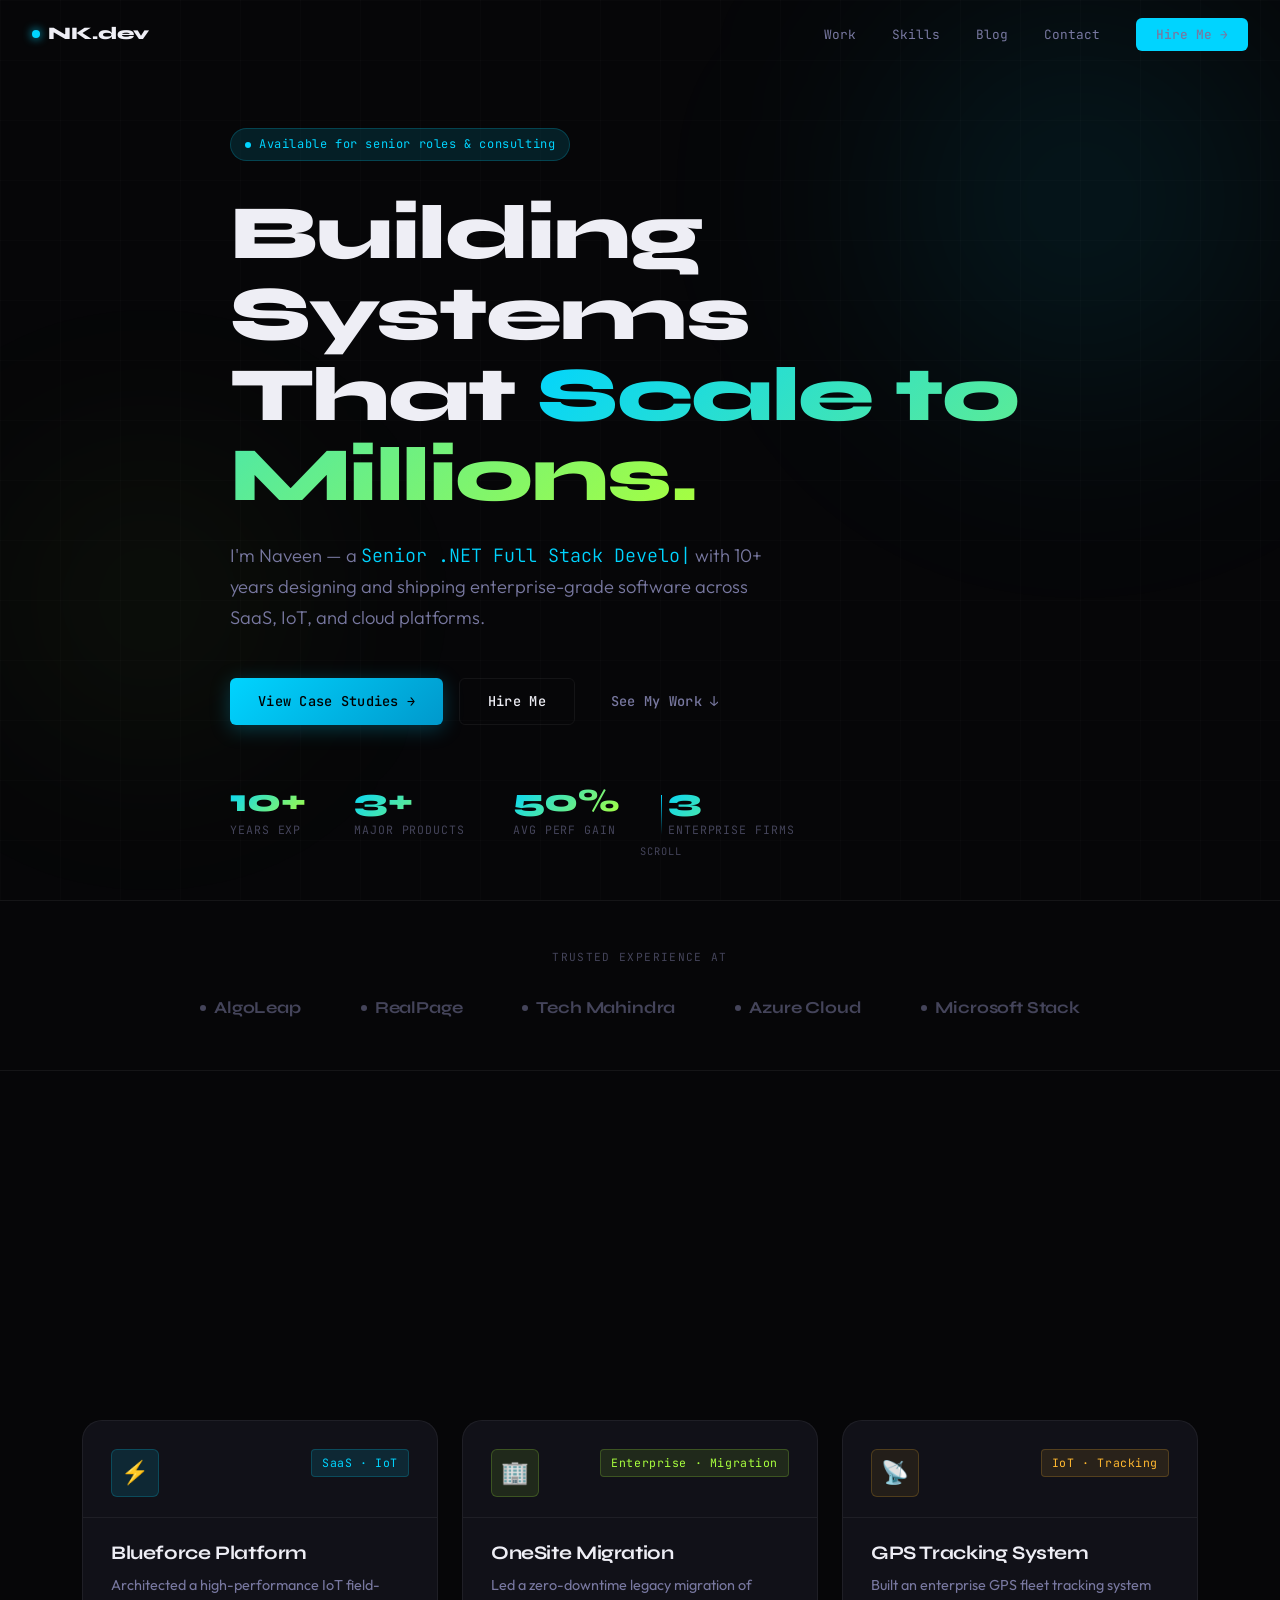
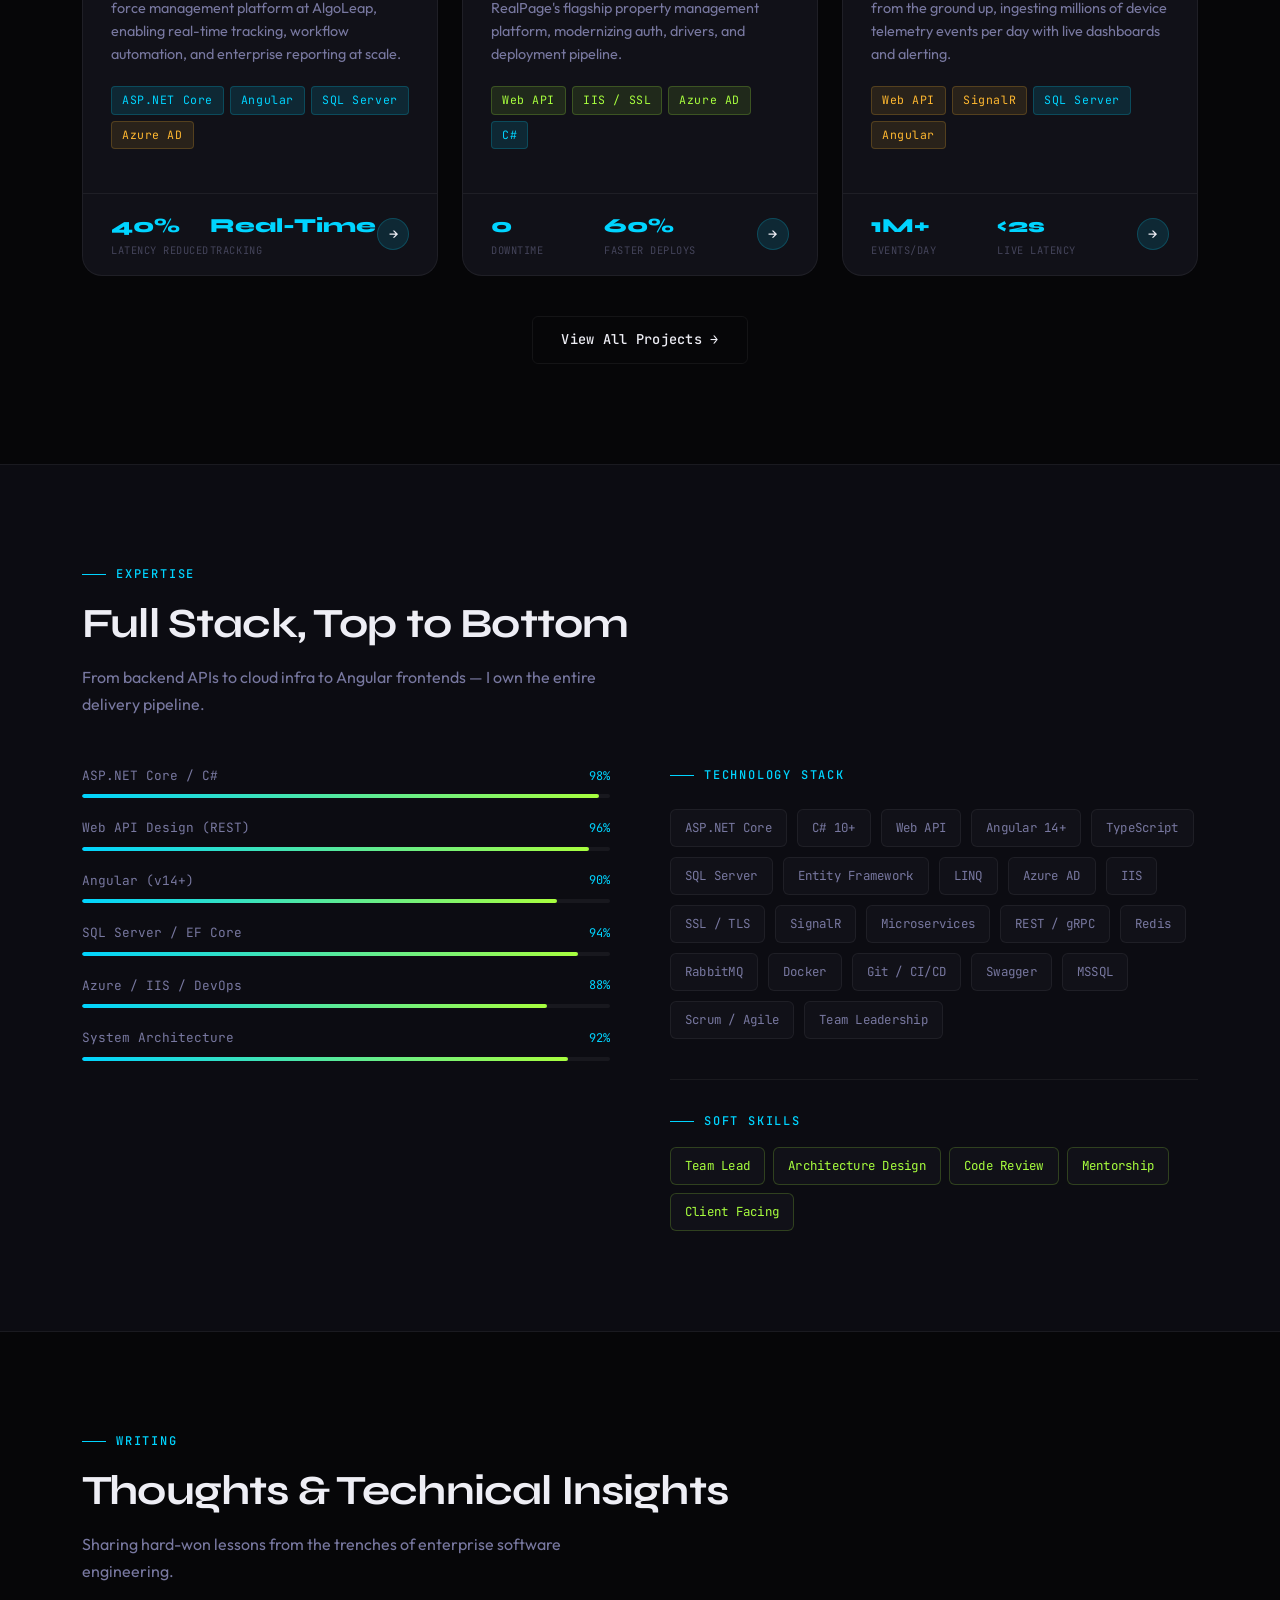
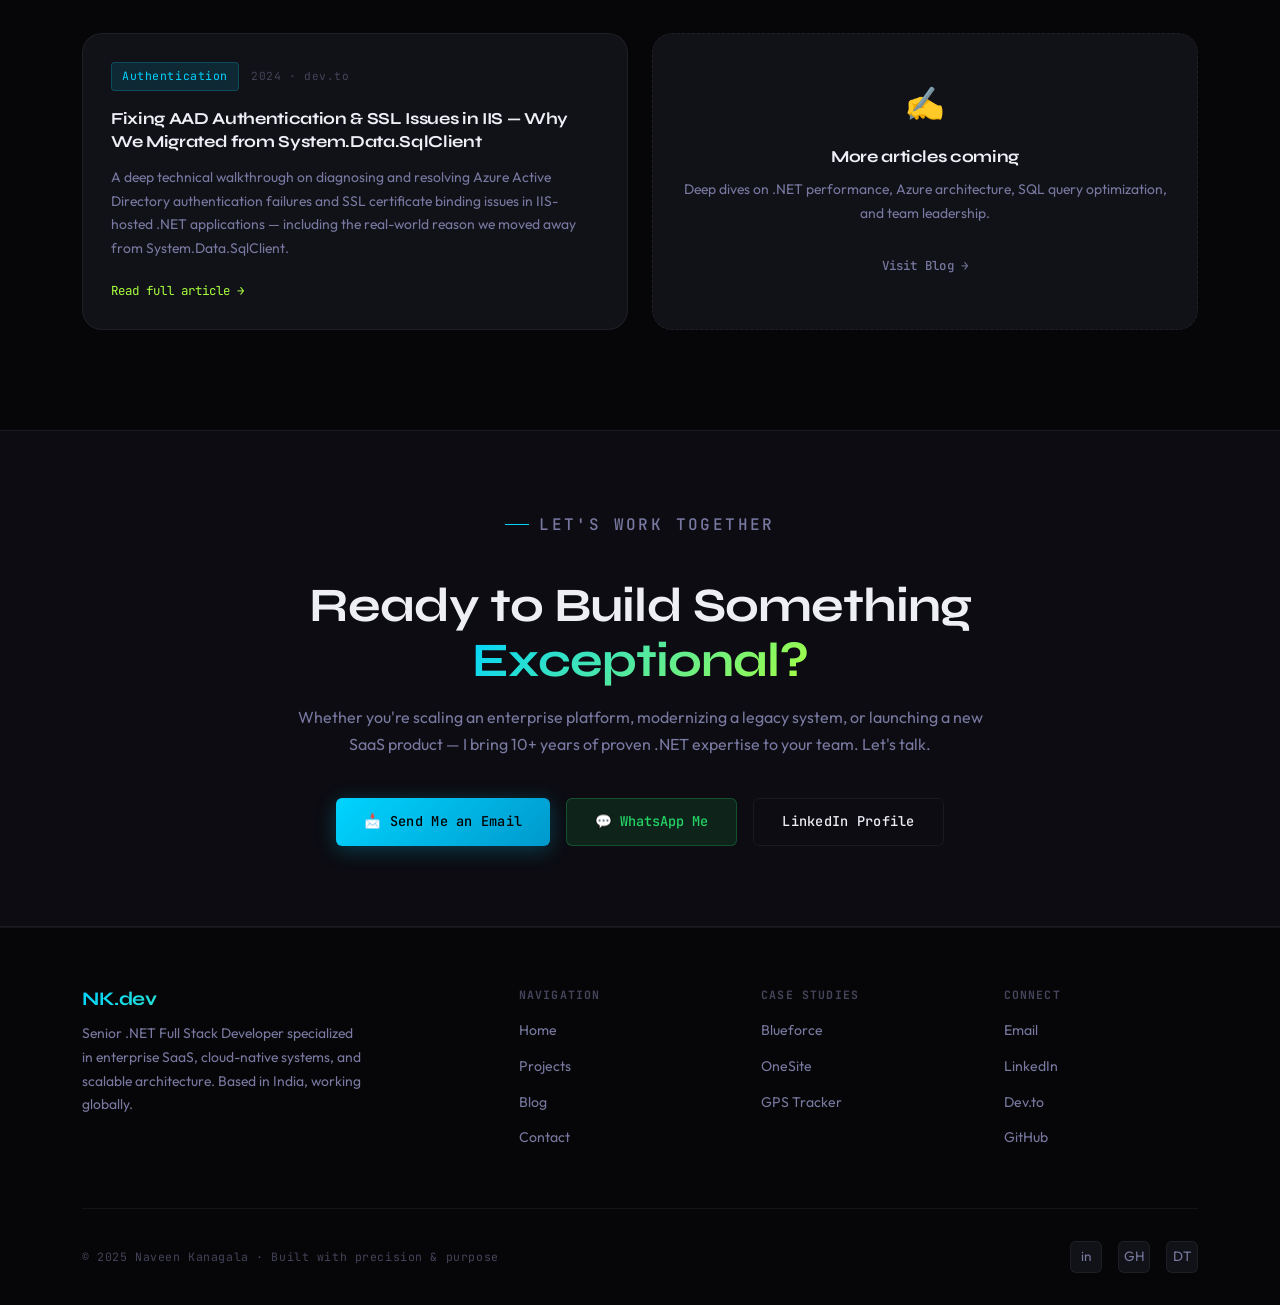
<file: index.html>
<!DOCTYPE html>
<html lang="en">
<head>
  <meta charset="UTF-8" />
  <meta name="viewport" content="width=device-width, initial-scale=1.0" />
  <title>Naveen Kanagala — Senior .NET Full Stack Developer</title>
  <meta name="description" content="Senior .NET Full Stack Developer with 10+ years building enterprise SaaS, IoT platforms, and cloud-native systems. Available for hire." />
  <meta name="keywords" content=".NET developer, ASP.NET Core, C#, Angular, Azure, full stack, enterprise software" />
  <meta property="og:title" content="Naveen Kanagala — Senior .NET Full Stack Developer" />
  <meta property="og:description" content="10+ years building scalable enterprise systems. Hire me for your next project." />
  <link rel="stylesheet" href="styles.css" />
  <link rel="icon" type="image/svg+xml" href="data:image/svg+xml,<svg xmlns='http://www.w3.org/2000/svg' viewBox='0 0 32 32'><rect width='32' height='32' rx='6' fill='%2300D4FF'/><text y='23' x='6' font-size='18' font-weight='800' font-family='sans-serif' fill='%23000'>N</text></svg>" />
</head>
<body>

<!-- ══════════════════════════════════════════
     NAVBAR
══════════════════════════════════════════ -->
<nav class="navbar" role="navigation" aria-label="Main navigation">
  <a href="index.html" class="nav-logo">
    <span class="dot"></span>
    NK.dev
  </a>
  <ul class="nav-links">
    <li><a href="#work" class="active">Work</a></li>
    <li><a href="#skills">Skills</a></li>
    <li><a href="blog.html">Blog</a></li>
    <li><a href="#contact">Contact</a></li>
    <li><a href="mailto:naveenkanagala@email.com" class="nav-cta">Hire Me →</a></li>
  </ul>
  <button class="hamburger" aria-label="Toggle navigation">
    <span></span><span></span><span></span>
  </button>
</nav>

<!-- ══════════════════════════════════════════
     HERO
══════════════════════════════════════════ -->
<section class="hero" id="home">
  <div class="hero-bg">
    <div class="hero-orb hero-orb-1"></div>
    <div class="hero-orb hero-orb-2"></div>
  </div>

  <div class="container">
    <div class="hero-content">

      <div class="hero-badge">
        <span class="blink"></span>
        Available for senior roles &amp; consulting
      </div>

      <h1>
        Building Systems<br>
        That <span class="gradient-text">Scale to Millions.</span>
      </h1>

      <p class="hero-sub">
        I'm Naveen — a <span class="mono" style="color:var(--cyan)"><span class="typing-text">Senior .NET Full Stack Developer</span><span class="typing-cursor"></span></span>
        with 10+ years designing and shipping enterprise-grade software across
        SaaS, IoT, and cloud platforms.
      </p>

      <div class="hero-actions">
        <a href="projects.html" class="btn btn-primary">
          <span>View Case Studies</span>
          <span>→</span>
        </a>
        <a href="mailto:naveenkanagala@email.com" class="btn btn-secondary">
          Hire Me
        </a>
        <a href="#work" class="btn btn-ghost">See My Work ↓</a>
      </div>

      <div class="hero-stats">
        <div class="stat-item">
          <span class="stat-number">
            <span class="counter" data-target="10" data-suffix="+">10+</span>
          </span>
          <span class="stat-label">YEARS EXP</span>
        </div>
        <div class="stat-item">
          <span class="stat-number">
            <span class="counter" data-target="3" data-suffix="+">3+</span>
          </span>
          <span class="stat-label">MAJOR PRODUCTS</span>
        </div>
        <div class="stat-item">
          <span class="stat-number">
            <span class="counter" data-target="50" data-suffix="%">50%</span>
          </span>
          <span class="stat-label">AVG PERF GAIN</span>
        </div>
        <div class="stat-item">
          <span class="stat-number">
            <span class="counter" data-target="3">3</span>
          </span>
          <span class="stat-label">ENTERPRISE FIRMS</span>
        </div>
      </div>

    </div>
  </div>

  <div class="scroll-indicator">
    <div class="scroll-line"></div>
    <span>SCROLL</span>
  </div>
</section>

<!-- ══════════════════════════════════════════
     TRUST LOGOS
══════════════════════════════════════════ -->
<div class="trust-section">
  <div class="container">
    <p class="trust-label">Trusted experience at</p>
    <div class="trust-logos">
      <div class="trust-logo">
        <span class="logo-dot"></span>
        AlgoLeap
      </div>
      <div class="trust-logo">
        <span class="logo-dot"></span>
        RealPage
      </div>
      <div class="trust-logo">
        <span class="logo-dot"></span>
        Tech Mahindra
      </div>
      <div class="trust-logo">
        <span class="logo-dot"></span>
        Azure Cloud
      </div>
      <div class="trust-logo">
        <span class="logo-dot"></span>
        Microsoft Stack
      </div>
    </div>
  </div>
</div>

<!-- ══════════════════════════════════════════
     FEATURED CASE STUDIES
══════════════════════════════════════════ -->
<section class="section" id="work">
  <div class="container">

    <div class="fade-in-up">
      <p class="section-label">Featured Work</p>
      <h2 class="section-title">Case Studies That<br>Drove Real Impact</h2>
      <p class="section-desc">
        Not just code — engineered solutions that moved metrics, reduced costs,
        and scaled with business growth.
      </p>
    </div>

    <div class="case-grid">

      <!-- Card 1: Blueforce -->
      <a href="case-study-blueforce.html" class="case-card fade-in-up delay-1">
        <div class="case-card-header">
          <div class="case-card-icon cyan">⚡</div>
          <div class="tag tag-cyan">SaaS · IoT</div>
        </div>
        <div class="case-card-body">
          <h3>Blueforce Platform</h3>
          <p>
            Architected a high-performance IoT field-force management platform at AlgoLeap,
            enabling real-time tracking, workflow automation, and enterprise reporting at scale.
          </p>
          <div class="case-tags">
            <span class="tag tag-cyan">ASP.NET Core</span>
            <span class="tag tag-cyan">Angular</span>
            <span class="tag tag-cyan">SQL Server</span>
            <span class="tag tag-amber">Azure AD</span>
          </div>
        </div>
        <div class="case-card-footer">
          <div class="case-metric">
            <span class="case-metric-val">40%</span>
            <span class="case-metric-label">LATENCY REDUCED</span>
          </div>
          <div class="case-metric">
            <span class="case-metric-val">Real-Time</span>
            <span class="case-metric-label">TRACKING</span>
          </div>
          <div class="case-arrow">→</div>
        </div>
      </a>

      <!-- Card 2: OneSite -->
      <a href="case-study-onesite.html" class="case-card fade-in-up delay-2">
        <div class="case-card-header">
          <div class="case-card-icon green">🏢</div>
          <div class="tag tag-green">Enterprise · Migration</div>
        </div>
        <div class="case-card-body">
          <h3>OneSite Migration</h3>
          <p>
            Led a zero-downtime legacy migration of RealPage's flagship property
            management platform, modernizing auth, drivers, and deployment pipeline.
          </p>
          <div class="case-tags">
            <span class="tag tag-green">Web API</span>
            <span class="tag tag-green">IIS / SSL</span>
            <span class="tag tag-green">Azure AD</span>
            <span class="tag tag-cyan">C#</span>
          </div>
        </div>
        <div class="case-card-footer">
          <div class="case-metric">
            <span class="case-metric-val">0</span>
            <span class="case-metric-label">DOWNTIME</span>
          </div>
          <div class="case-metric">
            <span class="case-metric-val">60%</span>
            <span class="case-metric-label">FASTER DEPLOYS</span>
          </div>
          <div class="case-arrow">→</div>
        </div>
      </a>

      <!-- Card 3: GPS -->
      <a href="case-study-gps.html" class="case-card fade-in-up delay-3">
        <div class="case-card-header">
          <div class="case-card-icon amber">📡</div>
          <div class="tag tag-amber">IoT · Tracking</div>
        </div>
        <div class="case-card-body">
          <h3>GPS Tracking System</h3>
          <p>
            Built an enterprise GPS fleet tracking system from the ground up, ingesting
            millions of device telemetry events per day with live dashboards and alerting.
          </p>
          <div class="case-tags">
            <span class="tag tag-amber">Web API</span>
            <span class="tag tag-amber">SignalR</span>
            <span class="tag tag-cyan">SQL Server</span>
            <span class="tag tag-amber">Angular</span>
          </div>
        </div>
        <div class="case-card-footer">
          <div class="case-metric">
            <span class="case-metric-val">1M+</span>
            <span class="case-metric-label">EVENTS/DAY</span>
          </div>
          <div class="case-metric">
            <span class="case-metric-val">&lt;2s</span>
            <span class="case-metric-label">LIVE LATENCY</span>
          </div>
          <div class="case-arrow">→</div>
        </div>
      </a>

    </div>

    <div style="text-align:center; margin-top:40px;" class="fade-in-up delay-4">
      <a href="projects.html" class="btn btn-secondary">View All Projects →</a>
    </div>

  </div>
</section>

<!-- ══════════════════════════════════════════
     SKILLS
══════════════════════════════════════════ -->
<section class="section" id="skills" style="background:var(--bg-surface); border-top:1px solid var(--border); border-bottom:1px solid var(--border);">
  <div class="container">

    <div class="fade-in-up">
      <p class="section-label">Expertise</p>
      <h2 class="section-title">Full Stack, Top to Bottom</h2>
      <p class="section-desc">
        From backend APIs to cloud infra to Angular frontends —
        I own the entire delivery pipeline.
      </p>
    </div>

    <div class="skills-wrapper">

      <!-- Skill Bars -->
      <div class="skill-bars fade-in-up delay-1">
        <div class="skill-item">
          <div class="skill-header">
            <span class="skill-name">ASP.NET Core / C#</span>
            <span class="skill-pct">98%</span>
          </div>
          <div class="skill-bar-bg">
            <div class="skill-bar-fill" style="width:98%"></div>
          </div>
        </div>
        <div class="skill-item">
          <div class="skill-header">
            <span class="skill-name">Web API Design (REST)</span>
            <span class="skill-pct">96%</span>
          </div>
          <div class="skill-bar-bg">
            <div class="skill-bar-fill" style="width:96%"></div>
          </div>
        </div>
        <div class="skill-item">
          <div class="skill-header">
            <span class="skill-name">Angular (v14+)</span>
            <span class="skill-pct">90%</span>
          </div>
          <div class="skill-bar-bg">
            <div class="skill-bar-fill" style="width:90%"></div>
          </div>
        </div>
        <div class="skill-item">
          <div class="skill-header">
            <span class="skill-name">SQL Server / EF Core</span>
            <span class="skill-pct">94%</span>
          </div>
          <div class="skill-bar-bg">
            <div class="skill-bar-fill" style="width:94%"></div>
          </div>
        </div>
        <div class="skill-item">
          <div class="skill-header">
            <span class="skill-name">Azure / IIS / DevOps</span>
            <span class="skill-pct">88%</span>
          </div>
          <div class="skill-bar-bg">
            <div class="skill-bar-fill" style="width:88%"></div>
          </div>
        </div>
        <div class="skill-item">
          <div class="skill-header">
            <span class="skill-name">System Architecture</span>
            <span class="skill-pct">92%</span>
          </div>
          <div class="skill-bar-bg">
            <div class="skill-bar-fill" style="width:92%"></div>
          </div>
        </div>
      </div>

      <!-- Tech Tag Cloud -->
      <div class="fade-in-up delay-2">
        <div style="margin-bottom:24px;">
          <p class="section-label">Technology Stack</p>
        </div>
        <div class="tech-tags-grid">
          <span class="tech-tag">ASP.NET Core</span>
          <span class="tech-tag">C# 10+</span>
          <span class="tech-tag">Web API</span>
          <span class="tech-tag">Angular 14+</span>
          <span class="tech-tag">TypeScript</span>
          <span class="tech-tag">SQL Server</span>
          <span class="tech-tag">Entity Framework</span>
          <span class="tech-tag">LINQ</span>
          <span class="tech-tag">Azure AD</span>
          <span class="tech-tag">IIS</span>
          <span class="tech-tag">SSL / TLS</span>
          <span class="tech-tag">SignalR</span>
          <span class="tech-tag">Microservices</span>
          <span class="tech-tag">REST / gRPC</span>
          <span class="tech-tag">Redis</span>
          <span class="tech-tag">RabbitMQ</span>
          <span class="tech-tag">Docker</span>
          <span class="tech-tag">Git / CI/CD</span>
          <span class="tech-tag">Swagger</span>
          <span class="tech-tag">MSSQL</span>
          <span class="tech-tag">Scrum / Agile</span>
          <span class="tech-tag">Team Leadership</span>
        </div>

        <div style="margin-top:40px; padding-top:32px; border-top:1px solid var(--border);">
          <p class="section-label">Soft Skills</p>
          <div class="tech-tags-grid" style="gap:8px;">
            <span class="tech-tag" style="border-color:rgba(168,255,62,0.2);color:var(--green);">Team Lead</span>
            <span class="tech-tag" style="border-color:rgba(168,255,62,0.2);color:var(--green);">Architecture Design</span>
            <span class="tech-tag" style="border-color:rgba(168,255,62,0.2);color:var(--green);">Code Review</span>
            <span class="tech-tag" style="border-color:rgba(168,255,62,0.2);color:var(--green);">Mentorship</span>
            <span class="tech-tag" style="border-color:rgba(168,255,62,0.2);color:var(--green);">Client Facing</span>
          </div>
        </div>
      </div>

    </div>
  </div>
</section>

<!-- ══════════════════════════════════════════
     BLOG PREVIEW
══════════════════════════════════════════ -->
<section class="section" id="blog">
  <div class="container">

    <div class="fade-in-up">
      <p class="section-label">Writing</p>
      <h2 class="section-title">Thoughts & Technical Insights</h2>
      <p class="section-desc">
        Sharing hard-won lessons from the trenches of enterprise software engineering.
      </p>
    </div>

    <div class="blog-grid">

      <div class="blog-card fade-in-up delay-1">
        <div class="blog-meta">
          <span class="tag tag-cyan">Authentication</span>
          <span class="blog-date">2024 · dev.to</span>
        </div>
        <h3>Fixing AAD Authentication & SSL Issues in IIS — Why We Migrated from System.Data.SqlClient</h3>
        <p>
          A deep technical walkthrough on diagnosing and resolving Azure Active Directory
          authentication failures and SSL certificate binding issues in IIS-hosted .NET applications —
          including the real-world reason we moved away from System.Data.SqlClient.
        </p>
        <a href="blog.html" class="blog-read-link">
          Read full article →
        </a>
      </div>

      <div class="blog-card fade-in-up delay-2" style="border-style:dashed; display:flex; flex-direction:column; align-items:center; justify-content:center; text-align:center; min-height:240px;">
        <div style="font-size:2rem; margin-bottom:16px;">✍️</div>
        <h3 style="margin-bottom:10px;">More articles coming</h3>
        <p style="margin-bottom:20px;">
          Deep dives on .NET performance, Azure architecture, SQL query optimization, and team leadership.
        </p>
        <a href="blog.html" class="btn btn-ghost" style="font-size:0.78rem;">Visit Blog →</a>
      </div>

    </div>

  </div>
</section>

<!-- ══════════════════════════════════════════
     HIRE ME CTA
══════════════════════════════════════════ -->
<section class="hire-section" id="contact">
  <div class="container">
    <div class="hire-inner fade-in-up">

      <p class="section-label" style="justify-content:center;">Let's Work Together</p>
      <h2>
        Ready to Build Something<br>
        <span class="gradient-text">Exceptional?</span>
      </h2>
      <p>
        Whether you're scaling an enterprise platform, modernizing a legacy system,
        or launching a new SaaS product — I bring 10+ years of proven .NET expertise
        to your team. Let's talk.
      </p>

      <div class="hire-actions">
        <a href="mailto:naveenkanagala@email.com" class="btn btn-primary">
          📩 Send Me an Email
        </a>
        <a href="https://wa.me/91XXXXXXXXXX" class="whatsapp-btn" target="_blank" rel="noopener">
          💬 WhatsApp Me
        </a>
        <a href="https://linkedin.com/in/naveen-kanagala" class="btn btn-secondary" target="_blank" rel="noopener">
          LinkedIn Profile
        </a>
      </div>

    </div>
  </div>
</section>

<!-- ══════════════════════════════════════════
     FOOTER
══════════════════════════════════════════ -->
<footer class="footer">
  <div class="container">
    <div class="footer-inner">

      <div class="footer-brand">
        <h3 class="gradient-text">NK.dev</h3>
        <p>
          Senior .NET Full Stack Developer specialized in enterprise SaaS, 
          cloud-native systems, and scalable architecture. Based in India, 
          working globally.
        </p>
      </div>

      <div class="footer-col">
        <h4>Navigation</h4>
        <ul>
          <li><a href="index.html">Home</a></li>
          <li><a href="projects.html">Projects</a></li>
          <li><a href="blog.html">Blog</a></li>
          <li><a href="#contact">Contact</a></li>
        </ul>
      </div>

      <div class="footer-col">
        <h4>Case Studies</h4>
        <ul>
          <li><a href="case-study-blueforce.html">Blueforce</a></li>
          <li><a href="case-study-onesite.html">OneSite</a></li>
          <li><a href="case-study-gps.html">GPS Tracker</a></li>
        </ul>
      </div>

      <div class="footer-col">
        <h4>Connect</h4>
        <ul>
          <li><a href="mailto:naveenkanagala@email.com">Email</a></li>
          <li><a href="https://linkedin.com/in/naveen-kanagala" target="_blank">LinkedIn</a></li>
          <li><a href="https://dev.to/naveen_kanagala" target="_blank">Dev.to</a></li>
          <li><a href="https://github.com/naveen-kanagala" target="_blank">GitHub</a></li>
        </ul>
      </div>

    </div>

    <div class="footer-bottom">
      <p>© 2025 Naveen Kanagala · Built with precision &amp; purpose</p>
      <div class="footer-socials">
        <a href="https://linkedin.com/in/naveen-kanagala" class="social-link" target="_blank" aria-label="LinkedIn">in</a>
        <a href="https://github.com/naveen-kanagala" class="social-link" target="_blank" aria-label="GitHub">GH</a>
        <a href="https://dev.to/naveen_kanagala" class="social-link" target="_blank" aria-label="Dev.to">DT</a>
      </div>
    </div>

  </div>
</footer>

<!-- Sticky CTA -->
<div class="sticky-cta">
  <a href="mailto:naveenkanagala@email.com" class="btn btn-primary">
    📩 Hire Me
  </a>
</div>

<script src="script.js"></script>
</body>
</html>
</file>
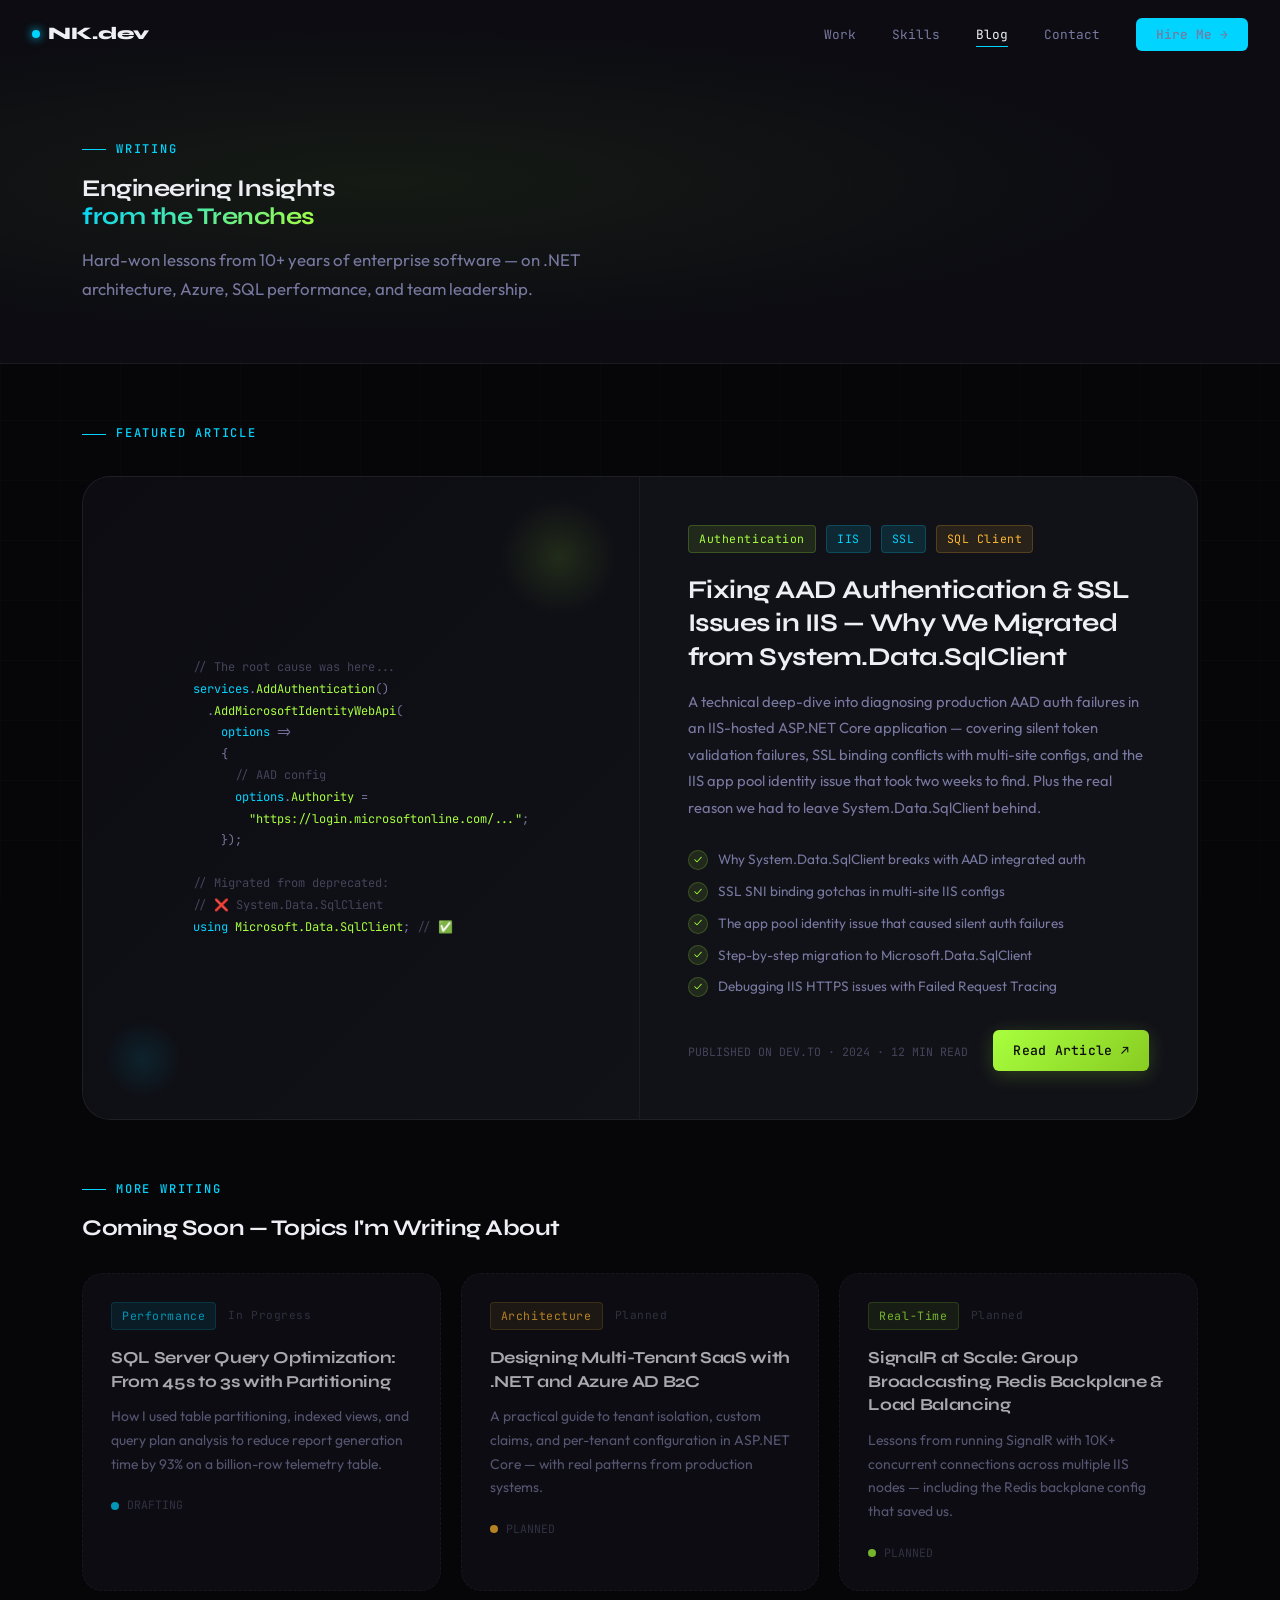
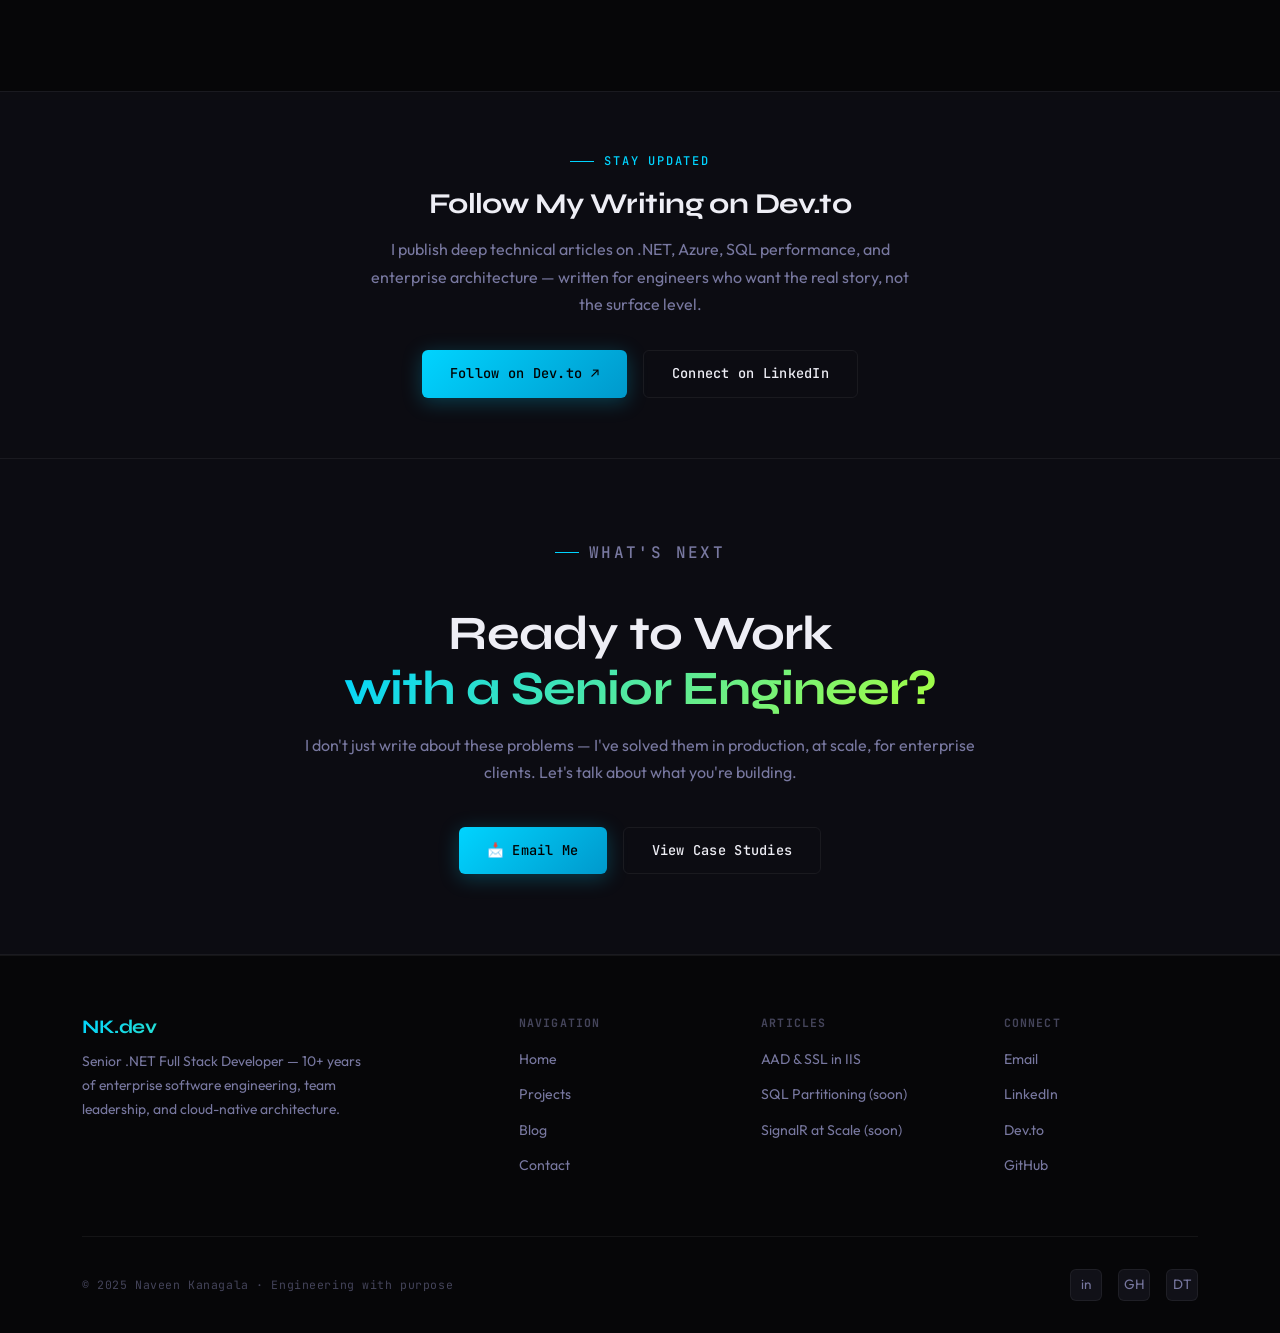
<file: blog.html>
<!DOCTYPE html>
<html lang="en">
<head>
  <meta charset="UTF-8" />
  <meta name="viewport" content="width=device-width, initial-scale=1.0" />
  <title>Blog — Naveen Kanagala | .NET Engineering Insights</title>
  <meta name="description" content="Technical writing by Naveen Kanagala — deep dives on .NET, ASP.NET Core, Azure AD, SQL Server performance, and enterprise software engineering." />
  <link rel="stylesheet" href="styles.css" />
  <link rel="icon" type="image/svg+xml" href="data:image/svg+xml,<svg xmlns='http://www.w3.org/2000/svg' viewBox='0 0 32 32'><rect width='32' height='32' rx='6' fill='%2300D4FF'/><text y='23' x='6' font-size='18' font-weight='800' font-family='sans-serif' fill='%23000'>N</text></svg>" />
</head>
<body>

<nav class="navbar" role="navigation">
  <a href="index.html" class="nav-logo"><span class="dot"></span>NK.dev</a>
  <ul class="nav-links">
    <li><a href="projects.html">Work</a></li>
    <li><a href="index.html#skills">Skills</a></li>
    <li><a href="blog.html" class="active">Blog</a></li>
    <li><a href="index.html#contact">Contact</a></li>
    <li><a href="mailto:naveenkanagala@email.com" class="nav-cta">Hire Me →</a></li>
  </ul>
  <button class="hamburger" aria-label="Toggle navigation"><span></span><span></span><span></span></button>
</nav>

<!-- ══════ HERO ══════ -->
<section class="blog-hero" style="background:var(--bg-surface); border-bottom:1px solid var(--border); overflow:hidden; position:relative;">
  <div style="position:absolute;inset:0;background:radial-gradient(ellipse at 30% 50%,rgba(168,255,62,0.06) 0%,transparent 60%);pointer-events:none;"></div>
  <div class="container" style="position:relative;z-index:1;">
    <div class="fade-in-up">
      <p class="section-label">Writing</p>
      <h1>Engineering Insights<br><span class="gradient-text">from the Trenches</span></h1>
      <p style="font-size:1.05rem;color:var(--text-secondary);max-width:520px;line-height:1.7;margin-top:16px;">
        Hard-won lessons from 10+ years of enterprise software — on
        .NET architecture, Azure, SQL performance, and team leadership.
      </p>
    </div>
  </div>
</section>

<!-- ══════ FEATURED ARTICLE ══════ -->
<section class="blog-featured">
  <div class="container" style="padding-top:60px;">

    <div class="fade-in-up" style="margin-bottom:32px;">
      <p class="section-label">Featured Article</p>
    </div>

    <a href="https://dev.to/naveen_kanagala/fixing-aad-authentication-and-ssl-issues-in-iis-why-we-migrated-from-systemdatasqlclient-to-21l0"
       target="_blank" rel="noopener" class="blog-featured-card fade-in-up delay-1" style="display:grid;">

      <div class="blog-featured-visual">
        <!-- Decorative floating orbs -->
        <div style="position:absolute;top:20px;right:20px;width:120px;height:120px;border-radius:50%;background:radial-gradient(circle,rgba(168,255,62,0.12) 0%,transparent 70%);"></div>
        <div style="position:absolute;bottom:20px;left:20px;width:80px;height:80px;border-radius:50%;background:radial-gradient(circle,rgba(0,212,255,0.1) 0%,transparent 70%);"></div>

        <div class="blog-code-preview">
<span class="cm">// The root cause was here...</span><br>
<span class="kw">services</span>.<span class="str">AddAuthentication</span>()<br>
&nbsp;&nbsp;.<span class="str">AddMicrosoftIdentityWebApi</span>(<br>
&nbsp;&nbsp;&nbsp;&nbsp;<span class="kw">options</span> =><br>
&nbsp;&nbsp;&nbsp;&nbsp;{<br>
&nbsp;&nbsp;&nbsp;&nbsp;&nbsp;&nbsp;<span class="cm">// AAD config</span><br>
&nbsp;&nbsp;&nbsp;&nbsp;&nbsp;&nbsp;<span class="kw">options</span>.<span class="str">Authority</span> =<br>
&nbsp;&nbsp;&nbsp;&nbsp;&nbsp;&nbsp;&nbsp;&nbsp;<span class="str">"https://login.microsoftonline.com/..."</span>;<br>
&nbsp;&nbsp;&nbsp;&nbsp;});<br><br>
<span class="cm">// Migrated from deprecated:</span><br>
<span class="cm">// ❌ System.Data.SqlClient</span><br>
<span class="kw">using</span> <span class="str">Microsoft.Data.SqlClient</span>; <span class="cm">// ✅</span>
        </div>
      </div>

      <div class="blog-featured-content">
        <div style="display:flex;gap:10px;margin-bottom:20px;flex-wrap:wrap;">
          <span class="tag tag-green">Authentication</span>
          <span class="tag tag-cyan">IIS</span>
          <span class="tag tag-cyan">SSL</span>
          <span class="tag tag-amber">SQL Client</span>
        </div>

        <h2>
          Fixing AAD Authentication & SSL Issues in IIS — Why We Migrated from System.Data.SqlClient
        </h2>

        <p>
          A technical deep-dive into diagnosing production AAD auth failures in an IIS-hosted
          ASP.NET Core application — covering silent token validation failures, SSL binding
          conflicts with multi-site configs, and the IIS app pool identity issue that took
          two weeks to find. Plus the real reason we had to leave System.Data.SqlClient behind.
        </p>

        <div class="blog-highlights">
          <div class="blog-highlight-item">Why System.Data.SqlClient breaks with AAD integrated auth</div>
          <div class="blog-highlight-item">SSL SNI binding gotchas in multi-site IIS configs</div>
          <div class="blog-highlight-item">The app pool identity issue that caused silent auth failures</div>
          <div class="blog-highlight-item">Step-by-step migration to Microsoft.Data.SqlClient</div>
          <div class="blog-highlight-item">Debugging IIS HTTPS issues with Failed Request Tracing</div>
        </div>

        <div style="display:flex;align-items:center;justify-content:space-between;flex-wrap:wrap;gap:12px;">
          <div>
            <span style="font-family:var(--font-mono);font-size:0.72rem;color:var(--text-muted);">PUBLISHED ON DEV.TO · 2024 · 12 MIN READ</span>
          </div>
          <span class="btn btn-green" style="font-size:0.82rem;padding:10px 20px;">
            Read Article ↗
          </span>
        </div>
      </div>

    </a>
  </div>
</section>

<!-- ══════ MORE ARTICLES ══════ -->
<section class="blog-articles-section">
  <div class="container">

    <div class="fade-in-up" style="margin-bottom:32px;">
      <p class="section-label">More Writing</p>
      <h2 class="blog-section-title">Coming Soon — Topics I'm Writing About</h2>
    </div>

    <div class="blog-articles-grid">

      <!-- Article 2 (upcoming) -->
      <div class="blog-card fade-in-up delay-1" style="border-style:dashed;opacity:0.7;">
        <div class="blog-meta">
          <span class="tag tag-cyan">Performance</span>
          <span class="blog-date">In Progress</span>
        </div>
        <h3>SQL Server Query Optimization: From 45s to 3s with Partitioning</h3>
        <p>
          How I used table partitioning, indexed views, and query plan analysis to
          reduce report generation time by 93% on a billion-row telemetry table.
        </p>
        <div style="display:flex;align-items:center;gap:8px;">
          <span style="width:8px;height:8px;border-radius:50%;background:var(--cyan);animation:pulse 2s ease-in-out infinite;display:inline-block;"></span>
          <span style="font-family:var(--font-mono);font-size:0.72rem;color:var(--text-muted);">DRAFTING</span>
        </div>
      </div>

      <!-- Article 3 (upcoming) -->
      <div class="blog-card fade-in-up delay-2" style="border-style:dashed;opacity:0.7;">
        <div class="blog-meta">
          <span class="tag tag-amber">Architecture</span>
          <span class="blog-date">Planned</span>
        </div>
        <h3>Designing Multi-Tenant SaaS with .NET and Azure AD B2C</h3>
        <p>
          A practical guide to tenant isolation, custom claims, and per-tenant
          configuration in ASP.NET Core — with real patterns from production systems.
        </p>
        <div style="display:flex;align-items:center;gap:8px;">
          <span style="width:8px;height:8px;border-radius:50%;background:var(--amber);display:inline-block;"></span>
          <span style="font-family:var(--font-mono);font-size:0.72rem;color:var(--text-muted);">PLANNED</span>
        </div>
      </div>

      <!-- Article 4 (upcoming) -->
      <div class="blog-card fade-in-up delay-3" style="border-style:dashed;opacity:0.7;">
        <div class="blog-meta">
          <span class="tag tag-green">Real-Time</span>
          <span class="blog-date">Planned</span>
        </div>
        <h3>SignalR at Scale: Group Broadcasting, Redis Backplane & Load Balancing</h3>
        <p>
          Lessons from running SignalR with 10K+ concurrent connections across
          multiple IIS nodes — including the Redis backplane config that saved us.
        </p>
        <div style="display:flex;align-items:center;gap:8px;">
          <span style="width:8px;height:8px;border-radius:50%;background:var(--green);display:inline-block;"></span>
          <span style="font-family:var(--font-mono);font-size:0.72rem;color:var(--text-muted);">PLANNED</span>
        </div>
      </div>

    </div>

  </div>
</section>

<!-- ══════ NEWSLETTER / FOLLOW CTA ══════ -->
<section style="padding:60px 0;border-top:1px solid var(--border);background:var(--bg-surface);">
  <div class="container">
    <div style="max-width:560px;margin:0 auto;text-align:center;" class="fade-in-up">
      <p class="section-label" style="justify-content:center;">Stay Updated</p>
      <h2 style="font-size:1.8rem;margin-bottom:16px;">
        Follow My Writing on Dev.to
      </h2>
      <p style="color:var(--text-secondary);line-height:1.7;margin-bottom:32px;">
        I publish deep technical articles on .NET, Azure, SQL performance, and enterprise
        architecture — written for engineers who want the real story, not the surface level.
      </p>
      <div style="display:flex;gap:16px;justify-content:center;flex-wrap:wrap;">
        <a href="https://dev.to/naveen_kanagala" target="_blank" rel="noopener" class="btn btn-primary">
          Follow on Dev.to ↗
        </a>
        <a href="https://linkedin.com/in/naveen-kanagala" target="_blank" rel="noopener" class="btn btn-secondary">
          Connect on LinkedIn
        </a>
      </div>
    </div>
  </div>
</section>

<!-- ══════ BACK TO PORTFOLIO ══════ -->
<section class="hire-section">
  <div class="container">
    <div class="hire-inner fade-in-up">
      <p class="section-label" style="justify-content:center;">What's Next</p>
      <h2>Ready to Work<br><span class="gradient-text">with a Senior Engineer?</span></h2>
      <p>I don't just write about these problems — I've solved them in production,
        at scale, for enterprise clients. Let's talk about what you're building.</p>
      <div class="hire-actions">
        <a href="mailto:naveenkanagala@email.com" class="btn btn-primary">📩 Email Me</a>
        <a href="projects.html" class="btn btn-secondary">View Case Studies</a>
      </div>
    </div>
  </div>
</section>

<footer class="footer">
  <div class="container">
    <div class="footer-inner">
      <div class="footer-brand">
        <h3 class="gradient-text">NK.dev</h3>
        <p>Senior .NET Full Stack Developer — 10+ years of enterprise software engineering, team leadership, and cloud-native architecture.</p>
      </div>
      <div class="footer-col">
        <h4>Navigation</h4>
        <ul>
          <li><a href="index.html">Home</a></li>
          <li><a href="projects.html">Projects</a></li>
          <li><a href="blog.html">Blog</a></li>
          <li><a href="index.html#contact">Contact</a></li>
        </ul>
      </div>
      <div class="footer-col">
        <h4>Articles</h4>
        <ul>
          <li><a href="https://dev.to/naveen_kanagala" target="_blank">AAD & SSL in IIS</a></li>
          <li><a href="blog.html">SQL Partitioning (soon)</a></li>
          <li><a href="blog.html">SignalR at Scale (soon)</a></li>
        </ul>
      </div>
      <div class="footer-col">
        <h4>Connect</h4>
        <ul>
          <li><a href="mailto:naveenkanagala@email.com">Email</a></li>
          <li><a href="https://linkedin.com/in/naveen-kanagala" target="_blank">LinkedIn</a></li>
          <li><a href="https://dev.to/naveen_kanagala" target="_blank">Dev.to</a></li>
          <li><a href="https://github.com/naveen-kanagala" target="_blank">GitHub</a></li>
        </ul>
      </div>
    </div>
    <div class="footer-bottom">
      <p>© 2025 Naveen Kanagala · Engineering with purpose</p>
      <div class="footer-socials">
        <a href="https://linkedin.com/in/naveen-kanagala" class="social-link" target="_blank">in</a>
        <a href="https://github.com/naveen-kanagala" class="social-link" target="_blank">GH</a>
        <a href="https://dev.to/naveen_kanagala" class="social-link" target="_blank">DT</a>
      </div>
    </div>
  </div>
</footer>

<div class="sticky-cta">
  <a href="mailto:naveenkanagala@email.com" class="btn btn-primary">📩 Hire Me</a>
</div>

<script src="script.js"></script>
</body>
</html>
</file>
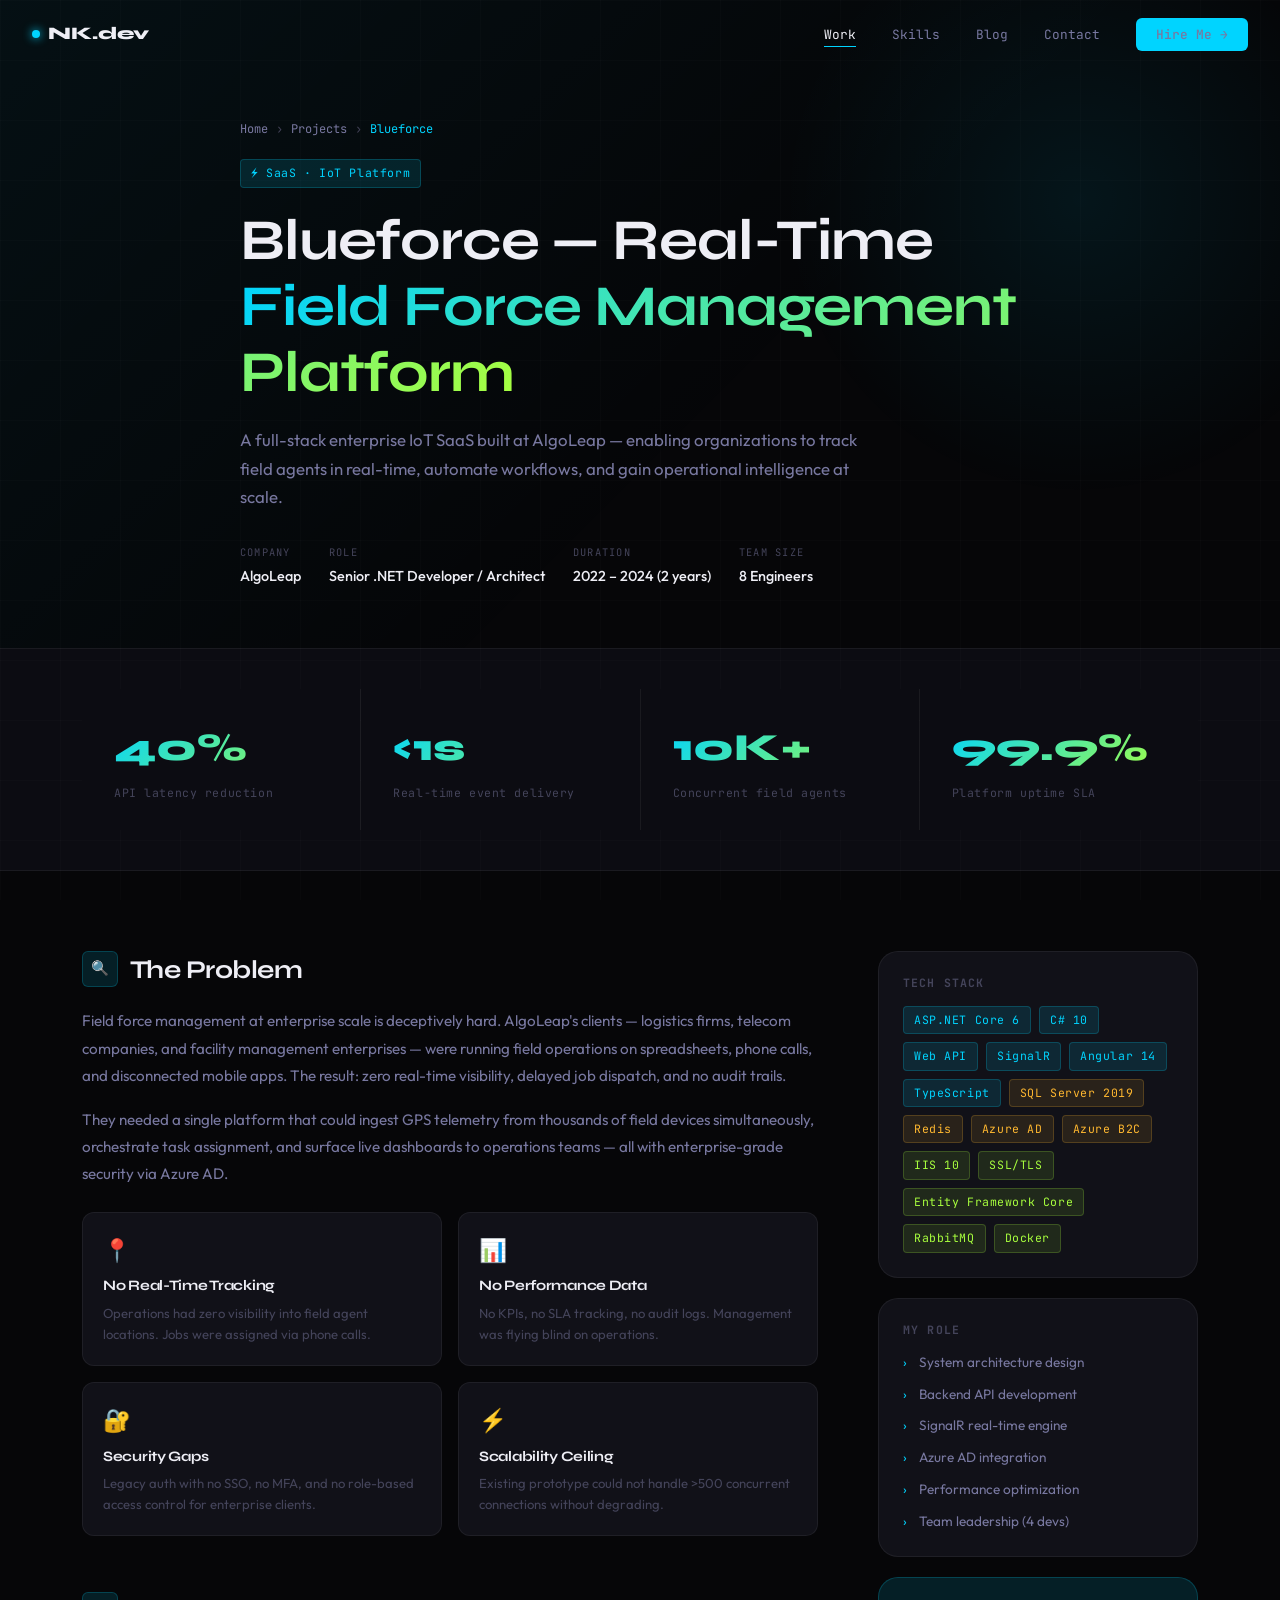
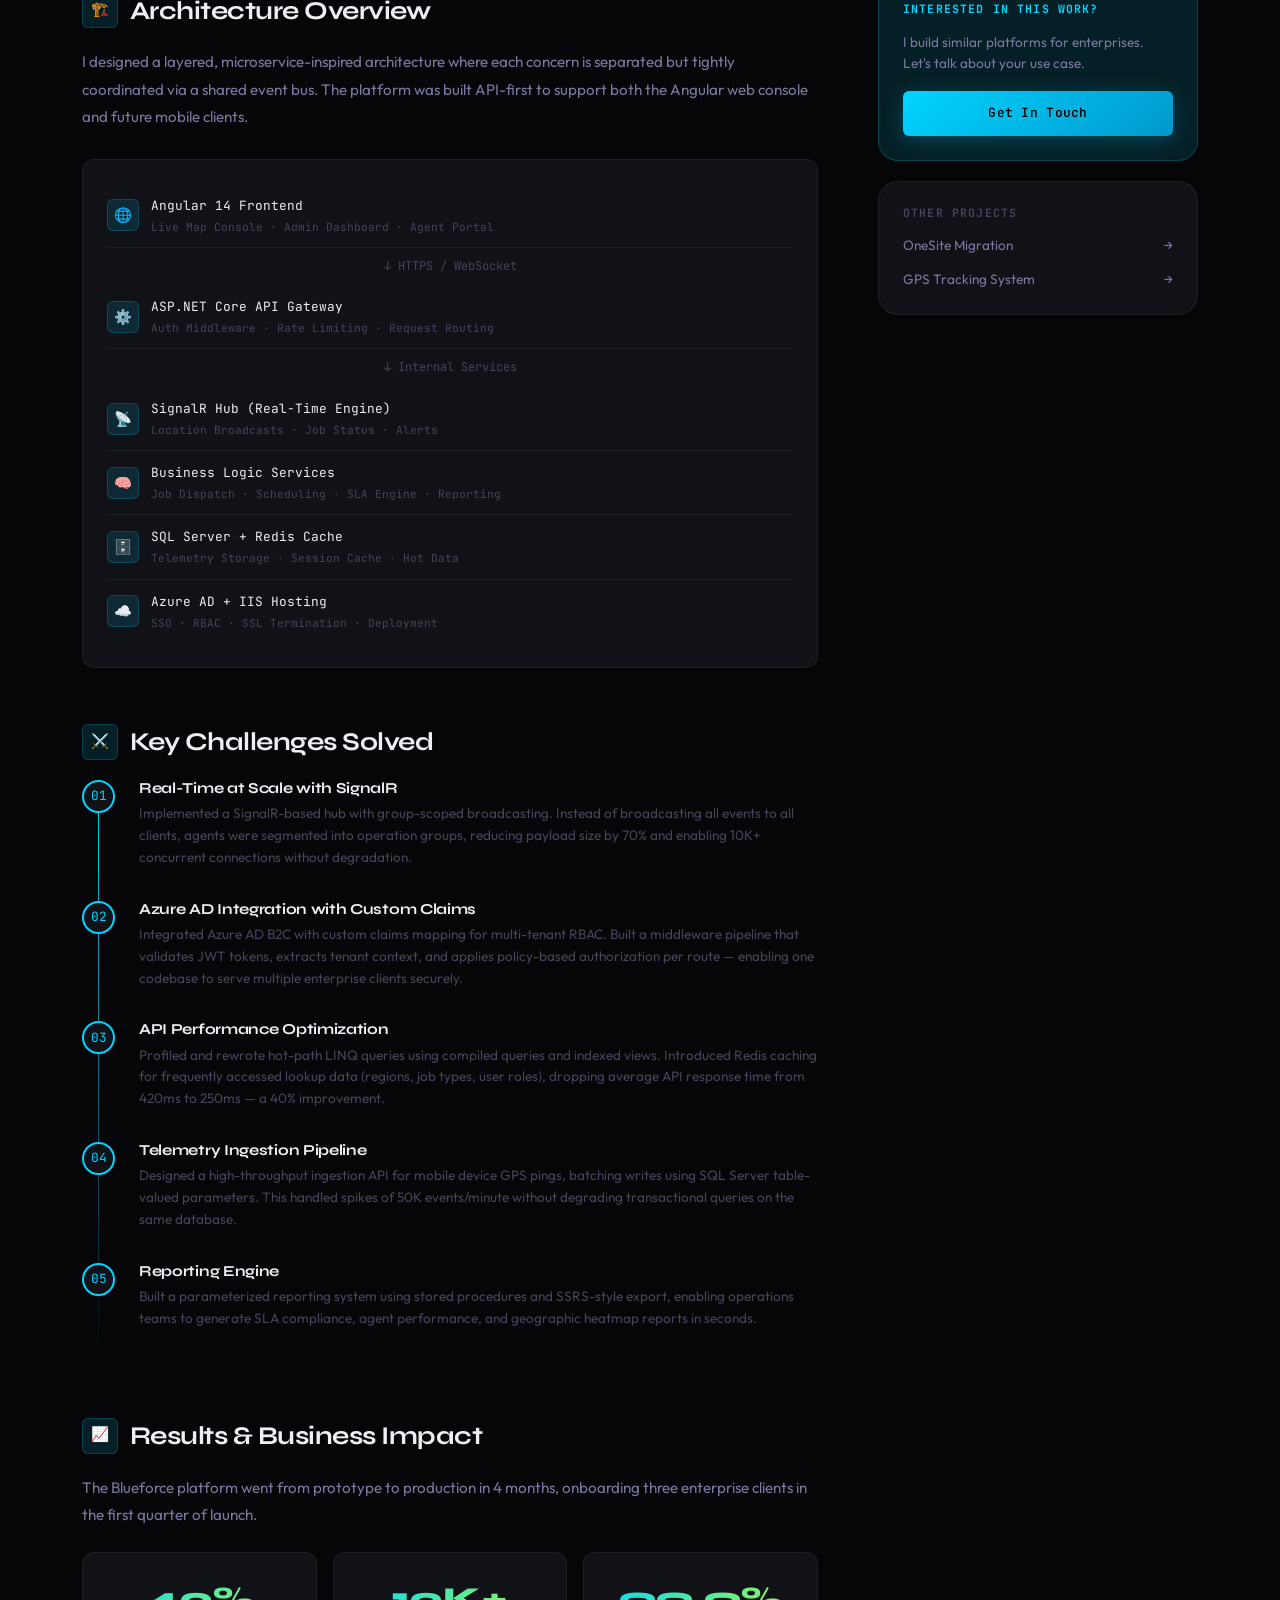
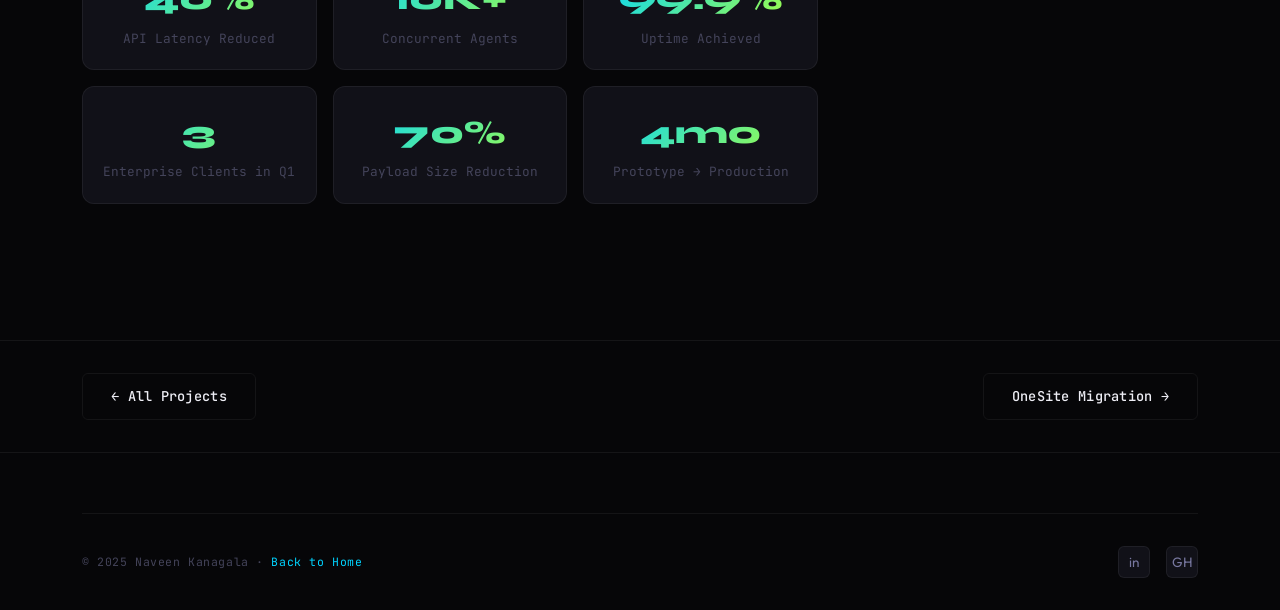
<file: case-study-blueforce.html>
<!DOCTYPE html>
<html lang="en">
<head>
  <meta charset="UTF-8" />
  <meta name="viewport" content="width=device-width, initial-scale=1.0" />
  <title>Blueforce Platform — Case Study | Naveen Kanagala</title>
  <meta name="description" content="How I architected a real-time IoT field-force management SaaS at AlgoLeap, reducing API latency by 40% and enabling enterprise-scale tracking." />
  <link rel="stylesheet" href="styles.css" />
  <link rel="icon" type="image/svg+xml" href="data:image/svg+xml,<svg xmlns='http://www.w3.org/2000/svg' viewBox='0 0 32 32'><rect width='32' height='32' rx='6' fill='%2300D4FF'/><text y='23' x='6' font-size='18' font-weight='800' font-family='sans-serif' fill='%23000'>N</text></svg>" />
</head>
<body>

<nav class="navbar" role="navigation">
  <a href="index.html" class="nav-logo"><span class="dot"></span>NK.dev</a>
  <ul class="nav-links">
    <li><a href="projects.html" class="active">Work</a></li>
    <li><a href="index.html#skills">Skills</a></li>
    <li><a href="blog.html">Blog</a></li>
    <li><a href="index.html#contact">Contact</a></li>
    <li><a href="mailto:naveenkanagala@email.com" class="nav-cta">Hire Me →</a></li>
  </ul>
  <button class="hamburger" aria-label="Toggle navigation"><span></span><span></span><span></span></button>
</nav>

<!-- ══════ HERO ══════ -->
<section class="cs-hero">
  <div class="cs-hero-bg"></div>
  <div style="position:absolute;top:-100px;right:-100px;width:600px;height:600px;border-radius:50%;background:radial-gradient(circle,rgba(0,212,255,0.08) 0%,transparent 70%);pointer-events:none;"></div>
  <div class="container" style="position:relative;z-index:1;">
    <nav class="cs-breadcrumb">
      <a href="index.html">Home</a>
      <span>›</span>
      <a href="projects.html">Projects</a>
      <span>›</span>
      <span style="color:var(--cyan);">Blueforce</span>
    </nav>

    <div class="tag tag-cyan" style="margin-bottom:20px;display:inline-flex;">⚡ SaaS · IoT Platform</div>

    <h1>
      Blueforce — Real-Time<br>
      <span class="gradient-text">Field Force Management Platform</span>
    </h1>

    <p style="font-size:1.05rem;color:var(--text-secondary);max-width:620px;line-height:1.7;margin-bottom:28px;">
      A full-stack enterprise IoT SaaS built at AlgoLeap — enabling organizations to
      track field agents in real-time, automate workflows, and gain operational intelligence
      at scale.
    </p>

    <div class="cs-hero-meta">
      <div class="cs-meta-item">
        <span class="cs-meta-label">Company</span>
        <span class="cs-meta-val">AlgoLeap</span>
      </div>
      <div class="cs-meta-item">
        <span class="cs-meta-label">Role</span>
        <span class="cs-meta-val">Senior .NET Developer / Architect</span>
      </div>
      <div class="cs-meta-item">
        <span class="cs-meta-label">Duration</span>
        <span class="cs-meta-val">2022 – 2024 (2 years)</span>
      </div>
      <div class="cs-meta-item">
        <span class="cs-meta-label">Team Size</span>
        <span class="cs-meta-val">8 Engineers</span>
      </div>
    </div>
  </div>
</section>

<!-- ══════ IMPACT BANNER ══════ -->
<div class="cs-impact">
  <div class="container">
    <div class="cs-impact-grid">
      <div class="cs-impact-item">
        <span class="cs-impact-num">40%</span>
        <span class="cs-impact-desc">API latency reduction</span>
      </div>
      <div class="cs-impact-item">
        <span class="cs-impact-num">&lt;1s</span>
        <span class="cs-impact-desc">Real-time event delivery</span>
      </div>
      <div class="cs-impact-item">
        <span class="cs-impact-num">10K+</span>
        <span class="cs-impact-desc">Concurrent field agents</span>
      </div>
      <div class="cs-impact-item">
        <span class="cs-impact-num">99.9%</span>
        <span class="cs-impact-desc">Platform uptime SLA</span>
      </div>
    </div>
  </div>
</div>

<!-- ══════ CONTENT ══════ -->
<div class="cs-content">
  <div class="container">
    <div class="cs-layout">

      <!-- MAIN -->
      <div class="cs-main">

        <!-- Problem -->
        <section class="fade-in-up">
          <h2>
            <div class="h2-icon">🔍</div>
            The Problem
          </h2>
          <p>
            Field force management at enterprise scale is deceptively hard. AlgoLeap's clients —
            logistics firms, telecom companies, and facility management enterprises — were running
            field operations on spreadsheets, phone calls, and disconnected mobile apps.
            The result: zero real-time visibility, delayed job dispatch, and no audit trails.
          </p>
          <p>
            They needed a single platform that could ingest GPS telemetry from thousands of
            field devices simultaneously, orchestrate task assignment, and surface live dashboards
            to operations teams — all with enterprise-grade security via Azure AD.
          </p>

          <div class="challenge-grid" style="margin-top:24px;">
            <div class="challenge-card">
              <div class="challenge-icon">📍</div>
              <h4>No Real-Time Tracking</h4>
              <p>Operations had zero visibility into field agent locations. Jobs were assigned via phone calls.</p>
            </div>
            <div class="challenge-card">
              <div class="challenge-icon">📊</div>
              <h4>No Performance Data</h4>
              <p>No KPIs, no SLA tracking, no audit logs. Management was flying blind on operations.</p>
            </div>
            <div class="challenge-card">
              <div class="challenge-icon">🔐</div>
              <h4>Security Gaps</h4>
              <p>Legacy auth with no SSO, no MFA, and no role-based access control for enterprise clients.</p>
            </div>
            <div class="challenge-card">
              <div class="challenge-icon">⚡</div>
              <h4>Scalability Ceiling</h4>
              <p>Existing prototype could not handle >500 concurrent connections without degrading.</p>
            </div>
          </div>
        </section>

        <!-- Architecture -->
        <section class="fade-in-up delay-1">
          <h2>
            <div class="h2-icon">🏗️</div>
            Architecture Overview
          </h2>
          <p>
            I designed a layered, microservice-inspired architecture where each concern is
            separated but tightly coordinated via a shared event bus. The platform was built
            API-first to support both the Angular web console and future mobile clients.
          </p>

          <div class="arch-diagram" style="margin:28px 0;">
            <div class="arch-layer">
              <div class="arch-layer-icon">🌐</div>
              <div>
                <div class="arch-layer-label">Angular 14 Frontend</div>
                <div class="arch-layer-sub">Live Map Console · Admin Dashboard · Agent Portal</div>
              </div>
            </div>
            <div style="text-align:center;padding:8px;color:var(--text-muted);font-size:0.75rem;">↓ HTTPS / WebSocket</div>
            <div class="arch-layer">
              <div class="arch-layer-icon">⚙️</div>
              <div>
                <div class="arch-layer-label">ASP.NET Core API Gateway</div>
                <div class="arch-layer-sub">Auth Middleware · Rate Limiting · Request Routing</div>
              </div>
            </div>
            <div style="text-align:center;padding:8px;color:var(--text-muted);font-size:0.75rem;">↓ Internal Services</div>
            <div class="arch-layer">
              <div class="arch-layer-icon">📡</div>
              <div>
                <div class="arch-layer-label">SignalR Hub (Real-Time Engine)</div>
                <div class="arch-layer-sub">Location Broadcasts · Job Status · Alerts</div>
              </div>
            </div>
            <div class="arch-layer">
              <div class="arch-layer-icon">🧠</div>
              <div>
                <div class="arch-layer-label">Business Logic Services</div>
                <div class="arch-layer-sub">Job Dispatch · Scheduling · SLA Engine · Reporting</div>
              </div>
            </div>
            <div class="arch-layer">
              <div class="arch-layer-icon">🗄️</div>
              <div>
                <div class="arch-layer-label">SQL Server + Redis Cache</div>
                <div class="arch-layer-sub">Telemetry Storage · Session Cache · Hot Data</div>
              </div>
            </div>
            <div class="arch-layer">
              <div class="arch-layer-icon">☁️</div>
              <div>
                <div class="arch-layer-label">Azure AD + IIS Hosting</div>
                <div class="arch-layer-sub">SSO · RBAC · SSL Termination · Deployment</div>
              </div>
            </div>
          </div>
        </section>

        <!-- Challenges -->
        <section class="fade-in-up delay-2">
          <h2>
            <div class="h2-icon">⚔️</div>
            Key Challenges Solved
          </h2>

          <div class="timeline">
            <div class="timeline-item">
              <div class="timeline-dot">01</div>
              <div class="timeline-body">
                <h4>Real-Time at Scale with SignalR</h4>
                <p>Implemented a SignalR-based hub with group-scoped broadcasting. Instead of broadcasting all events to all clients, agents were segmented into operation groups, reducing payload size by 70% and enabling 10K+ concurrent connections without degradation.</p>
              </div>
            </div>
            <div class="timeline-item">
              <div class="timeline-dot">02</div>
              <div class="timeline-body">
                <h4>Azure AD Integration with Custom Claims</h4>
                <p>Integrated Azure AD B2C with custom claims mapping for multi-tenant RBAC. Built a middleware pipeline that validates JWT tokens, extracts tenant context, and applies policy-based authorization per route — enabling one codebase to serve multiple enterprise clients securely.</p>
              </div>
            </div>
            <div class="timeline-item">
              <div class="timeline-dot">03</div>
              <div class="timeline-body">
                <h4>API Performance Optimization</h4>
                <p>Profiled and rewrote hot-path LINQ queries using compiled queries and indexed views. Introduced Redis caching for frequently accessed lookup data (regions, job types, user roles), dropping average API response time from 420ms to 250ms — a 40% improvement.</p>
              </div>
            </div>
            <div class="timeline-item">
              <div class="timeline-dot">04</div>
              <div class="timeline-body">
                <h4>Telemetry Ingestion Pipeline</h4>
                <p>Designed a high-throughput ingestion API for mobile device GPS pings, batching writes using SQL Server table-valued parameters. This handled spikes of 50K events/minute without degrading transactional queries on the same database.</p>
              </div>
            </div>
            <div class="timeline-item">
              <div class="timeline-dot">05</div>
              <div class="timeline-body">
                <h4>Reporting Engine</h4>
                <p>Built a parameterized reporting system using stored procedures and SSRS-style export, enabling operations teams to generate SLA compliance, agent performance, and geographic heatmap reports in seconds.</p>
              </div>
            </div>
          </div>
        </section>

        <!-- Results -->
        <section class="fade-in-up delay-3">
          <h2>
            <div class="h2-icon">📈</div>
            Results & Business Impact
          </h2>
          <p>
            The Blueforce platform went from prototype to production in 4 months,
            onboarding three enterprise clients in the first quarter of launch.
          </p>

          <div class="results-grid" style="margin-top:24px;">
            <div class="result-card">
              <div class="result-num">40%</div>
              <div class="result-label">API Latency Reduced</div>
            </div>
            <div class="result-card">
              <div class="result-num">10K+</div>
              <div class="result-label">Concurrent Agents</div>
            </div>
            <div class="result-card">
              <div class="result-num">99.9%</div>
              <div class="result-label">Uptime Achieved</div>
            </div>
            <div class="result-card">
              <div class="result-num">3</div>
              <div class="result-label">Enterprise Clients in Q1</div>
            </div>
            <div class="result-card">
              <div class="result-num">70%</div>
              <div class="result-label">Payload Size Reduction</div>
            </div>
            <div class="result-card">
              <div class="result-num">4mo</div>
              <div class="result-label">Prototype → Production</div>
            </div>
          </div>
        </section>

      </div>

      <!-- SIDEBAR -->
      <aside class="cs-sidebar fade-in-up delay-2">

        <div class="cs-sidebar-card">
          <h4>Tech Stack</h4>
          <div class="tech-stack-tags">
            <span class="tag tag-cyan">ASP.NET Core 6</span>
            <span class="tag tag-cyan">C# 10</span>
            <span class="tag tag-cyan">Web API</span>
            <span class="tag tag-cyan">SignalR</span>
            <span class="tag tag-cyan">Angular 14</span>
            <span class="tag tag-cyan">TypeScript</span>
            <span class="tag tag-amber">SQL Server 2019</span>
            <span class="tag tag-amber">Redis</span>
            <span class="tag tag-amber">Azure AD</span>
            <span class="tag tag-amber">Azure B2C</span>
            <span class="tag tag-green">IIS 10</span>
            <span class="tag tag-green">SSL/TLS</span>
            <span class="tag tag-green">Entity Framework Core</span>
            <span class="tag tag-green">RabbitMQ</span>
            <span class="tag tag-green">Docker</span>
          </div>
        </div>

        <div class="cs-sidebar-card">
          <h4>My Role</h4>
          <ul style="display:flex;flex-direction:column;gap:10px;">
            <li style="font-size:0.85rem;color:var(--text-secondary);padding-left:16px;position:relative;">
              <span style="position:absolute;left:0;color:var(--cyan);">›</span>
              System architecture design
            </li>
            <li style="font-size:0.85rem;color:var(--text-secondary);padding-left:16px;position:relative;">
              <span style="position:absolute;left:0;color:var(--cyan);">›</span>
              Backend API development
            </li>
            <li style="font-size:0.85rem;color:var(--text-secondary);padding-left:16px;position:relative;">
              <span style="position:absolute;left:0;color:var(--cyan);">›</span>
              SignalR real-time engine
            </li>
            <li style="font-size:0.85rem;color:var(--text-secondary);padding-left:16px;position:relative;">
              <span style="position:absolute;left:0;color:var(--cyan);">›</span>
              Azure AD integration
            </li>
            <li style="font-size:0.85rem;color:var(--text-secondary);padding-left:16px;position:relative;">
              <span style="position:absolute;left:0;color:var(--cyan);">›</span>
              Performance optimization
            </li>
            <li style="font-size:0.85rem;color:var(--text-secondary);padding-left:16px;position:relative;">
              <span style="position:absolute;left:0;color:var(--cyan);">›</span>
              Team leadership (4 devs)
            </li>
          </ul>
        </div>

        <div class="cs-sidebar-card" style="background:var(--cyan-dim);border-color:rgba(0,212,255,0.2);">
          <h4 style="color:var(--cyan);">Interested in this work?</h4>
          <p style="font-size:0.85rem;color:var(--text-secondary);margin-bottom:16px;">
            I build similar platforms for enterprises. Let's talk about your use case.
          </p>
          <a href="mailto:naveenkanagala@email.com" class="btn btn-primary" style="width:100%;justify-content:center;font-size:0.8rem;">
            Get In Touch
          </a>
        </div>

        <div class="cs-sidebar-card">
          <h4>Other Projects</h4>
          <div style="display:flex;flex-direction:column;gap:12px;">
            <a href="case-study-onesite.html" style="font-size:0.85rem;color:var(--text-secondary);display:flex;justify-content:space-between;align-items:center;transition:var(--transition);" onmouseover="this.style.color='var(--cyan)'" onmouseout="this.style.color='var(--text-secondary)'">
              <span>OneSite Migration</span><span>→</span>
            </a>
            <a href="case-study-gps.html" style="font-size:0.85rem;color:var(--text-secondary);display:flex;justify-content:space-between;align-items:center;transition:var(--transition);" onmouseover="this.style.color='var(--cyan)'" onmouseout="this.style.color='var(--text-secondary)'">
              <span>GPS Tracking System</span><span>→</span>
            </a>
          </div>
        </div>

      </aside>

    </div>
  </div>
</div>

<!-- Navigation -->
<div style="border-top:1px solid var(--border);padding:32px 0;">
  <div class="container" style="display:flex;justify-content:space-between;align-items:center;flex-wrap:wrap;gap:16px;">
    <a href="projects.html" class="btn btn-secondary">← All Projects</a>
    <a href="case-study-onesite.html" class="btn btn-secondary">OneSite Migration →</a>
  </div>
</div>

<div class="sticky-cta">
  <a href="mailto:naveenkanagala@email.com" class="btn btn-primary">📩 Hire Me</a>
</div>

<footer class="footer">
  <div class="container">
    <div class="footer-bottom">
      <p>© 2025 Naveen Kanagala · <a href="index.html" style="color:var(--cyan);">Back to Home</a></p>
      <div class="footer-socials">
        <a href="https://linkedin.com/in/naveen-kanagala" class="social-link" target="_blank">in</a>
        <a href="https://github.com/naveen-kanagala" class="social-link" target="_blank">GH</a>
      </div>
    </div>
  </div>
</footer>

<script src="script.js"></script>
</body>
</html>
</file>
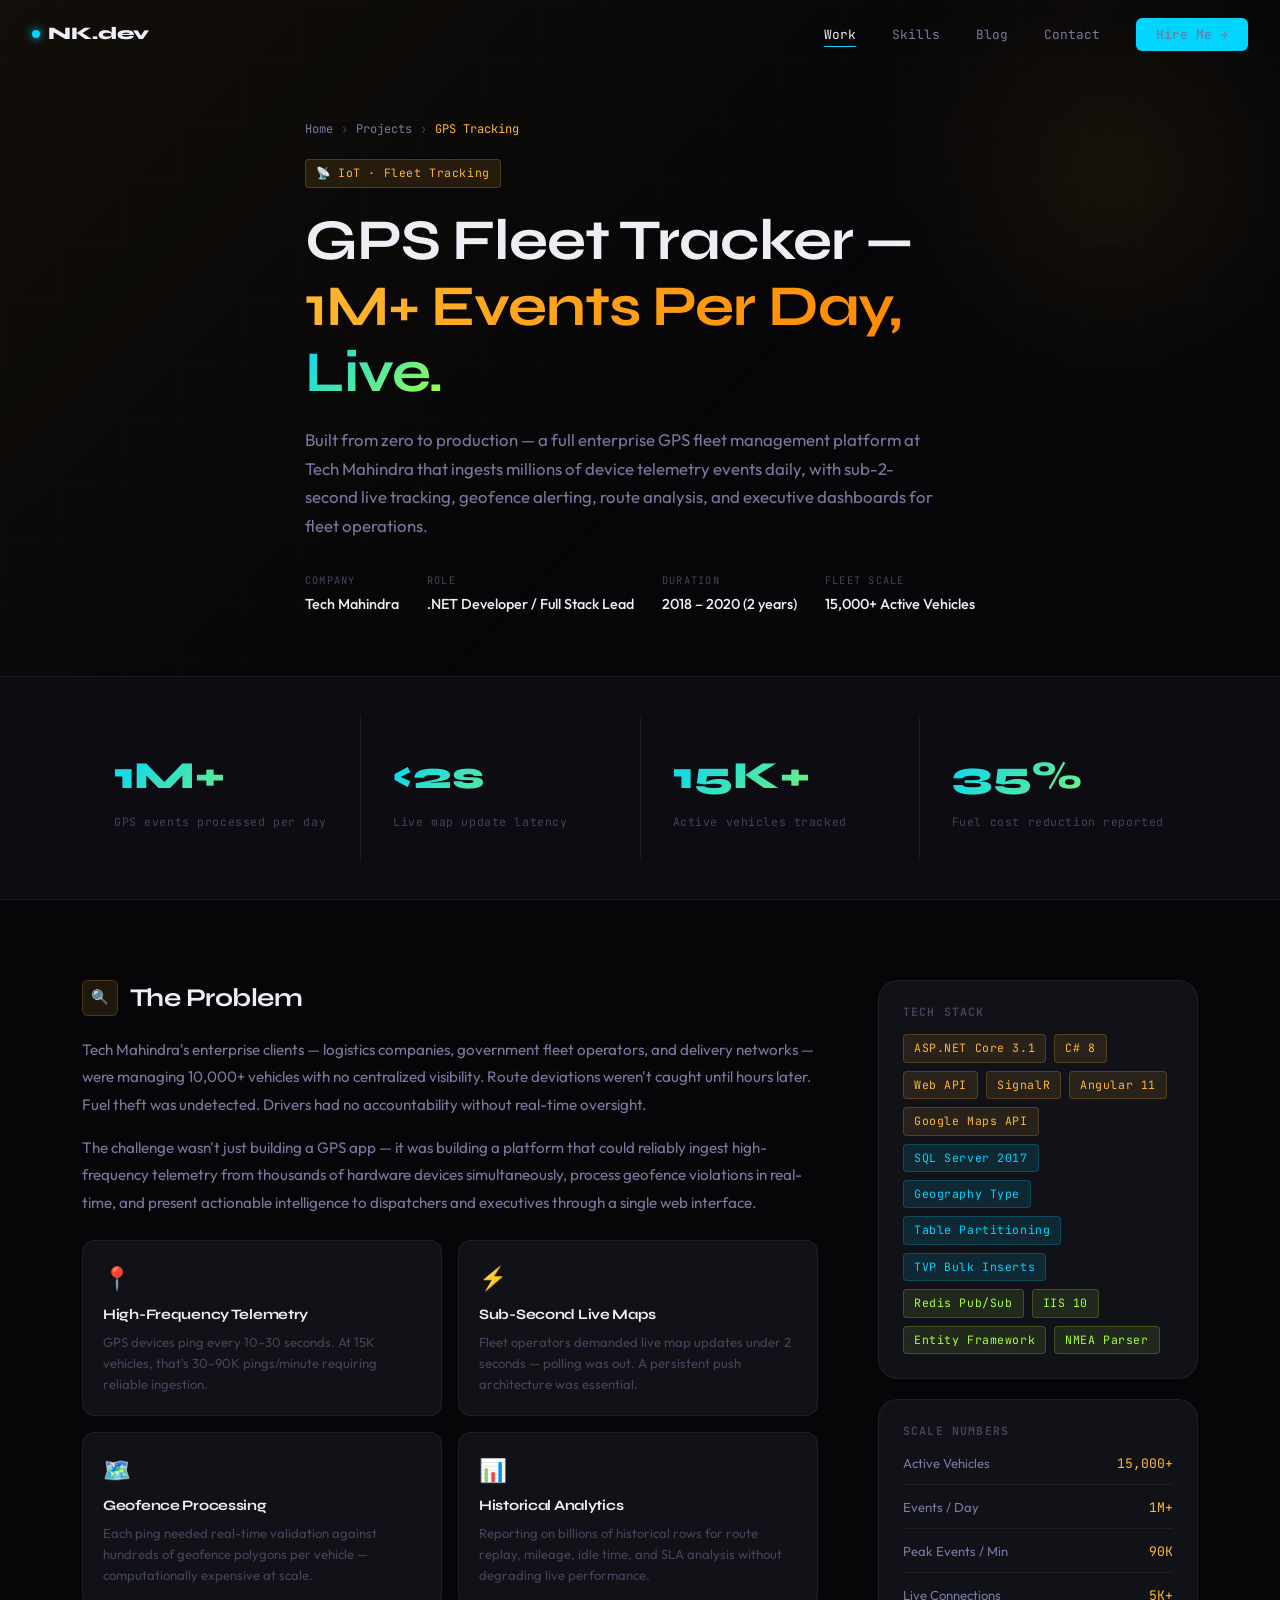
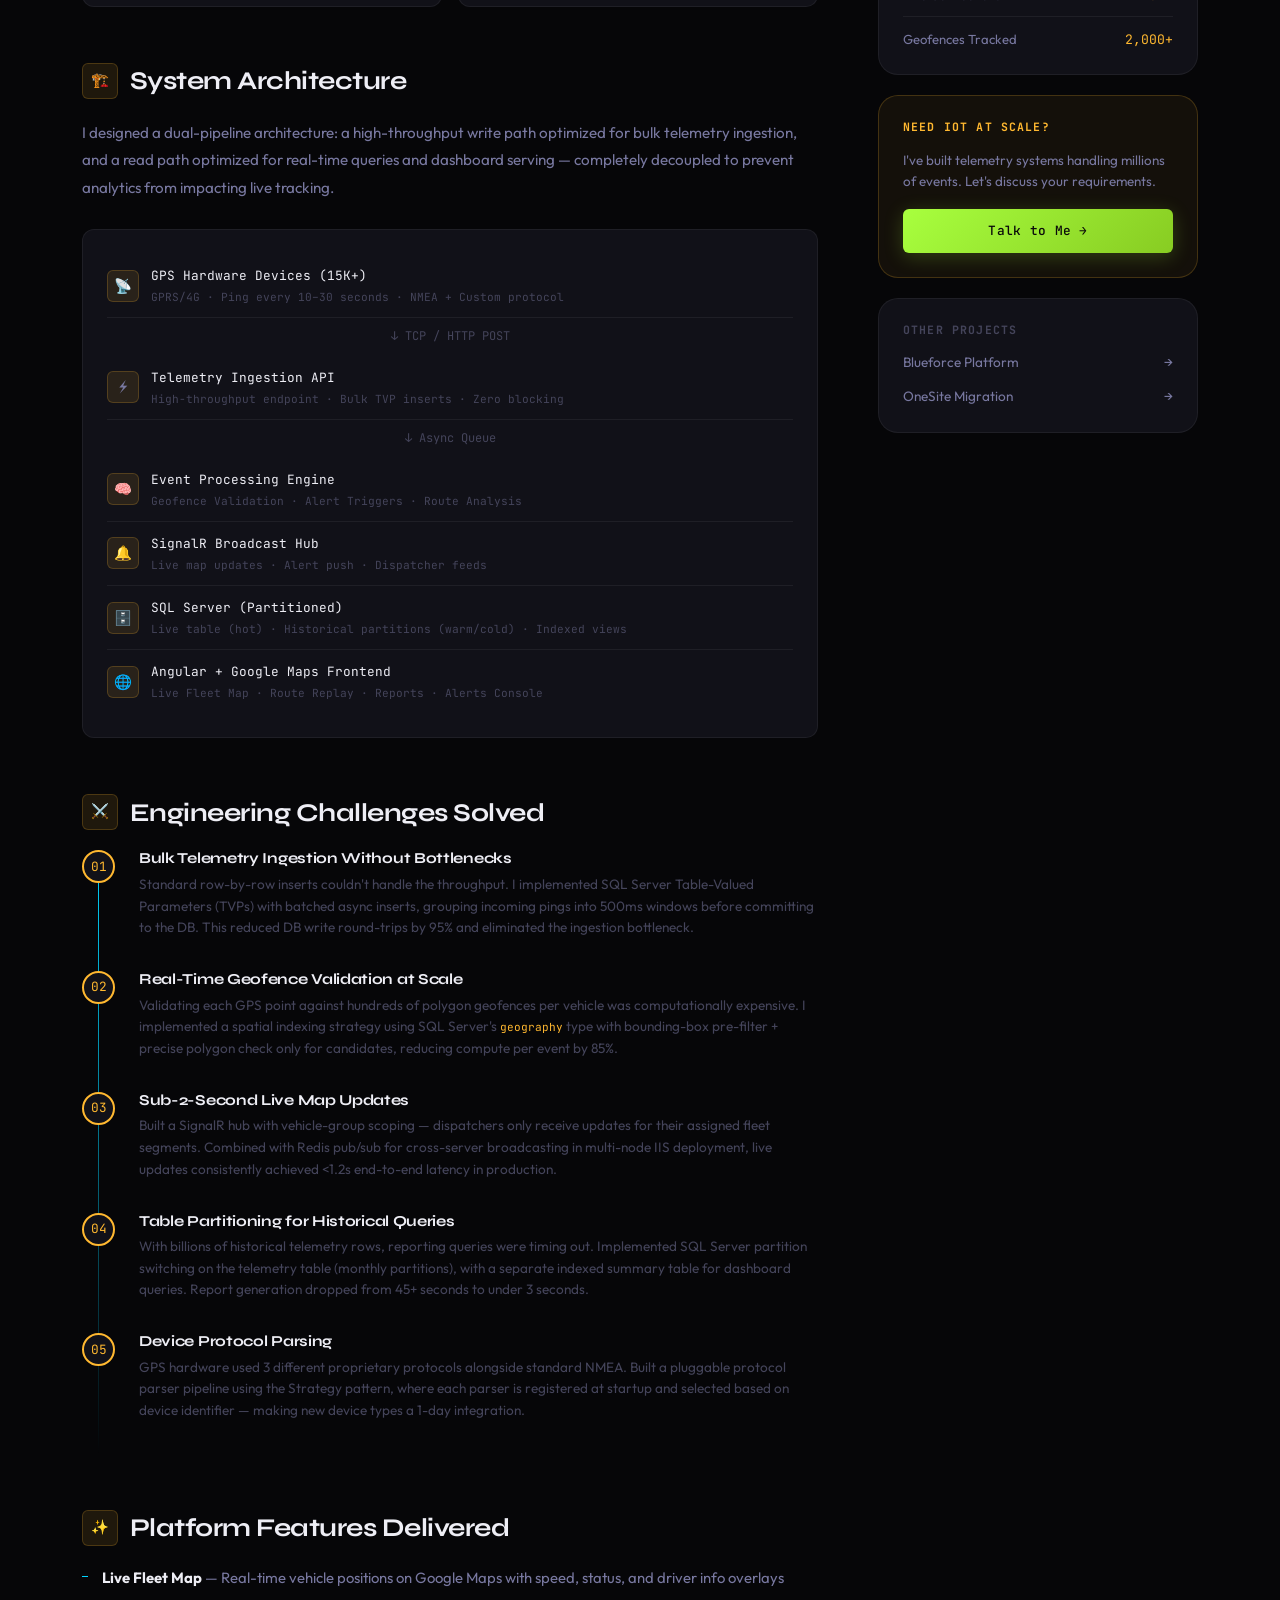
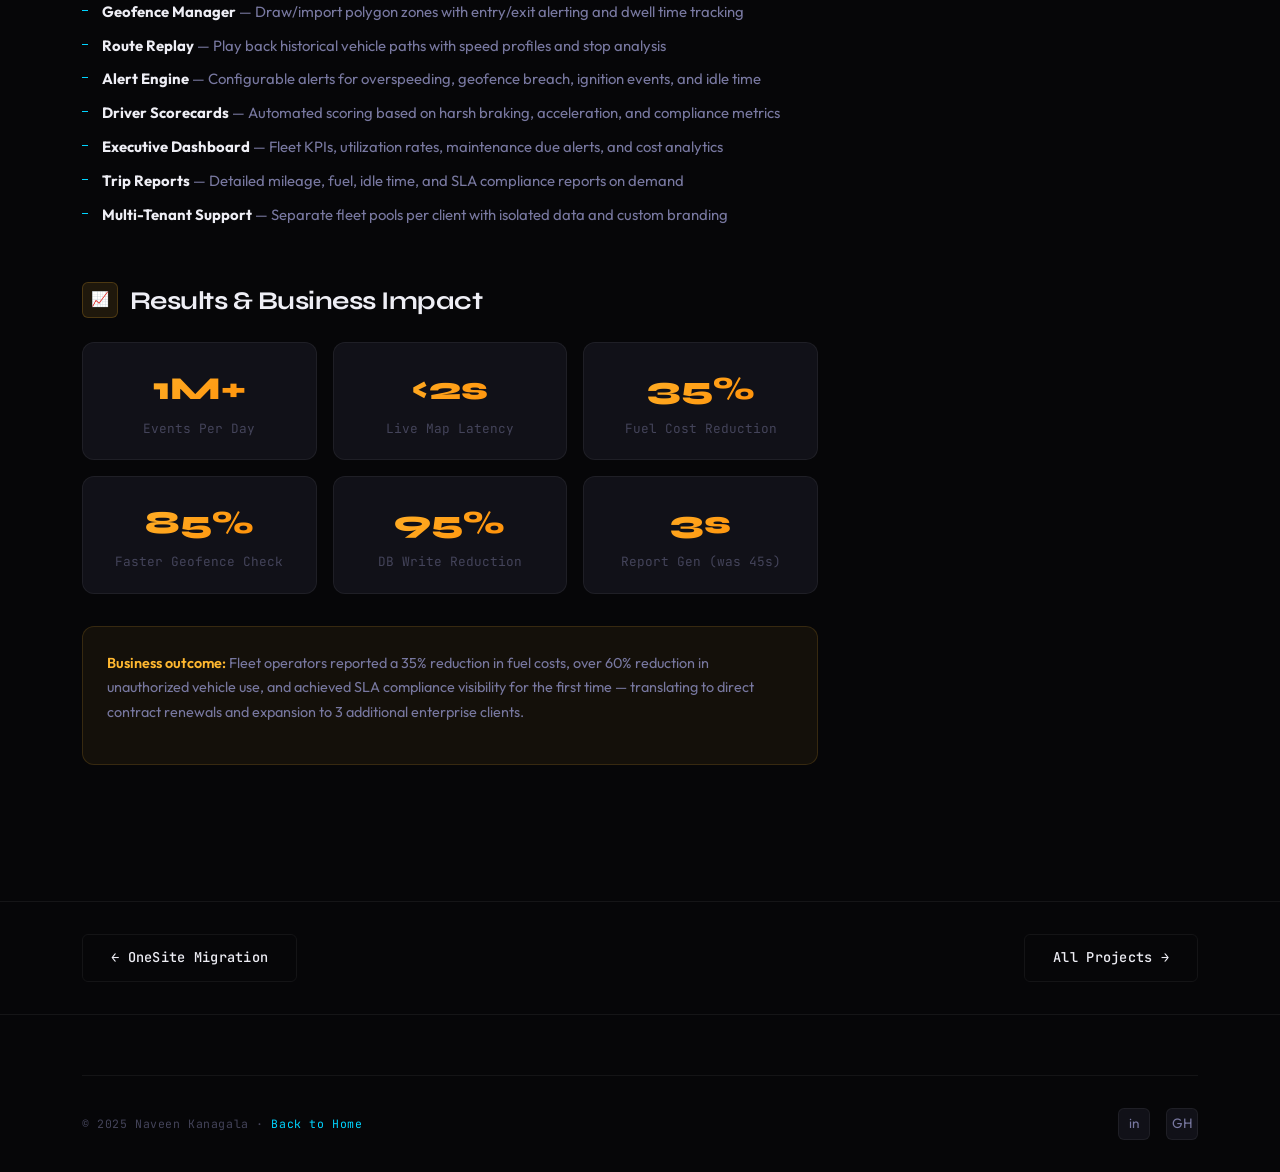
<file: case-study-gps.html>
<!DOCTYPE html>
<html lang="en">
<head>
  <meta charset="UTF-8" />
  <meta name="viewport" content="width=device-width, initial-scale=1.0" />
  <title>GPS Fleet Tracking System — Case Study | Naveen Kanagala</title>
  <meta name="description" content="Built an enterprise GPS fleet tracking system processing 1M+ telemetry events per day with live dashboards, geofencing, and real-time alerting." />
  <link rel="stylesheet" href="styles.css" />
  <link rel="icon" type="image/svg+xml" href="data:image/svg+xml,<svg xmlns='http://www.w3.org/2000/svg' viewBox='0 0 32 32'><rect width='32' height='32' rx='6' fill='%2300D4FF'/><text y='23' x='6' font-size='18' font-weight='800' font-family='sans-serif' fill='%23000'>N</text></svg>" />
</head>
<body>

<nav class="navbar" role="navigation">
  <a href="index.html" class="nav-logo"><span class="dot"></span>NK.dev</a>
  <ul class="nav-links">
    <li><a href="projects.html" class="active">Work</a></li>
    <li><a href="index.html#skills">Skills</a></li>
    <li><a href="blog.html">Blog</a></li>
    <li><a href="index.html#contact">Contact</a></li>
    <li><a href="mailto:naveenkanagala@email.com" class="nav-cta">Hire Me →</a></li>
  </ul>
  <button class="hamburger" aria-label="Toggle navigation"><span></span><span></span><span></span></button>
</nav>

<!-- ══════ HERO ══════ -->
<section class="cs-hero">
  <div class="cs-hero-bg" style="background:linear-gradient(135deg,rgba(255,184,48,0.05) 0%,transparent 60%);"></div>
  <div style="position:absolute;top:-80px;right:-80px;width:500px;height:500px;border-radius:50%;background:radial-gradient(circle,rgba(255,184,48,0.07) 0%,transparent 70%);pointer-events:none;"></div>
  <div class="container" style="position:relative;z-index:1;">
    <nav class="cs-breadcrumb">
      <a href="index.html">Home</a>
      <span>›</span>
      <a href="projects.html">Projects</a>
      <span>›</span>
      <span style="color:var(--amber);">GPS Tracking</span>
    </nav>

    <div class="tag tag-amber" style="margin-bottom:20px;display:inline-flex;">📡 IoT · Fleet Tracking</div>

    <h1>
      GPS Fleet Tracker —<br>
      <span style="background:linear-gradient(135deg,var(--amber),#FF8800);-webkit-background-clip:text;-webkit-text-fill-color:transparent;background-clip:text;">1M+ Events Per Day,</span><br>
      <span class="gradient-text">Live.</span>
    </h1>

    <p style="font-size:1.05rem;color:var(--text-secondary);max-width:640px;line-height:1.7;margin-bottom:28px;">
      Built from zero to production — a full enterprise GPS fleet management platform 
      at Tech Mahindra that ingests millions of device telemetry events daily,
      with sub-2-second live tracking, geofence alerting, route analysis, and
      executive dashboards for fleet operations.
    </p>

    <div class="cs-hero-meta">
      <div class="cs-meta-item">
        <span class="cs-meta-label">Company</span>
        <span class="cs-meta-val">Tech Mahindra</span>
      </div>
      <div class="cs-meta-item">
        <span class="cs-meta-label">Role</span>
        <span class="cs-meta-val">.NET Developer / Full Stack Lead</span>
      </div>
      <div class="cs-meta-item">
        <span class="cs-meta-label">Duration</span>
        <span class="cs-meta-val">2018 – 2020 (2 years)</span>
      </div>
      <div class="cs-meta-item">
        <span class="cs-meta-label">Fleet Scale</span>
        <span class="cs-meta-val">15,000+ Active Vehicles</span>
      </div>
    </div>
  </div>
</section>

<!-- ══════ IMPACT BANNER ══════ -->
<div class="cs-impact">
  <div class="container">
    <div class="cs-impact-grid">
      <div class="cs-impact-item">
        <span class="cs-impact-num">1M+</span>
        <span class="cs-impact-desc">GPS events processed per day</span>
      </div>
      <div class="cs-impact-item">
        <span class="cs-impact-num">&lt;2s</span>
        <span class="cs-impact-desc">Live map update latency</span>
      </div>
      <div class="cs-impact-item">
        <span class="cs-impact-num">15K+</span>
        <span class="cs-impact-desc">Active vehicles tracked</span>
      </div>
      <div class="cs-impact-item">
        <span class="cs-impact-num">35%</span>
        <span class="cs-impact-desc">Fuel cost reduction reported</span>
      </div>
    </div>
  </div>
</div>

<!-- ══════ CONTENT ══════ -->
<div class="cs-content">
  <div class="container">
    <div class="cs-layout">

      <div class="cs-main">

        <!-- Problem -->
        <section class="fade-in-up">
          <h2>
            <div class="h2-icon" style="background:rgba(255,184,48,0.1);border-color:rgba(255,184,48,0.2);">🔍</div>
            The Problem
          </h2>
          <p>
            Tech Mahindra's enterprise clients — logistics companies, government fleet operators,
            and delivery networks — were managing 10,000+ vehicles with no centralized visibility.
            Route deviations weren't caught until hours later. Fuel theft was undetected.
            Drivers had no accountability without real-time oversight.
          </p>
          <p>
            The challenge wasn't just building a GPS app — it was building a platform that could
            reliably ingest high-frequency telemetry from thousands of hardware devices simultaneously,
            process geofence violations in real-time, and present actionable intelligence to dispatchers
            and executives through a single web interface.
          </p>

          <div class="challenge-grid" style="margin-top:24px;">
            <div class="challenge-card">
              <div class="challenge-icon">📍</div>
              <h4>High-Frequency Telemetry</h4>
              <p>GPS devices ping every 10–30 seconds. At 15K vehicles, that's 30–90K pings/minute requiring reliable ingestion.</p>
            </div>
            <div class="challenge-card">
              <div class="challenge-icon">⚡</div>
              <h4>Sub-Second Live Maps</h4>
              <p>Fleet operators demanded live map updates under 2 seconds — polling was out. A persistent push architecture was essential.</p>
            </div>
            <div class="challenge-card">
              <div class="challenge-icon">🗺️</div>
              <h4>Geofence Processing</h4>
              <p>Each ping needed real-time validation against hundreds of geofence polygons per vehicle — computationally expensive at scale.</p>
            </div>
            <div class="challenge-card">
              <div class="challenge-icon">📊</div>
              <h4>Historical Analytics</h4>
              <p>Reporting on billions of historical rows for route replay, mileage, idle time, and SLA analysis without degrading live performance.</p>
            </div>
          </div>
        </section>

        <!-- Architecture -->
        <section class="fade-in-up delay-1">
          <h2>
            <div class="h2-icon" style="background:rgba(255,184,48,0.1);border-color:rgba(255,184,48,0.2);">🏗️</div>
            System Architecture
          </h2>
          <p>
            I designed a dual-pipeline architecture: a high-throughput write path optimized for
            bulk telemetry ingestion, and a read path optimized for real-time queries and dashboard
            serving — completely decoupled to prevent analytics from impacting live tracking.
          </p>

          <div class="arch-diagram" style="margin:28px 0;">
            <div class="arch-layer">
              <div class="arch-layer-icon" style="background:rgba(255,184,48,0.1);border-color:rgba(255,184,48,0.2);">📡</div>
              <div>
                <div class="arch-layer-label">GPS Hardware Devices (15K+)</div>
                <div class="arch-layer-sub">GPRS/4G · Ping every 10–30 seconds · NMEA + Custom protocol</div>
              </div>
            </div>
            <div style="text-align:center;padding:8px;color:var(--text-muted);font-size:0.75rem;">↓ TCP / HTTP POST</div>
            <div class="arch-layer">
              <div class="arch-layer-icon" style="background:rgba(255,184,48,0.1);border-color:rgba(255,184,48,0.2);">⚡</div>
              <div>
                <div class="arch-layer-label">Telemetry Ingestion API</div>
                <div class="arch-layer-sub">High-throughput endpoint · Bulk TVP inserts · Zero blocking</div>
              </div>
            </div>
            <div style="text-align:center;padding:8px;color:var(--text-muted);font-size:0.75rem;">↓ Async Queue</div>
            <div class="arch-layer">
              <div class="arch-layer-icon" style="background:rgba(255,184,48,0.1);border-color:rgba(255,184,48,0.2);">🧠</div>
              <div>
                <div class="arch-layer-label">Event Processing Engine</div>
                <div class="arch-layer-sub">Geofence Validation · Alert Triggers · Route Analysis</div>
              </div>
            </div>
            <div class="arch-layer">
              <div class="arch-layer-icon" style="background:rgba(255,184,48,0.1);border-color:rgba(255,184,48,0.2);">🔔</div>
              <div>
                <div class="arch-layer-label">SignalR Broadcast Hub</div>
                <div class="arch-layer-sub">Live map updates · Alert push · Dispatcher feeds</div>
              </div>
            </div>
            <div class="arch-layer">
              <div class="arch-layer-icon" style="background:rgba(255,184,48,0.1);border-color:rgba(255,184,48,0.2);">🗄️</div>
              <div>
                <div class="arch-layer-label">SQL Server (Partitioned)</div>
                <div class="arch-layer-sub">Live table (hot) · Historical partitions (warm/cold) · Indexed views</div>
              </div>
            </div>
            <div class="arch-layer">
              <div class="arch-layer-icon" style="background:rgba(255,184,48,0.1);border-color:rgba(255,184,48,0.2);">🌐</div>
              <div>
                <div class="arch-layer-label">Angular + Google Maps Frontend</div>
                <div class="arch-layer-sub">Live Fleet Map · Route Replay · Reports · Alerts Console</div>
              </div>
            </div>
          </div>
        </section>

        <!-- Challenges -->
        <section class="fade-in-up delay-2">
          <h2>
            <div class="h2-icon" style="background:rgba(255,184,48,0.1);border-color:rgba(255,184,48,0.2);">⚔️</div>
            Engineering Challenges Solved
          </h2>

          <div class="timeline">
            <div class="timeline-item">
              <div class="timeline-dot" style="border-color:var(--amber);color:var(--amber);">01</div>
              <div class="timeline-body">
                <h4>Bulk Telemetry Ingestion Without Bottlenecks</h4>
                <p>
                  Standard row-by-row inserts couldn't handle the throughput. I implemented
                  SQL Server Table-Valued Parameters (TVPs) with batched async inserts,
                  grouping incoming pings into 500ms windows before committing to the DB.
                  This reduced DB write round-trips by 95% and eliminated the ingestion bottleneck.
                </p>
              </div>
            </div>
            <div class="timeline-item">
              <div class="timeline-dot" style="border-color:var(--amber);color:var(--amber);">02</div>
              <div class="timeline-body">
                <h4>Real-Time Geofence Validation at Scale</h4>
                <p>
                  Validating each GPS point against hundreds of polygon geofences per vehicle
                  was computationally expensive. I implemented a spatial indexing strategy
                  using SQL Server's <code style="font-family:var(--font-mono);font-size:0.82em;color:var(--amber);">geography</code> type with
                  bounding-box pre-filter + precise polygon check only for candidates,
                  reducing compute per event by 85%.
                </p>
              </div>
            </div>
            <div class="timeline-item">
              <div class="timeline-dot" style="border-color:var(--amber);color:var(--amber);">03</div>
              <div class="timeline-body">
                <h4>Sub-2-Second Live Map Updates</h4>
                <p>
                  Built a SignalR hub with vehicle-group scoping — dispatchers only receive
                  updates for their assigned fleet segments. Combined with Redis pub/sub
                  for cross-server broadcasting in multi-node IIS deployment, live updates
                  consistently achieved &lt;1.2s end-to-end latency in production.
                </p>
              </div>
            </div>
            <div class="timeline-item">
              <div class="timeline-dot" style="border-color:var(--amber);color:var(--amber);">04</div>
              <div class="timeline-body">
                <h4>Table Partitioning for Historical Queries</h4>
                <p>
                  With billions of historical telemetry rows, reporting queries were timing out.
                  Implemented SQL Server partition switching on the telemetry table (monthly partitions),
                  with a separate indexed summary table for dashboard queries.
                  Report generation dropped from 45+ seconds to under 3 seconds.
                </p>
              </div>
            </div>
            <div class="timeline-item">
              <div class="timeline-dot" style="border-color:var(--amber);color:var(--amber);">05</div>
              <div class="timeline-body">
                <h4>Device Protocol Parsing</h4>
                <p>
                  GPS hardware used 3 different proprietary protocols alongside standard NMEA.
                  Built a pluggable protocol parser pipeline using the Strategy pattern,
                  where each parser is registered at startup and selected based on device
                  identifier — making new device types a 1-day integration.
                </p>
              </div>
            </div>
          </div>
        </section>

        <!-- Features Built -->
        <section class="fade-in-up delay-3">
          <h2>
            <div class="h2-icon" style="background:rgba(255,184,48,0.1);border-color:rgba(255,184,48,0.2);">✨</div>
            Platform Features Delivered
          </h2>
          <ul class="styled-list">
            <li><strong style="color:var(--text-primary);">Live Fleet Map</strong> — Real-time vehicle positions on Google Maps with speed, status, and driver info overlays</li>
            <li><strong style="color:var(--text-primary);">Geofence Manager</strong> — Draw/import polygon zones with entry/exit alerting and dwell time tracking</li>
            <li><strong style="color:var(--text-primary);">Route Replay</strong> — Play back historical vehicle paths with speed profiles and stop analysis</li>
            <li><strong style="color:var(--text-primary);">Alert Engine</strong> — Configurable alerts for overspeeding, geofence breach, ignition events, and idle time</li>
            <li><strong style="color:var(--text-primary);">Driver Scorecards</strong> — Automated scoring based on harsh braking, acceleration, and compliance metrics</li>
            <li><strong style="color:var(--text-primary);">Executive Dashboard</strong> — Fleet KPIs, utilization rates, maintenance due alerts, and cost analytics</li>
            <li><strong style="color:var(--text-primary);">Trip Reports</strong> — Detailed mileage, fuel, idle time, and SLA compliance reports on demand</li>
            <li><strong style="color:var(--text-primary);">Multi-Tenant Support</strong> — Separate fleet pools per client with isolated data and custom branding</li>
          </ul>
        </section>

        <!-- Results -->
        <section class="fade-in-up delay-4">
          <h2>
            <div class="h2-icon" style="background:rgba(255,184,48,0.1);border-color:rgba(255,184,48,0.2);">📈</div>
            Results & Business Impact
          </h2>

          <div class="results-grid" style="margin-top:24px;">
            <div class="result-card">
              <div class="result-num" style="background:linear-gradient(135deg,var(--amber),#FF8800);-webkit-background-clip:text;-webkit-text-fill-color:transparent;background-clip:text;">1M+</div>
              <div class="result-label">Events Per Day</div>
            </div>
            <div class="result-card">
              <div class="result-num" style="background:linear-gradient(135deg,var(--amber),#FF8800);-webkit-background-clip:text;-webkit-text-fill-color:transparent;background-clip:text;">&lt;2s</div>
              <div class="result-label">Live Map Latency</div>
            </div>
            <div class="result-card">
              <div class="result-num" style="background:linear-gradient(135deg,var(--amber),#FF8800);-webkit-background-clip:text;-webkit-text-fill-color:transparent;background-clip:text;">35%</div>
              <div class="result-label">Fuel Cost Reduction</div>
            </div>
            <div class="result-card">
              <div class="result-num" style="background:linear-gradient(135deg,var(--amber),#FF8800);-webkit-background-clip:text;-webkit-text-fill-color:transparent;background-clip:text;">85%</div>
              <div class="result-label">Faster Geofence Check</div>
            </div>
            <div class="result-card">
              <div class="result-num" style="background:linear-gradient(135deg,var(--amber),#FF8800);-webkit-background-clip:text;-webkit-text-fill-color:transparent;background-clip:text;">95%</div>
              <div class="result-label">DB Write Reduction</div>
            </div>
            <div class="result-card">
              <div class="result-num" style="background:linear-gradient(135deg,var(--amber),#FF8800);-webkit-background-clip:text;-webkit-text-fill-color:transparent;background-clip:text;">3s</div>
              <div class="result-label">Report Gen (was 45s)</div>
            </div>
          </div>

          <div style="margin-top:32px;padding:24px;background:rgba(255,184,48,0.06);border:1px solid rgba(255,184,48,0.15);border-radius:var(--radius-md);">
            <p style="font-size:0.9rem;color:var(--text-secondary);line-height:1.7;">
              <span style="color:var(--amber);font-weight:600;">Business outcome:</span> Fleet operators reported a 35% reduction in fuel costs,
              over 60% reduction in unauthorized vehicle use, and achieved SLA compliance
              visibility for the first time — translating to direct contract renewals and
              expansion to 3 additional enterprise clients.
            </p>
          </div>
        </section>

      </div>

      <!-- SIDEBAR -->
      <aside class="cs-sidebar fade-in-up delay-2">

        <div class="cs-sidebar-card">
          <h4>Tech Stack</h4>
          <div class="tech-stack-tags">
            <span class="tag tag-amber">ASP.NET Core 3.1</span>
            <span class="tag tag-amber">C# 8</span>
            <span class="tag tag-amber">Web API</span>
            <span class="tag tag-amber">SignalR</span>
            <span class="tag tag-amber">Angular 11</span>
            <span class="tag tag-amber">Google Maps API</span>
            <span class="tag tag-cyan">SQL Server 2017</span>
            <span class="tag tag-cyan">Geography Type</span>
            <span class="tag tag-cyan">Table Partitioning</span>
            <span class="tag tag-cyan">TVP Bulk Inserts</span>
            <span class="tag tag-green">Redis Pub/Sub</span>
            <span class="tag tag-green">IIS 10</span>
            <span class="tag tag-green">Entity Framework</span>
            <span class="tag tag-green">NMEA Parser</span>
          </div>
        </div>

        <div class="cs-sidebar-card">
          <h4>Scale Numbers</h4>
          <div style="display:flex;flex-direction:column;gap:12px;">
            <div style="display:flex;justify-content:space-between;padding-bottom:10px;border-bottom:1px solid var(--border);">
              <span style="font-size:0.82rem;color:var(--text-secondary);">Active Vehicles</span>
              <span style="font-family:var(--font-mono);font-size:0.82rem;color:var(--amber);">15,000+</span>
            </div>
            <div style="display:flex;justify-content:space-between;padding-bottom:10px;border-bottom:1px solid var(--border);">
              <span style="font-size:0.82rem;color:var(--text-secondary);">Events / Day</span>
              <span style="font-family:var(--font-mono);font-size:0.82rem;color:var(--amber);">1M+</span>
            </div>
            <div style="display:flex;justify-content:space-between;padding-bottom:10px;border-bottom:1px solid var(--border);">
              <span style="font-size:0.82rem;color:var(--text-secondary);">Peak Events / Min</span>
              <span style="font-family:var(--font-mono);font-size:0.82rem;color:var(--amber);">90K</span>
            </div>
            <div style="display:flex;justify-content:space-between;padding-bottom:10px;border-bottom:1px solid var(--border);">
              <span style="font-size:0.82rem;color:var(--text-secondary);">Live Connections</span>
              <span style="font-family:var(--font-mono);font-size:0.82rem;color:var(--amber);">5K+</span>
            </div>
            <div style="display:flex;justify-content:space-between;">
              <span style="font-size:0.82rem;color:var(--text-secondary);">Geofences Tracked</span>
              <span style="font-family:var(--font-mono);font-size:0.82rem;color:var(--amber);">2,000+</span>
            </div>
          </div>
        </div>

        <div class="cs-sidebar-card" style="background:rgba(255,184,48,0.06);border-color:rgba(255,184,48,0.2);">
          <h4 style="color:var(--amber);">Need IoT at Scale?</h4>
          <p style="font-size:0.84rem;color:var(--text-secondary);margin-bottom:16px;">I've built telemetry systems handling millions of events. Let's discuss your requirements.</p>
          <a href="mailto:naveenkanagala@email.com" class="btn btn-green" style="width:100%;justify-content:center;font-size:0.8rem;">Talk to Me →</a>
        </div>

        <div class="cs-sidebar-card">
          <h4>Other Projects</h4>
          <div style="display:flex;flex-direction:column;gap:12px;">
            <a href="case-study-blueforce.html" style="font-size:0.85rem;color:var(--text-secondary);display:flex;justify-content:space-between;" onmouseover="this.style.color='var(--cyan)'" onmouseout="this.style.color='var(--text-secondary)'">
              <span>Blueforce Platform</span><span>→</span>
            </a>
            <a href="case-study-onesite.html" style="font-size:0.85rem;color:var(--text-secondary);display:flex;justify-content:space-between;" onmouseover="this.style.color='var(--cyan)'" onmouseout="this.style.color='var(--text-secondary)'">
              <span>OneSite Migration</span><span>→</span>
            </a>
          </div>
        </div>

      </aside>
    </div>
  </div>
</div>

<div style="border-top:1px solid var(--border);padding:32px 0;">
  <div class="container" style="display:flex;justify-content:space-between;align-items:center;flex-wrap:wrap;gap:16px;">
    <a href="case-study-onesite.html" class="btn btn-secondary">← OneSite Migration</a>
    <a href="projects.html" class="btn btn-secondary">All Projects →</a>
  </div>
</div>

<div class="sticky-cta">
  <a href="mailto:naveenkanagala@email.com" class="btn btn-primary">📩 Hire Me</a>
</div>

<footer class="footer">
  <div class="container">
    <div class="footer-bottom">
      <p>© 2025 Naveen Kanagala · <a href="index.html" style="color:var(--cyan);">Back to Home</a></p>
      <div class="footer-socials">
        <a href="https://linkedin.com/in/naveen-kanagala" class="social-link" target="_blank">in</a>
        <a href="https://github.com/naveen-kanagala" class="social-link" target="_blank">GH</a>
      </div>
    </div>
  </div>
</footer>

<script src="script.js"></script>
</body>
</html>
</file>
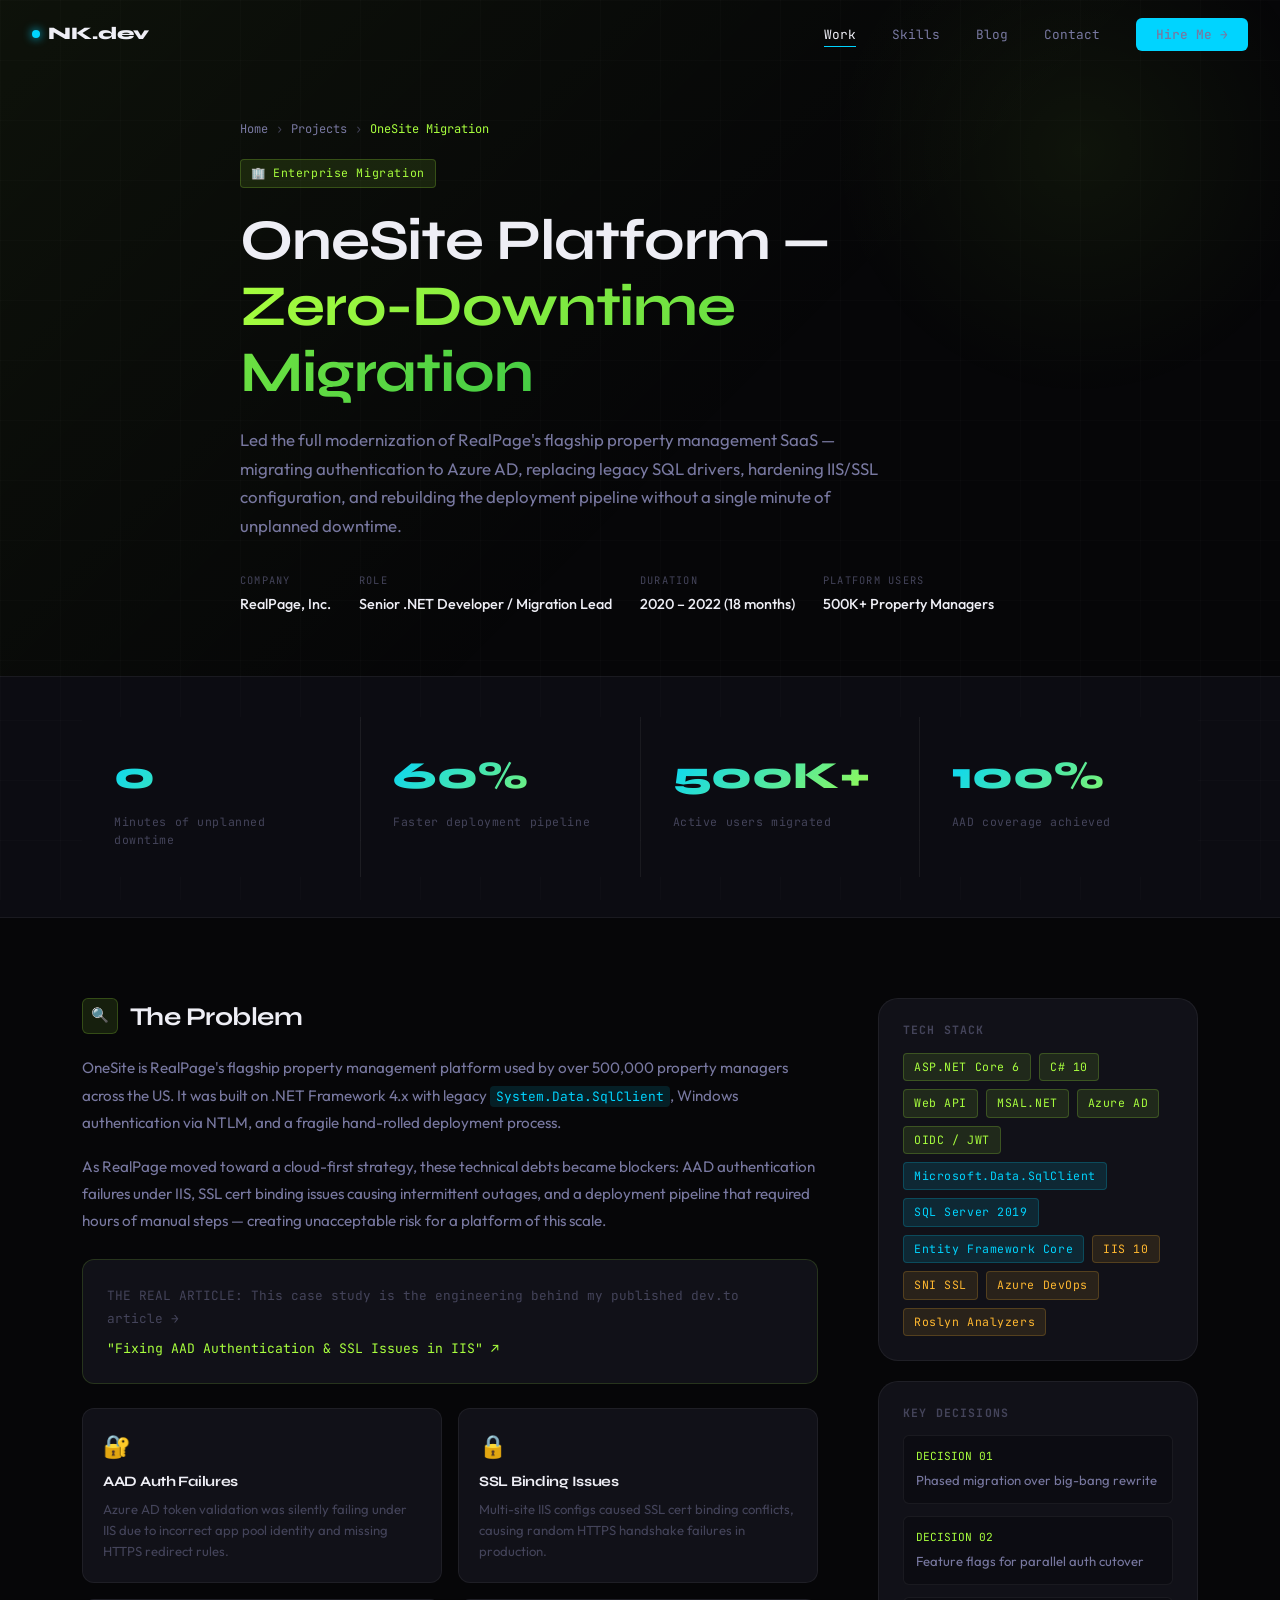
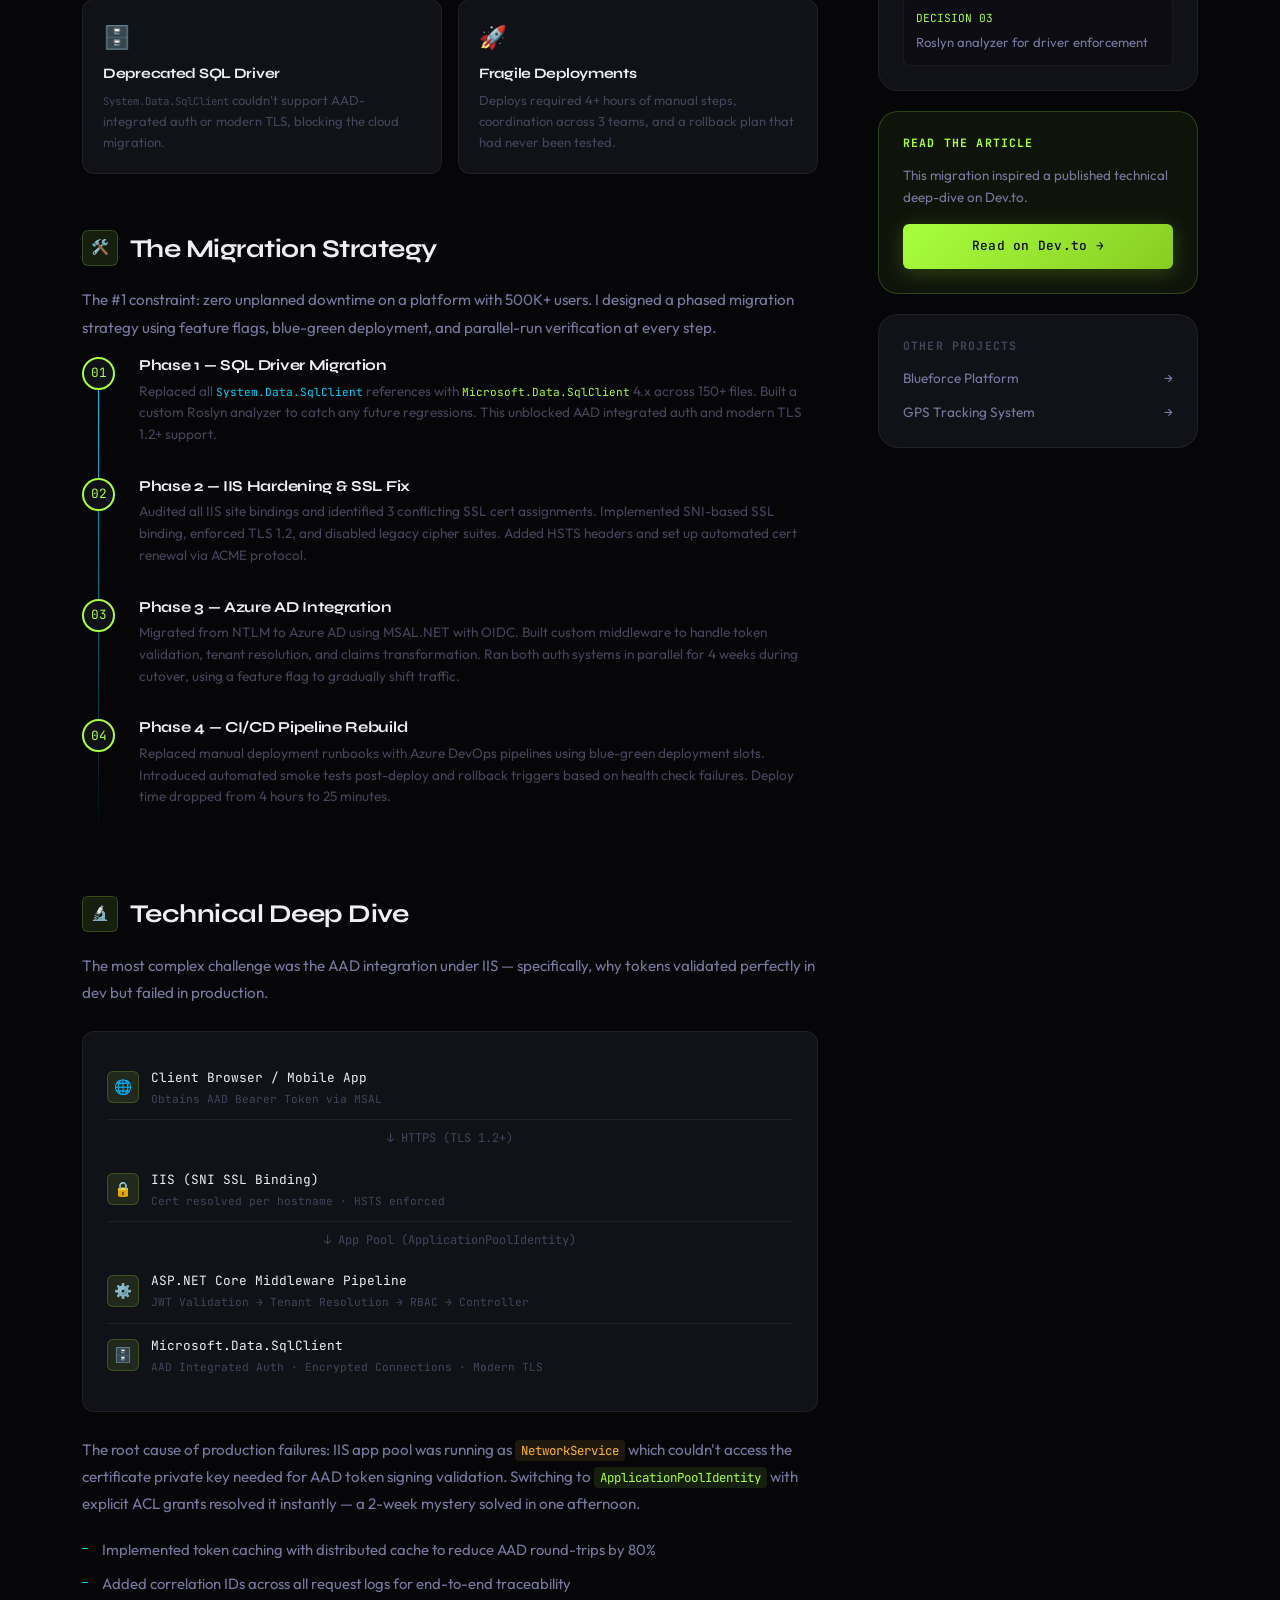
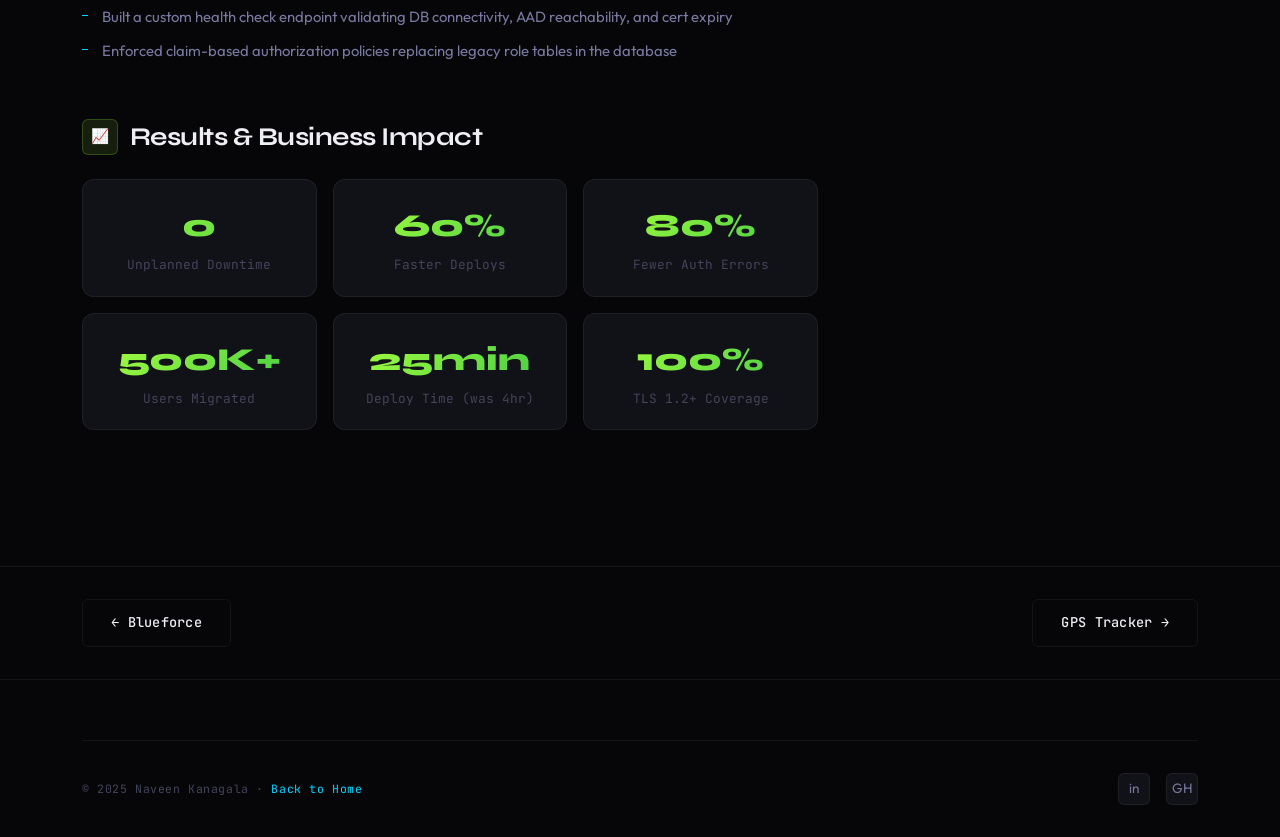
<file: case-study-onesite.html>
<!DOCTYPE html>
<html lang="en">
<head>
  <meta charset="UTF-8" />
  <meta name="viewport" content="width=device-width, initial-scale=1.0" />
  <title>OneSite Migration — Case Study | Naveen Kanagala</title>
  <meta name="description" content="Zero-downtime migration of RealPage's flagship property management platform — AAD auth, SQL driver migration, IIS hardening, and CI/CD overhaul." />
  <link rel="stylesheet" href="styles.css" />
  <link rel="icon" type="image/svg+xml" href="data:image/svg+xml,<svg xmlns='http://www.w3.org/2000/svg' viewBox='0 0 32 32'><rect width='32' height='32' rx='6' fill='%2300D4FF'/><text y='23' x='6' font-size='18' font-weight='800' font-family='sans-serif' fill='%23000'>N</text></svg>" />
</head>
<body>

<nav class="navbar" role="navigation">
  <a href="index.html" class="nav-logo"><span class="dot"></span>NK.dev</a>
  <ul class="nav-links">
    <li><a href="projects.html" class="active">Work</a></li>
    <li><a href="index.html#skills">Skills</a></li>
    <li><a href="blog.html">Blog</a></li>
    <li><a href="index.html#contact">Contact</a></li>
    <li><a href="mailto:naveenkanagala@email.com" class="nav-cta">Hire Me →</a></li>
  </ul>
  <button class="hamburger" aria-label="Toggle navigation"><span></span><span></span><span></span></button>
</nav>

<!-- ══════ HERO ══════ -->
<section class="cs-hero">
  <div class="cs-hero-bg" style="background:linear-gradient(135deg,rgba(168,255,62,0.05) 0%,transparent 60%);"></div>
  <div style="position:absolute;top:-100px;right:-50px;width:500px;height:500px;border-radius:50%;background:radial-gradient(circle,rgba(168,255,62,0.06) 0%,transparent 70%);pointer-events:none;"></div>
  <div class="container" style="position:relative;z-index:1;">
    <nav class="cs-breadcrumb">
      <a href="index.html">Home</a>
      <span>›</span>
      <a href="projects.html">Projects</a>
      <span>›</span>
      <span style="color:var(--green);">OneSite Migration</span>
    </nav>

    <div class="tag tag-green" style="margin-bottom:20px;display:inline-flex;">🏢 Enterprise Migration</div>

    <h1>
      OneSite Platform —<br>
      <span style="background:linear-gradient(135deg,var(--green),#44CC44);-webkit-background-clip:text;-webkit-text-fill-color:transparent;background-clip:text;">Zero-Downtime Migration</span>
    </h1>

    <p style="font-size:1.05rem;color:var(--text-secondary);max-width:640px;line-height:1.7;margin-bottom:28px;">
      Led the full modernization of RealPage's flagship property management SaaS —
      migrating authentication to Azure AD, replacing legacy SQL drivers, hardening
      IIS/SSL configuration, and rebuilding the deployment pipeline without a single
      minute of unplanned downtime.
    </p>

    <div class="cs-hero-meta">
      <div class="cs-meta-item">
        <span class="cs-meta-label">Company</span>
        <span class="cs-meta-val">RealPage, Inc.</span>
      </div>
      <div class="cs-meta-item">
        <span class="cs-meta-label">Role</span>
        <span class="cs-meta-val">Senior .NET Developer / Migration Lead</span>
      </div>
      <div class="cs-meta-item">
        <span class="cs-meta-label">Duration</span>
        <span class="cs-meta-val">2020 – 2022 (18 months)</span>
      </div>
      <div class="cs-meta-item">
        <span class="cs-meta-label">Platform Users</span>
        <span class="cs-meta-val">500K+ Property Managers</span>
      </div>
    </div>
  </div>
</section>

<!-- ══════ IMPACT BANNER ══════ -->
<div class="cs-impact">
  <div class="container">
    <div class="cs-impact-grid">
      <div class="cs-impact-item">
        <span class="cs-impact-num">0</span>
        <span class="cs-impact-desc">Minutes of unplanned downtime</span>
      </div>
      <div class="cs-impact-item">
        <span class="cs-impact-num">60%</span>
        <span class="cs-impact-desc">Faster deployment pipeline</span>
      </div>
      <div class="cs-impact-item">
        <span class="cs-impact-num">500K+</span>
        <span class="cs-impact-desc">Active users migrated</span>
      </div>
      <div class="cs-impact-item">
        <span class="cs-impact-num">100%</span>
        <span class="cs-impact-desc">AAD coverage achieved</span>
      </div>
    </div>
  </div>
</div>

<!-- ══════ CONTENT ══════ -->
<div class="cs-content">
  <div class="container">
    <div class="cs-layout">

      <div class="cs-main">

        <!-- Problem -->
        <section class="fade-in-up">
          <h2>
            <div class="h2-icon" style="background:rgba(168,255,62,0.1);border-color:rgba(168,255,62,0.2);">🔍</div>
            The Problem
          </h2>
          <p>
            OneSite is RealPage's flagship property management platform used by over
            500,000 property managers across the US. It was built on .NET Framework 4.x
            with legacy <code style="font-family:var(--font-mono);font-size:0.85em;color:var(--cyan);background:var(--cyan-dim);padding:2px 6px;border-radius:4px;">System.Data.SqlClient</code>,
            Windows authentication via NTLM, and a fragile hand-rolled deployment process.
          </p>
          <p>
            As RealPage moved toward a cloud-first strategy, these technical debts became
            blockers: AAD authentication failures under IIS, SSL cert binding issues causing
            intermittent outages, and a deployment pipeline that required hours of manual
            steps — creating unacceptable risk for a platform of this scale.
          </p>

          <div style="background:var(--bg-card);border:1px solid rgba(168,255,62,0.15);border-radius:var(--radius-md);padding:24px;margin-top:24px;">
            <p style="font-family:var(--font-mono);font-size:0.8rem;color:var(--text-muted);margin-bottom:8px;">THE REAL ARTICLE: This case study is the engineering behind my published dev.to article →</p>
            <a href="blog.html" style="color:var(--green);font-family:var(--font-mono);font-size:0.82rem;display:flex;align-items:center;gap:8px;">
              "Fixing AAD Authentication & SSL Issues in IIS" <span>↗</span>
            </a>
          </div>

          <div class="challenge-grid" style="margin-top:24px;">
            <div class="challenge-card">
              <div class="challenge-icon">🔐</div>
              <h4>AAD Auth Failures</h4>
              <p>Azure AD token validation was silently failing under IIS due to incorrect app pool identity and missing HTTPS redirect rules.</p>
            </div>
            <div class="challenge-card">
              <div class="challenge-icon">🔒</div>
              <h4>SSL Binding Issues</h4>
              <p>Multi-site IIS configs caused SSL cert binding conflicts, causing random HTTPS handshake failures in production.</p>
            </div>
            <div class="challenge-card">
              <div class="challenge-icon">🗄️</div>
              <h4>Deprecated SQL Driver</h4>
              <p><code style="font-family:var(--font-mono);font-size:0.82em;">System.Data.SqlClient</code> couldn't support AAD-integrated auth or modern TLS, blocking the cloud migration.</p>
            </div>
            <div class="challenge-card">
              <div class="challenge-icon">🚀</div>
              <h4>Fragile Deployments</h4>
              <p>Deploys required 4+ hours of manual steps, coordination across 3 teams, and a rollback plan that had never been tested.</p>
            </div>
          </div>
        </section>

        <!-- My Solution -->
        <section class="fade-in-up delay-1">
          <h2>
            <div class="h2-icon" style="background:rgba(168,255,62,0.1);border-color:rgba(168,255,62,0.2);">🛠️</div>
            The Migration Strategy
          </h2>
          <p>
            The #1 constraint: zero unplanned downtime on a platform with 500K+ users.
            I designed a phased migration strategy using feature flags, blue-green deployment,
            and parallel-run verification at every step.
          </p>

          <div class="timeline">
            <div class="timeline-item">
              <div class="timeline-dot" style="border-color:var(--green);color:var(--green);">01</div>
              <div class="timeline-body">
                <h4>Phase 1 — SQL Driver Migration</h4>
                <p>
                  Replaced all <code style="font-family:var(--font-mono);font-size:0.82em;color:var(--cyan);">System.Data.SqlClient</code> references with
                  <code style="font-family:var(--font-mono);font-size:0.82em;color:var(--green);">Microsoft.Data.SqlClient</code> 4.x across 150+ files.
                  Built a custom Roslyn analyzer to catch any future regressions.
                  This unblocked AAD integrated auth and modern TLS 1.2+ support.
                </p>
              </div>
            </div>
            <div class="timeline-item">
              <div class="timeline-dot" style="border-color:var(--green);color:var(--green);">02</div>
              <div class="timeline-body">
                <h4>Phase 2 — IIS Hardening & SSL Fix</h4>
                <p>
                  Audited all IIS site bindings and identified 3 conflicting SSL cert assignments.
                  Implemented SNI-based SSL binding, enforced TLS 1.2, and disabled legacy cipher suites.
                  Added HSTS headers and set up automated cert renewal via ACME protocol.
                </p>
              </div>
            </div>
            <div class="timeline-item">
              <div class="timeline-dot" style="border-color:var(--green);color:var(--green);">03</div>
              <div class="timeline-body">
                <h4>Phase 3 — Azure AD Integration</h4>
                <p>
                  Migrated from NTLM to Azure AD using MSAL.NET with OIDC. Built custom middleware
                  to handle token validation, tenant resolution, and claims transformation.
                  Ran both auth systems in parallel for 4 weeks during cutover, using a feature flag
                  to gradually shift traffic.
                </p>
              </div>
            </div>
            <div class="timeline-item">
              <div class="timeline-dot" style="border-color:var(--green);color:var(--green);">04</div>
              <div class="timeline-body">
                <h4>Phase 4 — CI/CD Pipeline Rebuild</h4>
                <p>
                  Replaced manual deployment runbooks with Azure DevOps pipelines using
                  blue-green deployment slots. Introduced automated smoke tests post-deploy
                  and rollback triggers based on health check failures.
                  Deploy time dropped from 4 hours to 25 minutes.
                </p>
              </div>
            </div>
          </div>
        </section>

        <!-- Technical Deep Dive -->
        <section class="fade-in-up delay-2">
          <h2>
            <div class="h2-icon" style="background:rgba(168,255,62,0.1);border-color:rgba(168,255,62,0.2);">🔬</div>
            Technical Deep Dive
          </h2>
          <p>
            The most complex challenge was the AAD integration under IIS — specifically,
            why tokens validated perfectly in dev but failed in production.
          </p>

          <div class="arch-diagram" style="margin:24px 0;">
            <div class="arch-layer">
              <div class="arch-layer-icon" style="background:rgba(168,255,62,0.1);border-color:rgba(168,255,62,0.2);">🌐</div>
              <div>
                <div class="arch-layer-label">Client Browser / Mobile App</div>
                <div class="arch-layer-sub">Obtains AAD Bearer Token via MSAL</div>
              </div>
            </div>
            <div style="text-align:center;padding:8px;color:var(--text-muted);font-size:0.75rem;">↓ HTTPS (TLS 1.2+)</div>
            <div class="arch-layer">
              <div class="arch-layer-icon" style="background:rgba(168,255,62,0.1);border-color:rgba(168,255,62,0.2);">🔒</div>
              <div>
                <div class="arch-layer-label">IIS (SNI SSL Binding)</div>
                <div class="arch-layer-sub">Cert resolved per hostname · HSTS enforced</div>
              </div>
            </div>
            <div style="text-align:center;padding:8px;color:var(--text-muted);font-size:0.75rem;">↓ App Pool (ApplicationPoolIdentity)</div>
            <div class="arch-layer">
              <div class="arch-layer-icon" style="background:rgba(168,255,62,0.1);border-color:rgba(168,255,62,0.2);">⚙️</div>
              <div>
                <div class="arch-layer-label">ASP.NET Core Middleware Pipeline</div>
                <div class="arch-layer-sub">JWT Validation → Tenant Resolution → RBAC → Controller</div>
              </div>
            </div>
            <div class="arch-layer">
              <div class="arch-layer-icon" style="background:rgba(168,255,62,0.1);border-color:rgba(168,255,62,0.2);">🗄️</div>
              <div>
                <div class="arch-layer-label">Microsoft.Data.SqlClient</div>
                <div class="arch-layer-sub">AAD Integrated Auth · Encrypted Connections · Modern TLS</div>
              </div>
            </div>
          </div>

          <p>
            The root cause of production failures: IIS app pool was running as <code style="font-family:var(--font-mono);font-size:0.82em;color:var(--amber);background:rgba(255,184,48,0.1);padding:2px 6px;border-radius:4px;">NetworkService</code>
            which couldn't access the certificate private key needed for AAD token signing validation.
            Switching to <code style="font-family:var(--font-mono);font-size:0.82em;color:var(--green);background:var(--green-dim);padding:2px 6px;border-radius:4px;">ApplicationPoolIdentity</code> with
            explicit ACL grants resolved it instantly — a 2-week mystery solved in one afternoon.
          </p>

          <ul class="styled-list" style="margin-top:20px;">
            <li>Implemented token caching with distributed cache to reduce AAD round-trips by 80%</li>
            <li>Added correlation IDs across all request logs for end-to-end traceability</li>
            <li>Built a custom health check endpoint validating DB connectivity, AAD reachability, and cert expiry</li>
            <li>Enforced claim-based authorization policies replacing legacy role tables in the database</li>
          </ul>
        </section>

        <!-- Results -->
        <section class="fade-in-up delay-3">
          <h2>
            <div class="h2-icon" style="background:rgba(168,255,62,0.1);border-color:rgba(168,255,62,0.2);">📈</div>
            Results & Business Impact
          </h2>

          <div class="results-grid" style="margin-top:24px;">
            <div class="result-card">
              <div class="result-num" style="background:linear-gradient(135deg,var(--green),#44CC44);-webkit-background-clip:text;-webkit-text-fill-color:transparent;background-clip:text;">0</div>
              <div class="result-label">Unplanned Downtime</div>
            </div>
            <div class="result-card">
              <div class="result-num" style="background:linear-gradient(135deg,var(--green),#44CC44);-webkit-background-clip:text;-webkit-text-fill-color:transparent;background-clip:text;">60%</div>
              <div class="result-label">Faster Deploys</div>
            </div>
            <div class="result-card">
              <div class="result-num" style="background:linear-gradient(135deg,var(--green),#44CC44);-webkit-background-clip:text;-webkit-text-fill-color:transparent;background-clip:text;">80%</div>
              <div class="result-label">Fewer Auth Errors</div>
            </div>
            <div class="result-card">
              <div class="result-num" style="background:linear-gradient(135deg,var(--green),#44CC44);-webkit-background-clip:text;-webkit-text-fill-color:transparent;background-clip:text;">500K+</div>
              <div class="result-label">Users Migrated</div>
            </div>
            <div class="result-card">
              <div class="result-num" style="background:linear-gradient(135deg,var(--green),#44CC44);-webkit-background-clip:text;-webkit-text-fill-color:transparent;background-clip:text;">25min</div>
              <div class="result-label">Deploy Time (was 4hr)</div>
            </div>
            <div class="result-card">
              <div class="result-num" style="background:linear-gradient(135deg,var(--green),#44CC44);-webkit-background-clip:text;-webkit-text-fill-color:transparent;background-clip:text;">100%</div>
              <div class="result-label">TLS 1.2+ Coverage</div>
            </div>
          </div>
        </section>

      </div>

      <!-- SIDEBAR -->
      <aside class="cs-sidebar fade-in-up delay-2">

        <div class="cs-sidebar-card">
          <h4>Tech Stack</h4>
          <div class="tech-stack-tags">
            <span class="tag tag-green">ASP.NET Core 6</span>
            <span class="tag tag-green">C# 10</span>
            <span class="tag tag-green">Web API</span>
            <span class="tag tag-green">MSAL.NET</span>
            <span class="tag tag-green">Azure AD</span>
            <span class="tag tag-green">OIDC / JWT</span>
            <span class="tag tag-cyan">Microsoft.Data.SqlClient</span>
            <span class="tag tag-cyan">SQL Server 2019</span>
            <span class="tag tag-cyan">Entity Framework Core</span>
            <span class="tag tag-amber">IIS 10</span>
            <span class="tag tag-amber">SNI SSL</span>
            <span class="tag tag-amber">Azure DevOps</span>
            <span class="tag tag-amber">Roslyn Analyzers</span>
          </div>
        </div>

        <div class="cs-sidebar-card">
          <h4>Key Decisions</h4>
          <div style="display:flex;flex-direction:column;gap:12px;">
            <div style="padding:12px;background:var(--bg-surface);border-radius:var(--radius-sm);border:1px solid var(--border);">
              <p style="font-family:var(--font-mono);font-size:0.7rem;color:var(--green);margin-bottom:4px;">DECISION 01</p>
              <p style="font-size:0.82rem;color:var(--text-secondary);">Phased migration over big-bang rewrite</p>
            </div>
            <div style="padding:12px;background:var(--bg-surface);border-radius:var(--radius-sm);border:1px solid var(--border);">
              <p style="font-family:var(--font-mono);font-size:0.7rem;color:var(--green);margin-bottom:4px;">DECISION 02</p>
              <p style="font-size:0.82rem;color:var(--text-secondary);">Feature flags for parallel auth cutover</p>
            </div>
            <div style="padding:12px;background:var(--bg-surface);border-radius:var(--radius-sm);border:1px solid var(--border);">
              <p style="font-family:var(--font-mono);font-size:0.7rem;color:var(--green);margin-bottom:4px;">DECISION 03</p>
              <p style="font-size:0.82rem;color:var(--text-secondary);">Roslyn analyzer for driver enforcement</p>
            </div>
          </div>
        </div>

        <div class="cs-sidebar-card" style="background:rgba(168,255,62,0.06);border-color:rgba(168,255,62,0.2);">
          <h4 style="color:var(--green);">Read the Article</h4>
          <p style="font-size:0.84rem;color:var(--text-secondary);margin-bottom:16px;">This migration inspired a published technical deep-dive on Dev.to.</p>
          <a href="blog.html" class="btn btn-green" style="width:100%;justify-content:center;font-size:0.8rem;">Read on Dev.to →</a>
        </div>

        <div class="cs-sidebar-card">
          <h4>Other Projects</h4>
          <div style="display:flex;flex-direction:column;gap:12px;">
            <a href="case-study-blueforce.html" style="font-size:0.85rem;color:var(--text-secondary);display:flex;justify-content:space-between;align-items:center;" onmouseover="this.style.color='var(--cyan)'" onmouseout="this.style.color='var(--text-secondary)'">
              <span>Blueforce Platform</span><span>→</span>
            </a>
            <a href="case-study-gps.html" style="font-size:0.85rem;color:var(--text-secondary);display:flex;justify-content:space-between;align-items:center;" onmouseover="this.style.color='var(--cyan)'" onmouseout="this.style.color='var(--text-secondary)'">
              <span>GPS Tracking System</span><span>→</span>
            </a>
          </div>
        </div>

      </aside>
    </div>
  </div>
</div>

<div style="border-top:1px solid var(--border);padding:32px 0;">
  <div class="container" style="display:flex;justify-content:space-between;align-items:center;flex-wrap:wrap;gap:16px;">
    <a href="case-study-blueforce.html" class="btn btn-secondary">← Blueforce</a>
    <a href="case-study-gps.html" class="btn btn-secondary">GPS Tracker →</a>
  </div>
</div>

<div class="sticky-cta">
  <a href="mailto:naveenkanagala@email.com" class="btn btn-primary">📩 Hire Me</a>
</div>

<footer class="footer">
  <div class="container">
    <div class="footer-bottom">
      <p>© 2025 Naveen Kanagala · <a href="index.html" style="color:var(--cyan);">Back to Home</a></p>
      <div class="footer-socials">
        <a href="https://linkedin.com/in/naveen-kanagala" class="social-link" target="_blank">in</a>
        <a href="https://github.com/naveen-kanagala" class="social-link" target="_blank">GH</a>
      </div>
    </div>
  </div>
</footer>

<script src="script.js"></script>
</body>
</html>
</file>
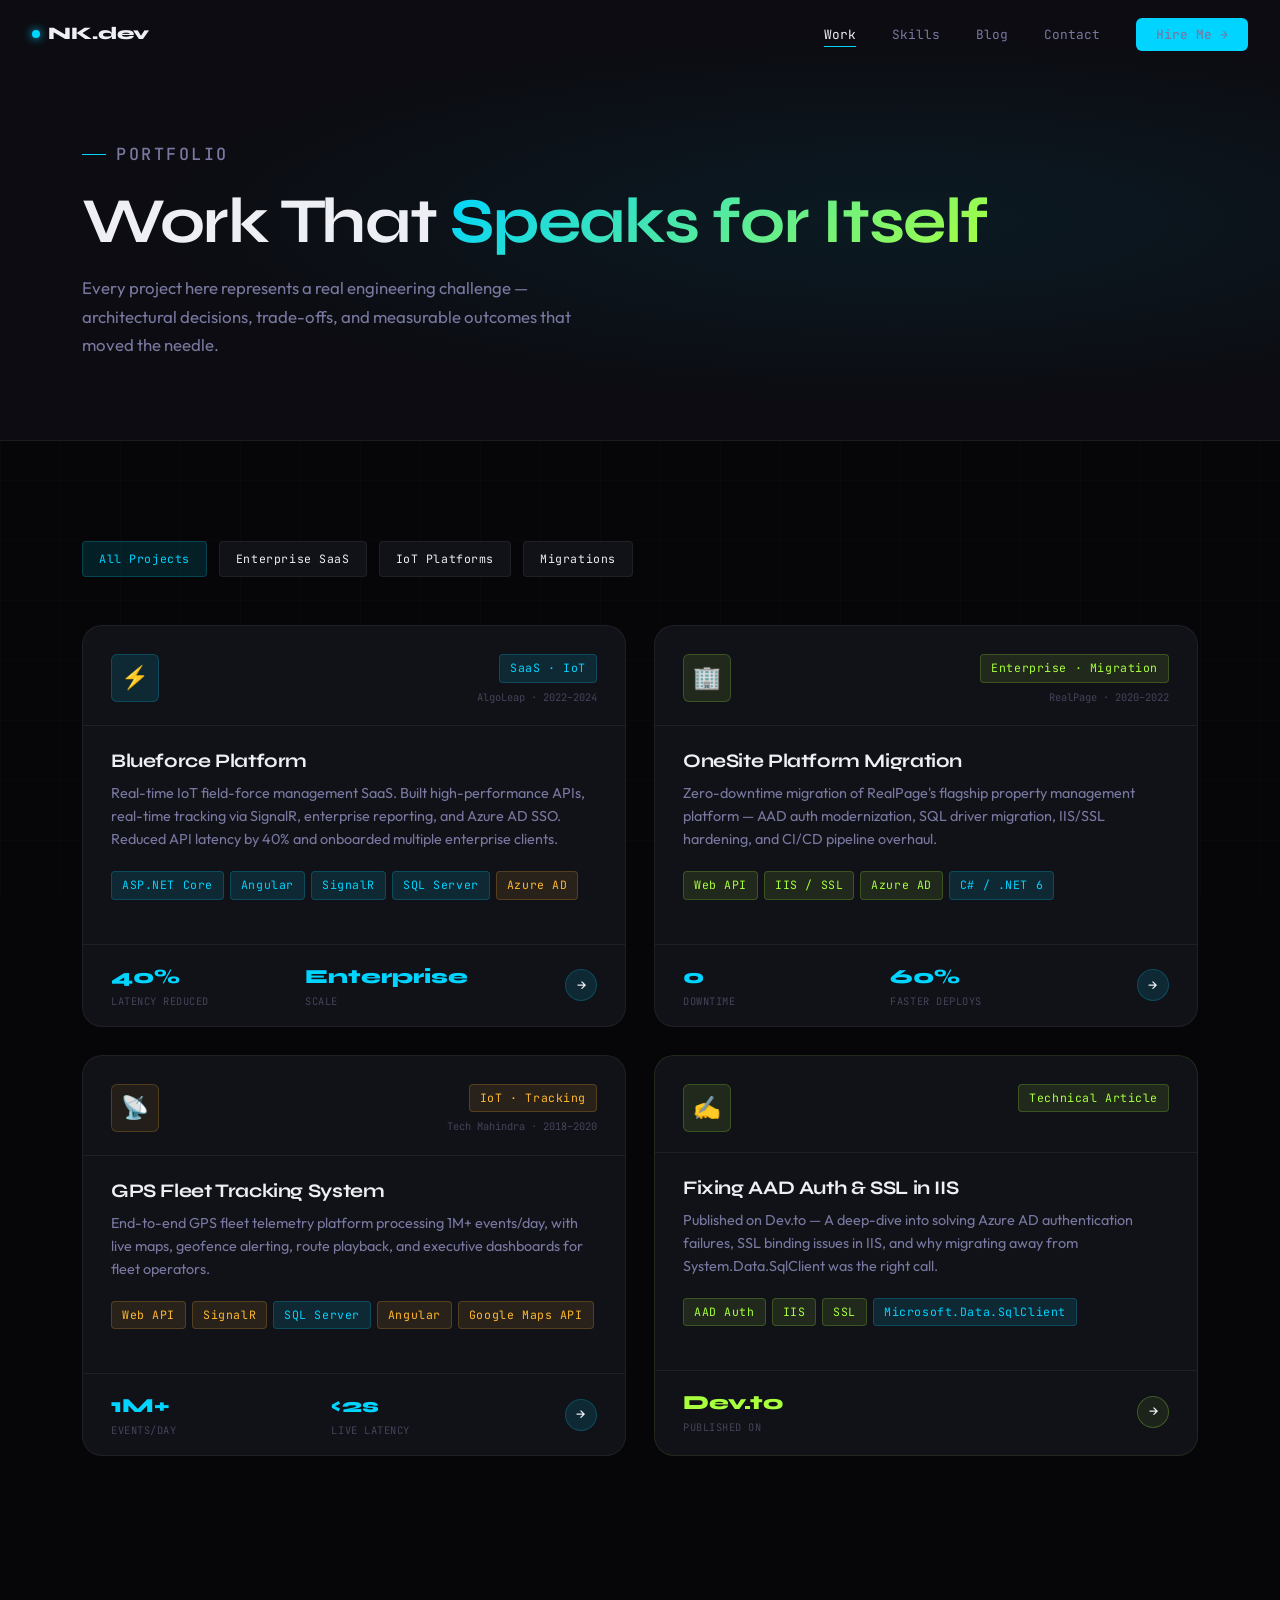
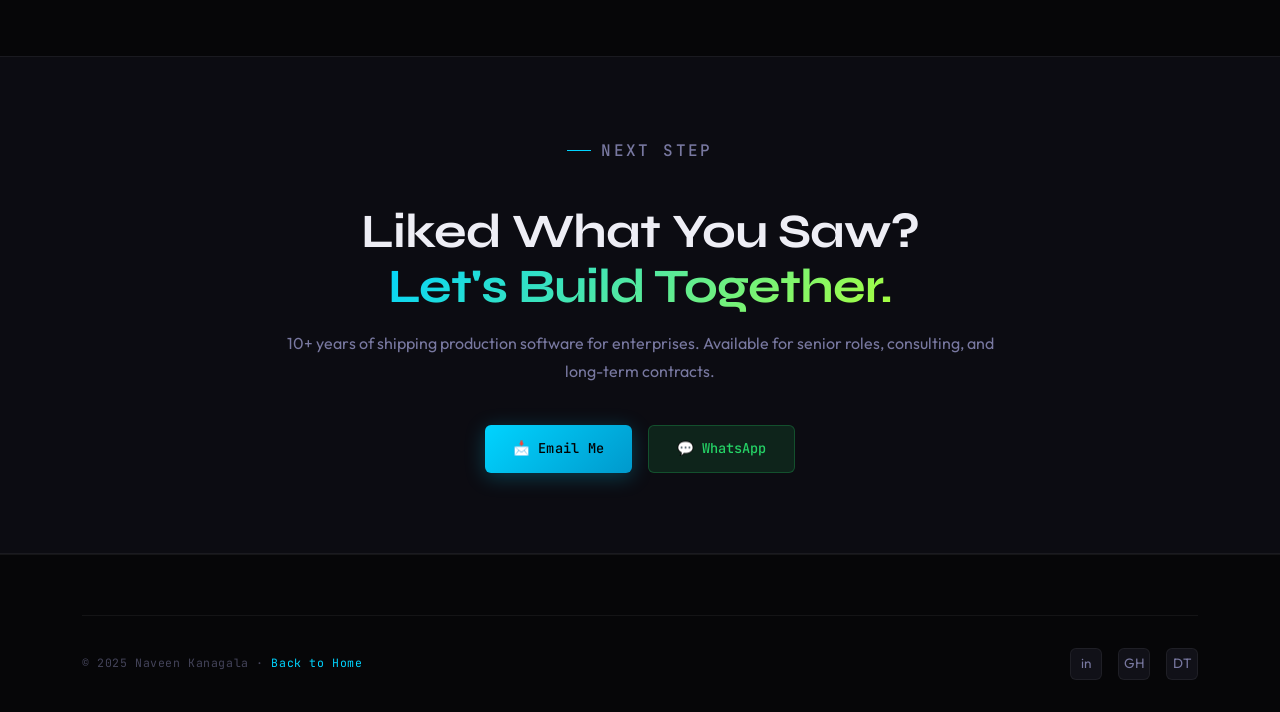
<file: projects.html>
<!DOCTYPE html>
<html lang="en">
<head>
  <meta charset="UTF-8" />
  <meta name="viewport" content="width=device-width, initial-scale=1.0" />
  <title>Projects — Naveen Kanagala</title>
  <meta name="description" content="Case studies and projects by Naveen Kanagala — Senior .NET Full Stack Developer." />
  <link rel="stylesheet" href="styles.css" />
  <link rel="icon" type="image/svg+xml" href="data:image/svg+xml,<svg xmlns='http://www.w3.org/2000/svg' viewBox='0 0 32 32'><rect width='32' height='32' rx='6' fill='%2300D4FF'/><text y='23' x='6' font-size='18' font-weight='800' font-family='sans-serif' fill='%23000'>N</text></svg>" />
</head>
<body>

<nav class="navbar" role="navigation">
  <a href="index.html" class="nav-logo">
    <span class="dot"></span>NK.dev
  </a>
  <ul class="nav-links">
    <li><a href="index.html#work" class="active">Work</a></li>
    <li><a href="index.html#skills">Skills</a></li>
    <li><a href="blog.html">Blog</a></li>
    <li><a href="index.html#contact">Contact</a></li>
    <li><a href="mailto:naveenkanagala@email.com" class="nav-cta">Hire Me →</a></li>
  </ul>
  <button class="hamburger" aria-label="Toggle navigation">
    <span></span><span></span><span></span>
  </button>
</nav>

<!-- Page Hero -->
<section class="page-hero" style="background:var(--bg-surface); border-bottom:1px solid var(--border); overflow:hidden; position:relative;">
  <div style="position:absolute;inset:0;background:radial-gradient(ellipse at 70% 50%, rgba(0,212,255,0.07) 0%, transparent 60%);pointer-events:none;"></div>
  <div class="container" style="position:relative;z-index:1;">
    <div class="fade-in-up">
      <p class="section-label">Portfolio</p>
      <h1>Work That <span class="gradient-text">Speaks for Itself</span></h1>
      <p>
        Every project here represents a real engineering challenge — architectural
        decisions, trade-offs, and measurable outcomes that moved the needle.
      </p>
    </div>
  </div>
</section>

<!-- All Projects -->
<section class="section">
  <div class="container">

    <!-- Filter labels -->
    <div style="display:flex;gap:12px;flex-wrap:wrap;margin-bottom:48px;" class="fade-in-up">
      <span class="tag tag-cyan" style="padding:8px 16px;">All Projects</span>
      <span class="tag" style="padding:8px 16px;background:var(--bg-card);border:1px solid var(--border);">Enterprise SaaS</span>
      <span class="tag" style="padding:8px 16px;background:var(--bg-card);border:1px solid var(--border);">IoT Platforms</span>
      <span class="tag" style="padding:8px 16px;background:var(--bg-card);border:1px solid var(--border);">Migrations</span>
    </div>

    <div class="projects-grid">

      <!-- Project 1 -->
      <a href="case-study-blueforce.html" class="case-card fade-in-up delay-1">
        <div class="case-card-header">
          <div class="case-card-icon cyan">⚡</div>
          <div style="display:flex;flex-direction:column;align-items:flex-end;gap:6px;">
            <span class="tag tag-cyan">SaaS · IoT</span>
            <span style="font-family:var(--font-mono);font-size:0.65rem;color:var(--text-muted);">AlgoLeap · 2022–2024</span>
          </div>
        </div>
        <div class="case-card-body">
          <h3>Blueforce Platform</h3>
          <p>
            Real-time IoT field-force management SaaS. Built high-performance APIs,
            real-time tracking via SignalR, enterprise reporting, and Azure AD SSO.
            Reduced API latency by 40% and onboarded multiple enterprise clients.
          </p>
          <div class="case-tags">
            <span class="tag tag-cyan">ASP.NET Core</span>
            <span class="tag tag-cyan">Angular</span>
            <span class="tag tag-cyan">SignalR</span>
            <span class="tag tag-cyan">SQL Server</span>
            <span class="tag tag-amber">Azure AD</span>
          </div>
        </div>
        <div class="case-card-footer">
          <div class="case-metric">
            <span class="case-metric-val">40%</span>
            <span class="case-metric-label">LATENCY REDUCED</span>
          </div>
          <div class="case-metric">
            <span class="case-metric-val">Enterprise</span>
            <span class="case-metric-label">SCALE</span>
          </div>
          <div class="case-arrow">→</div>
        </div>
      </a>

      <!-- Project 2 -->
      <a href="case-study-onesite.html" class="case-card fade-in-up delay-2">
        <div class="case-card-header">
          <div class="case-card-icon green">🏢</div>
          <div style="display:flex;flex-direction:column;align-items:flex-end;gap:6px;">
            <span class="tag tag-green">Enterprise · Migration</span>
            <span style="font-family:var(--font-mono);font-size:0.65rem;color:var(--text-muted);">RealPage · 2020–2022</span>
          </div>
        </div>
        <div class="case-card-body">
          <h3>OneSite Platform Migration</h3>
          <p>
            Zero-downtime migration of RealPage's flagship property management platform —
            AAD auth modernization, SQL driver migration, IIS/SSL hardening,
            and CI/CD pipeline overhaul.
          </p>
          <div class="case-tags">
            <span class="tag tag-green">Web API</span>
            <span class="tag tag-green">IIS / SSL</span>
            <span class="tag tag-green">Azure AD</span>
            <span class="tag tag-cyan">C# / .NET 6</span>
          </div>
        </div>
        <div class="case-card-footer">
          <div class="case-metric">
            <span class="case-metric-val">0</span>
            <span class="case-metric-label">DOWNTIME</span>
          </div>
          <div class="case-metric">
            <span class="case-metric-val">60%</span>
            <span class="case-metric-label">FASTER DEPLOYS</span>
          </div>
          <div class="case-arrow">→</div>
        </div>
      </a>

      <!-- Project 3 -->
      <a href="case-study-gps.html" class="case-card fade-in-up delay-3">
        <div class="case-card-header">
          <div class="case-card-icon amber">📡</div>
          <div style="display:flex;flex-direction:column;align-items:flex-end;gap:6px;">
            <span class="tag tag-amber">IoT · Tracking</span>
            <span style="font-family:var(--font-mono);font-size:0.65rem;color:var(--text-muted);">Tech Mahindra · 2018–2020</span>
          </div>
        </div>
        <div class="case-card-body">
          <h3>GPS Fleet Tracking System</h3>
          <p>
            End-to-end GPS fleet telemetry platform processing 1M+ events/day,
            with live maps, geofence alerting, route playback, and
            executive dashboards for fleet operators.
          </p>
          <div class="case-tags">
            <span class="tag tag-amber">Web API</span>
            <span class="tag tag-amber">SignalR</span>
            <span class="tag tag-cyan">SQL Server</span>
            <span class="tag tag-amber">Angular</span>
            <span class="tag tag-amber">Google Maps API</span>
          </div>
        </div>
        <div class="case-card-footer">
          <div class="case-metric">
            <span class="case-metric-val">1M+</span>
            <span class="case-metric-label">EVENTS/DAY</span>
          </div>
          <div class="case-metric">
            <span class="case-metric-val">&lt;2s</span>
            <span class="case-metric-label">LIVE LATENCY</span>
          </div>
          <div class="case-arrow">→</div>
        </div>
      </a>

      <!-- Project 4 — Blog Article -->
      <a href="blog.html" class="case-card fade-in-up delay-4" style="border-color:rgba(168,255,62,0.1);">
        <div class="case-card-header">
          <div class="case-card-icon green">✍️</div>
          <span class="tag tag-green">Technical Article</span>
        </div>
        <div class="case-card-body">
          <h3>Fixing AAD Auth & SSL in IIS</h3>
          <p>
            Published on Dev.to — A deep-dive into solving Azure AD authentication
            failures, SSL binding issues in IIS, and why migrating away from
            System.Data.SqlClient was the right call.
          </p>
          <div class="case-tags">
            <span class="tag tag-green">AAD Auth</span>
            <span class="tag tag-green">IIS</span>
            <span class="tag tag-green">SSL</span>
            <span class="tag tag-cyan">Microsoft.Data.SqlClient</span>
          </div>
        </div>
        <div class="case-card-footer">
          <div class="case-metric">
            <span class="case-metric-val" style="color:var(--green);">Dev.to</span>
            <span class="case-metric-label">PUBLISHED ON</span>
          </div>
          <div class="case-arrow" style="border-color:rgba(168,255,62,0.25);background:rgba(168,255,62,0.08);">→</div>
        </div>
      </a>

    </div>

  </div>
</section>

<!-- CTA -->
<section class="hire-section">
  <div class="container">
    <div class="hire-inner fade-in-up">
      <p class="section-label" style="justify-content:center;">Next Step</p>
      <h2>Liked What You Saw?<br><span class="gradient-text">Let's Build Together.</span></h2>
      <p>10+ years of shipping production software for enterprises. Available for senior roles, consulting, and long-term contracts.</p>
      <div class="hire-actions">
        <a href="mailto:naveenkanagala@email.com" class="btn btn-primary">📩 Email Me</a>
        <a href="https://wa.me/91XXXXXXXXXX" class="whatsapp-btn" target="_blank">💬 WhatsApp</a>
      </div>
    </div>
  </div>
</section>

<footer class="footer">
  <div class="container">
    <div class="footer-bottom">
      <p>© 2025 Naveen Kanagala · <a href="index.html" style="color:var(--cyan);">Back to Home</a></p>
      <div class="footer-socials">
        <a href="https://linkedin.com/in/naveen-kanagala" class="social-link" target="_blank">in</a>
        <a href="https://github.com/naveen-kanagala" class="social-link" target="_blank">GH</a>
        <a href="https://dev.to/naveen_kanagala" class="social-link" target="_blank">DT</a>
      </div>
    </div>
  </div>
</footer>

<div class="sticky-cta">
  <a href="mailto:naveenkanagala@email.com" class="btn btn-primary">📩 Hire Me</a>
</div>

<script src="script.js"></script>
</body>
</html>
</file>
<file: styles.css>
/* ============================================================
   NAVEEN KANAGALA — PREMIUM PORTFOLIO
   Theme: Obsidian Terminal | Dark SaaS
   ============================================================ */

@import url('https://fonts.googleapis.com/css2?family=Syne:wght@400;500;600;700;800&family=Outfit:wght@300;400;500;600&family=JetBrains+Mono:wght@300;400;500&display=swap');

/* ── CSS Variables ── */
:root {
  --bg-root:       #060608;
  --bg-surface:    #0C0C12;
  --bg-card:       #111118;
  --bg-card-hover: #16161E;
  --border:        rgba(255, 255, 255, 0.06);
  --border-bright: rgba(0, 212, 255, 0.25);

  --cyan:          #00D4FF;
  --cyan-dim:      rgba(0, 212, 255, 0.12);
  --green:         #A8FF3E;
  --green-dim:     rgba(168, 255, 62, 0.10);
  --amber:         #FFB830;

  --text-primary:  #EEEEF5;
  --text-secondary:#7878A0;
  --text-muted:    #44445A;

  --font-head:     'Syne', sans-serif;
  --font-body:     'Outfit', sans-serif;
  --font-mono:     'JetBrains Mono', monospace;

  --radius-sm:     6px;
  --radius-md:     12px;
  --radius-lg:     20px;
  --radius-xl:     28px;

  --shadow-card:   0 0 0 1px var(--border), 0 20px 60px rgba(0,0,0,0.5);
  --shadow-glow:   0 0 30px rgba(0, 212, 255, 0.15);
  --shadow-green:  0 0 30px rgba(168, 255, 62, 0.12);

  --transition:    all 0.3s cubic-bezier(0.4, 0, 0.2, 1);
  --transition-slow: all 0.6s cubic-bezier(0.4, 0, 0.2, 1);
}

/* ── Reset & Base ── */
*, *::before, *::after { box-sizing: border-box; margin: 0; padding: 0; }

html {
  scroll-behavior: smooth;
  font-size: 16px;
}

body {
  background-color: var(--bg-root);
  color: var(--text-primary);
  font-family: var(--font-body);
  font-weight: 400;
  line-height: 1.6;
  overflow-x: hidden;
  -webkit-font-smoothing: antialiased;
}

a { color: inherit; text-decoration: none; }
img { max-width: 100%; display: block; }
ul { list-style: none; }

/* ── Grid Overlay ── */
body::before {
  content: '';
  position: fixed;
  inset: 0;
  background-image:
    linear-gradient(rgba(255,255,255,0.015) 1px, transparent 1px),
    linear-gradient(90deg, rgba(255,255,255,0.015) 1px, transparent 1px);
  background-size: 60px 60px;
  pointer-events: none;
  z-index: 0;
}

/* ── Typography ── */
h1, h2, h3, h4, h5, h6 {
  font-family: var(--font-head);
  font-weight: 700;
  line-height: 1.15;
  letter-spacing: -0.02em;
}

.mono { font-family: var(--font-mono); }

.gradient-text {
  background: linear-gradient(135deg, var(--cyan) 0%, var(--green) 100%);
  -webkit-background-clip: text;
  -webkit-text-fill-color: transparent;
  background-clip: text;
}

.section-label {
  font-family: var(--font-mono);
  font-size: 0.75rem;
  font-weight: 500;
  letter-spacing: 0.15em;
  text-transform: uppercase;
  color: var(--cyan);
  display: flex;
  align-items: center;
  gap: 10px;
  margin-bottom: 16px;
}

.section-label::before {
  content: '';
  width: 24px;
  height: 1px;
  background: var(--cyan);
}

/* ── Layout ── */
.container {
  max-width: 1180px;
  margin: 0 auto;
  padding: 0 32px;
  position: relative;
  z-index: 1;
}

.section {
  padding: 100px 0;
}

/* ── Navbar ── */
.navbar {
  position: fixed;
  top: 0;
  left: 0;
  right: 0;
  z-index: 1000;
  padding: 0 32px;
  height: 68px;
  display: flex;
  align-items: center;
  justify-content: space-between;
  transition: var(--transition);
}

.navbar.scrolled {
  background: rgba(6, 6, 8, 0.88);
  backdrop-filter: blur(20px);
  border-bottom: 1px solid var(--border);
}

.nav-logo {
  font-family: var(--font-head);
  font-size: 1.1rem;
  font-weight: 800;
  display: flex;
  align-items: center;
  gap: 8px;
}

.nav-logo .dot {
  width: 8px;
  height: 8px;
  border-radius: 50%;
  background: var(--cyan);
  box-shadow: 0 0 10px var(--cyan);
  animation: pulse 2s ease-in-out infinite;
}

@keyframes pulse {
  0%, 100% { opacity: 1; transform: scale(1); }
  50% { opacity: 0.6; transform: scale(0.85); }
}

.nav-links {
  display: flex;
  align-items: center;
  gap: 36px;
}

.nav-links a {
  font-family: var(--font-mono);
  font-size: 0.8rem;
  color: var(--text-secondary);
  transition: var(--transition);
  position: relative;
}

.nav-links a:hover,
.nav-links a.active {
  color: var(--text-primary);
}

.nav-links a.active::after {
  content: '';
  position: absolute;
  bottom: -4px;
  left: 0;
  right: 0;
  height: 1px;
  background: var(--cyan);
}

.nav-cta {
  font-family: var(--font-mono);
  font-size: 0.8rem;
  padding: 8px 20px;
  background: var(--cyan);
  color: #000;
  border-radius: var(--radius-sm);
  font-weight: 500;
  transition: var(--transition);
}

.nav-cta:hover {
  background: #33DEFF;
  box-shadow: 0 0 20px rgba(0, 212, 255, 0.4);
}

.hamburger {
  display: none;
  flex-direction: column;
  gap: 5px;
  cursor: pointer;
  padding: 4px;
}

.hamburger span {
  width: 22px;
  height: 1.5px;
  background: var(--text-primary);
  transition: var(--transition);
}

/* ── Buttons ── */
.btn {
  display: inline-flex;
  align-items: center;
  gap: 8px;
  font-family: var(--font-mono);
  font-size: 0.85rem;
  font-weight: 500;
  padding: 12px 28px;
  border-radius: var(--radius-sm);
  cursor: pointer;
  transition: var(--transition);
  border: none;
  outline: none;
  letter-spacing: 0.02em;
}

.btn-primary {
  background: linear-gradient(135deg, var(--cyan), #0099CC);
  color: #000;
  box-shadow: 0 4px 20px rgba(0, 212, 255, 0.25);
}

.btn-primary:hover {
  transform: translateY(-2px);
  box-shadow: 0 8px 30px rgba(0, 212, 255, 0.45);
}

.btn-secondary {
  background: transparent;
  color: var(--text-primary);
  border: 1px solid var(--border);
}

.btn-secondary:hover {
  border-color: var(--border-bright);
  background: var(--cyan-dim);
  color: var(--cyan);
}

.btn-ghost {
  background: transparent;
  color: var(--text-secondary);
  padding: 10px 20px;
}

.btn-ghost:hover {
  color: var(--cyan);
}

.btn-green {
  background: linear-gradient(135deg, var(--green), #88CC22);
  color: #0A0A0A;
  box-shadow: 0 4px 20px rgba(168, 255, 62, 0.2);
}

.btn-green:hover {
  transform: translateY(-2px);
  box-shadow: 0 8px 30px rgba(168, 255, 62, 0.35);
}

/* ── Cards ── */
.card {
  background: var(--bg-card);
  border: 1px solid var(--border);
  border-radius: var(--radius-lg);
  padding: 28px;
  transition: var(--transition);
  position: relative;
  overflow: hidden;
}

.card::before {
  content: '';
  position: absolute;
  top: 0;
  left: 0;
  right: 0;
  height: 1px;
  background: linear-gradient(90deg, transparent, var(--border-bright), transparent);
  opacity: 0;
  transition: var(--transition);
}

.card:hover {
  background: var(--bg-card-hover);
  border-color: rgba(0, 212, 255, 0.15);
  transform: translateY(-4px);
  box-shadow: var(--shadow-card), var(--shadow-glow);
}

.card:hover::before {
  opacity: 1;
}

/* ── Tags ── */
.tag {
  font-family: var(--font-mono);
  font-size: 0.72rem;
  padding: 4px 10px;
  border-radius: 4px;
  letter-spacing: 0.05em;
}

.tag-cyan {
  background: var(--cyan-dim);
  color: var(--cyan);
  border: 1px solid rgba(0, 212, 255, 0.2);
}

.tag-green {
  background: var(--green-dim);
  color: var(--green);
  border: 1px solid rgba(168, 255, 62, 0.2);
}

.tag-amber {
  background: rgba(255, 184, 48, 0.1);
  color: var(--amber);
  border: 1px solid rgba(255, 184, 48, 0.2);
}

/* ── ============================================================
   HERO SECTION
   ============================================================ */

.hero {
  min-height: 100vh;
  display: flex;
  align-items: center;
  padding-top: 68px;
  position: relative;
  overflow: hidden;
}

.hero-bg {
  position: absolute;
  inset: 0;
  z-index: 0;
}

.hero-orb {
  position: absolute;
  border-radius: 50%;
  filter: blur(100px);
  pointer-events: none;
}

.hero-orb-1 {
  width: 600px;
  height: 600px;
  background: radial-gradient(circle, rgba(0,212,255,0.12) 0%, transparent 70%);
  top: -100px;
  right: -100px;
  animation: orbFloat1 8s ease-in-out infinite;
}

.hero-orb-2 {
  width: 400px;
  height: 400px;
  background: radial-gradient(circle, rgba(168,255,62,0.08) 0%, transparent 70%);
  bottom: 100px;
  left: -50px;
  animation: orbFloat2 10s ease-in-out infinite;
}

@keyframes orbFloat1 {
  0%, 100% { transform: translate(0, 0); }
  50% { transform: translate(-30px, 30px); }
}

@keyframes orbFloat2 {
  0%, 100% { transform: translate(0, 0); }
  50% { transform: translate(20px, -20px); }
}

.hero-content {
  position: relative;
  z-index: 1;
  max-width: 820px;
}

.hero-badge {
  display: inline-flex;
  align-items: center;
  gap: 8px;
  font-family: var(--font-mono);
  font-size: 0.75rem;
  color: var(--cyan);
  background: var(--cyan-dim);
  border: 1px solid rgba(0, 212, 255, 0.2);
  padding: 6px 14px;
  border-radius: 100px;
  margin-bottom: 32px;
  letter-spacing: 0.05em;
}

.hero-badge .blink {
  width: 6px;
  height: 6px;
  background: var(--cyan);
  border-radius: 50%;
  animation: blink 1.2s ease-in-out infinite;
}

@keyframes blink {
  0%, 100% { opacity: 1; }
  50% { opacity: 0; }
}

.hero h1 {
  font-size: clamp(2.8rem, 6vw, 5rem);
  line-height: 1.05;
  margin-bottom: 24px;
  font-weight: 800;
}

.hero-sub {
  font-size: 1.15rem;
  color: var(--text-secondary);
  max-width: 560px;
  margin-bottom: 44px;
  line-height: 1.7;
  font-weight: 300;
}

.hero-actions {
  display: flex;
  gap: 16px;
  flex-wrap: wrap;
  margin-bottom: 60px;
}

.hero-stats {
  display: flex;
  gap: 48px;
  flex-wrap: wrap;
}

.stat-item {
  display: flex;
  flex-direction: column;
}

.stat-number {
  font-family: var(--font-head);
  font-size: 2rem;
  font-weight: 800;
  background: linear-gradient(135deg, var(--cyan), var(--green));
  -webkit-background-clip: text;
  -webkit-text-fill-color: transparent;
  background-clip: text;
  line-height: 1;
}

.stat-label {
  font-family: var(--font-mono);
  font-size: 0.72rem;
  color: var(--text-muted);
  letter-spacing: 0.08em;
  margin-top: 4px;
}

/* ── Scroll Indicator ── */
.scroll-indicator {
  position: absolute;
  bottom: 40px;
  left: 50%;
  transform: translateX(-50%);
  display: flex;
  flex-direction: column;
  align-items: center;
  gap: 8px;
  font-family: var(--font-mono);
  font-size: 0.65rem;
  color: var(--text-muted);
  letter-spacing: 0.1em;
  animation: fadeInUp 1s ease 1s both;
}

.scroll-line {
  width: 1px;
  height: 40px;
  background: linear-gradient(to bottom, var(--cyan), transparent);
  animation: scrollLine 2s ease-in-out infinite;
}

@keyframes scrollLine {
  0% { transform: scaleY(0); transform-origin: top; }
  50% { transform: scaleY(1); transform-origin: top; }
  51% { transform: scaleY(1); transform-origin: bottom; }
  100% { transform: scaleY(0); transform-origin: bottom; }
}

/* ── Trust Logos ── */
.trust-section {
  padding: 48px 0;
  border-top: 1px solid var(--border);
  border-bottom: 1px solid var(--border);
}

.trust-label {
  font-family: var(--font-mono);
  font-size: 0.7rem;
  color: var(--text-muted);
  letter-spacing: 0.12em;
  text-transform: uppercase;
  text-align: center;
  margin-bottom: 28px;
}

.trust-logos {
  display: flex;
  justify-content: center;
  align-items: center;
  gap: 60px;
  flex-wrap: wrap;
}

.trust-logo {
  font-family: var(--font-head);
  font-size: 1.05rem;
  font-weight: 700;
  color: var(--text-muted);
  letter-spacing: -0.01em;
  transition: var(--transition);
  display: flex;
  align-items: center;
  gap: 8px;
}

.trust-logo:hover { color: var(--text-primary); }

.trust-logo .logo-dot {
  width: 6px;
  height: 6px;
  border-radius: 50%;
  background: currentColor;
}

/* ── Featured Case Studies ── */
.case-grid {
  display: grid;
  grid-template-columns: repeat(auto-fit, minmax(340px, 1fr));
  gap: 24px;
}

.case-card {
  background: var(--bg-card);
  border: 1px solid var(--border);
  border-radius: var(--radius-lg);
  overflow: hidden;
  transition: var(--transition);
  position: relative;
  cursor: pointer;
}

.case-card:hover {
  transform: translateY(-6px);
  border-color: rgba(0, 212, 255, 0.2);
  box-shadow: var(--shadow-card), var(--shadow-glow);
}

.case-card-header {
  padding: 28px 28px 20px;
  border-bottom: 1px solid var(--border);
  display: flex;
  justify-content: space-between;
  align-items: flex-start;
}

.case-card-icon {
  width: 48px;
  height: 48px;
  border-radius: var(--radius-sm);
  display: flex;
  align-items: center;
  justify-content: center;
  font-size: 1.4rem;
}

.case-card-icon.cyan { background: var(--cyan-dim); border: 1px solid rgba(0,212,255,0.2); }
.case-card-icon.green { background: var(--green-dim); border: 1px solid rgba(168,255,62,0.2); }
.case-card-icon.amber { background: rgba(255,184,48,0.08); border: 1px solid rgba(255,184,48,0.2); }

.case-card-body {
  padding: 24px 28px;
}

.case-card h3 {
  font-size: 1.2rem;
  margin-bottom: 10px;
  transition: var(--transition);
}

.case-card:hover h3 {
  background: linear-gradient(135deg, var(--cyan), var(--green));
  -webkit-background-clip: text;
  -webkit-text-fill-color: transparent;
  background-clip: text;
}

.case-card p {
  font-size: 0.9rem;
  color: var(--text-secondary);
  line-height: 1.6;
  margin-bottom: 20px;
}

.case-tags {
  display: flex;
  flex-wrap: wrap;
  gap: 6px;
  margin-bottom: 20px;
}

.case-card-footer {
  padding: 16px 28px;
  border-top: 1px solid var(--border);
  display: flex;
  justify-content: space-between;
  align-items: center;
}

.case-metric {
  display: flex;
  flex-direction: column;
}

.case-metric-val {
  font-family: var(--font-head);
  font-size: 1.25rem;
  font-weight: 800;
  color: var(--cyan);
}

.case-metric-label {
  font-family: var(--font-mono);
  font-size: 0.65rem;
  color: var(--text-muted);
  letter-spacing: 0.05em;
}

.case-arrow {
  width: 32px;
  height: 32px;
  border-radius: 50%;
  background: var(--cyan-dim);
  border: 1px solid rgba(0,212,255,0.2);
  display: flex;
  align-items: center;
  justify-content: center;
  font-size: 0.9rem;
  transition: var(--transition);
}

.case-card:hover .case-arrow {
  background: var(--cyan);
  color: #000;
  transform: translateX(3px);
}

/* ── Skills Section ── */
.skills-wrapper {
  display: grid;
  grid-template-columns: 1fr 1fr;
  gap: 60px;
  align-items: start;
}

.skill-bars {
  display: flex;
  flex-direction: column;
  gap: 20px;
}

.skill-item {
  display: flex;
  flex-direction: column;
  gap: 8px;
}

.skill-header {
  display: flex;
  justify-content: space-between;
  align-items: center;
}

.skill-name {
  font-family: var(--font-mono);
  font-size: 0.8rem;
  color: var(--text-secondary);
}

.skill-pct {
  font-family: var(--font-mono);
  font-size: 0.75rem;
  color: var(--cyan);
}

.skill-bar-bg {
  height: 4px;
  background: rgba(255,255,255,0.05);
  border-radius: 100px;
  overflow: hidden;
}

.skill-bar-fill {
  height: 100%;
  border-radius: 100px;
  background: linear-gradient(90deg, var(--cyan), var(--green));
  transform: scaleX(0);
  transform-origin: left;
  transition: transform 1.2s cubic-bezier(0.4, 0, 0.2, 1);
}

.skill-bar-fill.animate {
  transform: scaleX(1);
}

.tech-tags-grid {
  display: flex;
  flex-wrap: wrap;
  gap: 10px;
}

.tech-tag {
  font-family: var(--font-mono);
  font-size: 0.78rem;
  padding: 8px 14px;
  background: var(--bg-card);
  border: 1px solid var(--border);
  border-radius: var(--radius-sm);
  color: var(--text-secondary);
  transition: var(--transition);
  letter-spacing: 0.02em;
}

.tech-tag:hover {
  border-color: var(--border-bright);
  color: var(--cyan);
  background: var(--cyan-dim);
}

/* ── Blog Preview ── */
.blog-grid {
  display: grid;
  grid-template-columns: repeat(auto-fit, minmax(300px, 1fr));
  gap: 24px;
}

.blog-card {
  background: var(--bg-card);
  border: 1px solid var(--border);
  border-radius: var(--radius-lg);
  padding: 28px;
  transition: var(--transition);
  position: relative;
}

.blog-card:hover {
  transform: translateY(-4px);
  border-color: rgba(168, 255, 62, 0.2);
  box-shadow: var(--shadow-card), var(--shadow-green);
}

.blog-meta {
  display: flex;
  gap: 12px;
  align-items: center;
  margin-bottom: 16px;
}

.blog-date {
  font-family: var(--font-mono);
  font-size: 0.7rem;
  color: var(--text-muted);
  letter-spacing: 0.05em;
}

.blog-card h3 {
  font-size: 1.05rem;
  margin-bottom: 12px;
  line-height: 1.4;
}

.blog-card p {
  font-size: 0.87rem;
  color: var(--text-secondary);
  line-height: 1.7;
  margin-bottom: 20px;
}

.blog-read-link {
  font-family: var(--font-mono);
  font-size: 0.78rem;
  color: var(--green);
  display: flex;
  align-items: center;
  gap: 6px;
  transition: var(--transition);
}

.blog-read-link:hover { gap: 10px; }

/* ── Hire Me / CTA Section ── */
.hire-section {
  background: var(--bg-surface);
  border-top: 1px solid var(--border);
  border-bottom: 1px solid var(--border);
  padding: 80px 0;
}

.hire-inner {
  max-width: 720px;
  margin: 0 auto;
  text-align: center;
}

.hire-inner h2 {
  font-size: clamp(2rem, 4vw, 3rem);
  margin-bottom: 16px;
}

.hire-inner p {
  font-size: 1rem;
  color: var(--text-secondary);
  margin-bottom: 40px;
  line-height: 1.7;
}

.hire-actions {
  display: flex;
  justify-content: center;
  gap: 16px;
  flex-wrap: wrap;
}

.whatsapp-btn {
  display: inline-flex;
  align-items: center;
  gap: 8px;
  font-family: var(--font-mono);
  font-size: 0.85rem;
  padding: 12px 28px;
  background: rgba(37, 211, 102, 0.12);
  color: #25D366;
  border: 1px solid rgba(37, 211, 102, 0.25);
  border-radius: var(--radius-sm);
  transition: var(--transition);
  font-weight: 500;
}

.whatsapp-btn:hover {
  background: rgba(37, 211, 102, 0.2);
  box-shadow: 0 0 20px rgba(37, 211, 102, 0.2);
}

/* ── Sticky CTA ── */
.sticky-cta {
  position: fixed;
  bottom: 32px;
  right: 32px;
  z-index: 999;
  opacity: 0;
  transform: translateY(20px);
  transition: var(--transition);
  pointer-events: none;
}

.sticky-cta.visible {
  opacity: 1;
  transform: translateY(0);
  pointer-events: all;
}

.sticky-cta .btn {
  box-shadow: 0 8px 32px rgba(0, 212, 255, 0.35);
  padding: 14px 24px;
}

/* ── Footer ── */
.footer {
  padding: 60px 0 32px;
  border-top: 1px solid var(--border);
}

.footer-inner {
  display: grid;
  grid-template-columns: 2fr 1fr 1fr 1fr;
  gap: 48px;
  margin-bottom: 48px;
}

.footer-brand h3 {
  font-size: 1.2rem;
  margin-bottom: 12px;
}

.footer-brand p {
  font-size: 0.87rem;
  color: var(--text-secondary);
  line-height: 1.7;
  max-width: 280px;
}

.footer-col h4 {
  font-family: var(--font-mono);
  font-size: 0.72rem;
  letter-spacing: 0.1em;
  text-transform: uppercase;
  color: var(--text-muted);
  margin-bottom: 16px;
}

.footer-col ul li {
  margin-bottom: 10px;
}

.footer-col ul a {
  font-size: 0.88rem;
  color: var(--text-secondary);
  transition: var(--transition);
}

.footer-col ul a:hover { color: var(--cyan); }

.footer-bottom {
  padding-top: 32px;
  border-top: 1px solid var(--border);
  display: flex;
  justify-content: space-between;
  align-items: center;
  flex-wrap: wrap;
  gap: 12px;
}

.footer-bottom p {
  font-family: var(--font-mono);
  font-size: 0.72rem;
  color: var(--text-muted);
  letter-spacing: 0.05em;
}

.footer-socials {
  display: flex;
  gap: 16px;
}

.social-link {
  width: 32px;
  height: 32px;
  border-radius: var(--radius-sm);
  background: var(--bg-card);
  border: 1px solid var(--border);
  display: flex;
  align-items: center;
  justify-content: center;
  font-size: 0.85rem;
  color: var(--text-secondary);
  transition: var(--transition);
}

.social-link:hover {
  border-color: var(--border-bright);
  color: var(--cyan);
}

/* ── ============================================================
   PROJECTS PAGE
   ============================================================ */

.page-hero {
  padding: 140px 0 80px;
  position: relative;
  overflow: hidden;
}

.page-hero h1 {
  font-size: clamp(2.4rem, 5vw, 4rem);
  margin-bottom: 16px;
}

.page-hero p {
  font-size: 1.05rem;
  color: var(--text-secondary);
  max-width: 520px;
  line-height: 1.7;
}

.projects-grid {
  display: grid;
  grid-template-columns: repeat(auto-fit, minmax(360px, 1fr));
  gap: 28px;
  padding-bottom: 100px;
}

/* ── ============================================================
   CASE STUDY PAGE
   ============================================================ */

.cs-hero {
  min-height: 60vh;
  display: flex;
  align-items: flex-end;
  padding: 120px 0 60px;
  position: relative;
  overflow: hidden;
}

.cs-hero-bg {
  position: absolute;
  inset: 0;
  background: linear-gradient(135deg, rgba(0,212,255,0.05) 0%, transparent 60%);
}

.cs-breadcrumb {
  font-family: var(--font-mono);
  font-size: 0.75rem;
  color: var(--text-muted);
  margin-bottom: 20px;
  display: flex;
  gap: 8px;
  align-items: center;
}

.cs-breadcrumb a { color: var(--text-secondary); transition: var(--transition); }
.cs-breadcrumb a:hover { color: var(--cyan); }

.cs-hero h1 {
  font-size: clamp(2.2rem, 4.5vw, 3.8rem);
  max-width: 800px;
  margin-bottom: 20px;
}

.cs-hero-meta {
  display: flex;
  gap: 28px;
  flex-wrap: wrap;
  margin-top: 32px;
}

.cs-meta-item {
  display: flex;
  flex-direction: column;
  gap: 4px;
}

.cs-meta-label {
  font-family: var(--font-mono);
  font-size: 0.65rem;
  letter-spacing: 0.12em;
  text-transform: uppercase;
  color: var(--text-muted);
}

.cs-meta-val {
  font-size: 0.9rem;
  color: var(--text-primary);
  font-weight: 500;
}

/* Impact Metrics Banner */
.cs-impact {
  padding: 40px 0;
  background: var(--bg-surface);
  border-top: 1px solid var(--border);
  border-bottom: 1px solid var(--border);
}

.cs-impact-grid {
  display: grid;
  grid-template-columns: repeat(4, 1fr);
  gap: 1px;
  background: var(--border);
}

.cs-impact-item {
  background: var(--bg-surface);
  padding: 28px 32px;
  display: flex;
  flex-direction: column;
  gap: 6px;
}

.cs-impact-num {
  font-family: var(--font-head);
  font-size: 2.4rem;
  font-weight: 800;
  background: linear-gradient(135deg, var(--cyan), var(--green));
  -webkit-background-clip: text;
  -webkit-text-fill-color: transparent;
  background-clip: text;
}

.cs-impact-desc {
  font-family: var(--font-mono);
  font-size: 0.72rem;
  color: var(--text-muted);
  letter-spacing: 0.05em;
}

/* Case Study Content */
.cs-content {
  padding: 80px 0;
}

.cs-layout {
  display: grid;
  grid-template-columns: 1fr 320px;
  gap: 60px;
  align-items: start;
}

.cs-main section {
  margin-bottom: 56px;
}

.cs-main h2 {
  font-size: 1.6rem;
  margin-bottom: 20px;
  display: flex;
  align-items: center;
  gap: 12px;
}

.cs-main h2 .h2-icon {
  width: 36px;
  height: 36px;
  background: var(--cyan-dim);
  border: 1px solid rgba(0,212,255,0.2);
  border-radius: var(--radius-sm);
  display: flex;
  align-items: center;
  justify-content: center;
  font-size: 0.9rem;
}

.cs-main p {
  font-size: 0.95rem;
  color: var(--text-secondary);
  line-height: 1.8;
  margin-bottom: 16px;
}

.cs-main ul.styled-list {
  display: flex;
  flex-direction: column;
  gap: 10px;
}

.cs-main ul.styled-list li {
  font-size: 0.93rem;
  color: var(--text-secondary);
  padding-left: 20px;
  position: relative;
  line-height: 1.6;
}

.cs-main ul.styled-list li::before {
  content: '';
  position: absolute;
  left: 0;
  top: 10px;
  width: 6px;
  height: 1px;
  background: var(--cyan);
}

/* Challenge Cards */
.challenge-grid {
  display: grid;
  grid-template-columns: 1fr 1fr;
  gap: 16px;
}

.challenge-card {
  background: var(--bg-card);
  border: 1px solid var(--border);
  border-radius: var(--radius-md);
  padding: 20px;
}

.challenge-card .challenge-icon {
  font-size: 1.4rem;
  margin-bottom: 10px;
}

.challenge-card h4 {
  font-size: 0.9rem;
  margin-bottom: 8px;
  color: var(--text-primary);
}

.challenge-card p {
  font-size: 0.82rem;
  color: var(--text-muted);
  line-height: 1.6;
  margin-bottom: 0;
}

/* Timeline */
.timeline {
  display: flex;
  flex-direction: column;
  gap: 0;
  position: relative;
}

.timeline::before {
  content: '';
  position: absolute;
  left: 16px;
  top: 0;
  bottom: 0;
  width: 1px;
  background: linear-gradient(to bottom, var(--cyan), transparent);
}

.timeline-item {
  display: flex;
  gap: 24px;
  padding-bottom: 32px;
}

.timeline-dot {
  width: 33px;
  height: 33px;
  min-width: 33px;
  border-radius: 50%;
  background: var(--bg-card);
  border: 2px solid var(--cyan);
  display: flex;
  align-items: center;
  justify-content: center;
  font-size: 0.8rem;
  font-family: var(--font-mono);
  color: var(--cyan);
  z-index: 1;
}

.timeline-body h4 {
  font-size: 0.95rem;
  margin-bottom: 6px;
}

.timeline-body p {
  font-size: 0.85rem;
  color: var(--text-muted);
  line-height: 1.6;
  margin-bottom: 0;
}

/* Sidebar */
.cs-sidebar {
  position: sticky;
  top: 88px;
}

.cs-sidebar-card {
  background: var(--bg-card);
  border: 1px solid var(--border);
  border-radius: var(--radius-lg);
  padding: 24px;
  margin-bottom: 20px;
}

.cs-sidebar-card h4 {
  font-family: var(--font-mono);
  font-size: 0.72rem;
  letter-spacing: 0.1em;
  text-transform: uppercase;
  color: var(--text-muted);
  margin-bottom: 16px;
}

.tech-stack-tags {
  display: flex;
  flex-wrap: wrap;
  gap: 8px;
}

/* Arch Diagram */
.arch-diagram {
  background: var(--bg-card);
  border: 1px solid var(--border);
  border-radius: var(--radius-md);
  padding: 24px;
  font-family: var(--font-mono);
  font-size: 0.78rem;
  line-height: 1.8;
  color: var(--text-secondary);
}

.arch-layer {
  display: flex;
  align-items: center;
  gap: 12px;
  padding: 10px 0;
  border-bottom: 1px solid var(--border);
}

.arch-layer:last-child { border-bottom: none; }

.arch-layer-icon {
  width: 32px;
  height: 32px;
  min-width: 32px;
  background: var(--cyan-dim);
  border: 1px solid rgba(0,212,255,0.2);
  border-radius: 6px;
  display: flex;
  align-items: center;
  justify-content: center;
  font-size: 0.9rem;
}

.arch-layer-label { color: var(--text-primary); font-size: 0.8rem; }
.arch-layer-sub { font-size: 0.7rem; color: var(--text-muted); }

/* ── ============================================================
   BLOG PAGE
   ============================================================ */

.blog-hero {
  padding: 140px 0 60px;
}

.blog-featured {
  padding: 0 0 60px;
}

.blog-featured-card {
  background: var(--bg-card);
  border: 1px solid var(--border);
  border-radius: var(--radius-xl);
  overflow: hidden;
  display: grid;
  grid-template-columns: 1fr 1fr;
  transition: var(--transition);
}

.blog-featured-card:hover {
  border-color: rgba(168,255,62,0.2);
  box-shadow: var(--shadow-card), var(--shadow-green);
}

.blog-featured-visual {
  background: linear-gradient(135deg, var(--bg-surface), var(--bg-card));
  border-right: 1px solid var(--border);
  padding: 48px;
  display: flex;
  align-items: center;
  justify-content: center;
  min-height: 360px;
  position: relative;
  overflow: hidden;
}

.blog-code-preview {
  font-family: var(--font-mono);
  font-size: 0.75rem;
  line-height: 1.8;
  color: var(--text-secondary);
  text-align: left;
  position: relative;
  z-index: 1;
}

.blog-code-preview .kw { color: var(--cyan); }
.blog-code-preview .str { color: var(--green); }
.blog-code-preview .cm { color: var(--text-muted); }

.blog-featured-content {
  padding: 48px;
  display: flex;
  flex-direction: column;
  justify-content: center;
}

.blog-featured-content h2 {
  font-size: 1.6rem;
  margin-bottom: 16px;
  line-height: 1.3;
}

.blog-featured-content p {
  font-size: 0.92rem;
  color: var(--text-secondary);
  line-height: 1.8;
  margin-bottom: 28px;
}

.blog-highlights {
  display: flex;
  flex-direction: column;
  gap: 10px;
  margin-bottom: 32px;
}

.blog-highlight-item {
  display: flex;
  align-items: center;
  gap: 10px;
  font-size: 0.85rem;
  color: var(--text-secondary);
}

.blog-highlight-item::before {
  content: '✓';
  width: 20px;
  height: 20px;
  min-width: 20px;
  background: var(--green-dim);
  border: 1px solid rgba(168,255,62,0.2);
  border-radius: 50%;
  display: flex;
  align-items: center;
  justify-content: center;
  font-size: 0.65rem;
  color: var(--green);
}

.blog-articles-section {
  padding: 0 0 100px;
}

.blog-section-title {
  font-size: 1.4rem;
  margin-bottom: 32px;
}

.blog-articles-grid {
  display: grid;
  grid-template-columns: repeat(auto-fit, minmax(300px, 1fr));
  gap: 20px;
}

/* ── ============================================================
   ANIMATIONS
   ============================================================ */

/* Fade In Up */
.fade-in-up {
  opacity: 0;
  transform: translateY(30px);
  transition: opacity 0.7s ease, transform 0.7s ease;
}

.fade-in-up.visible {
  opacity: 1;
  transform: translateY(0);
}

.fade-in-up.delay-1 { transition-delay: 0.1s; }
.fade-in-up.delay-2 { transition-delay: 0.2s; }
.fade-in-up.delay-3 { transition-delay: 0.3s; }
.fade-in-up.delay-4 { transition-delay: 0.4s; }
.fade-in-up.delay-5 { transition-delay: 0.5s; }

/* Fade In */
@keyframes fadeIn {
  from { opacity: 0; }
  to { opacity: 1; }
}

@keyframes fadeInUp {
  from { opacity: 0; transform: translateY(20px); }
  to { opacity: 1; transform: translateY(0); }
}

/* Typing cursor */
.typing-cursor::after {
  content: '|';
  animation: blink 1s step-end infinite;
  color: var(--cyan);
}

/* Counter animation */
.counter { display: inline-block; }

/* ── ============================================================
   RESPONSIVE
   ============================================================ */

@media (max-width: 1024px) {
  .cs-layout {
    grid-template-columns: 1fr;
  }
  .cs-sidebar {
    position: static;
  }
  .footer-inner {
    grid-template-columns: 1fr 1fr;
  }
  .skills-wrapper {
    grid-template-columns: 1fr;
  }
  .cs-impact-grid {
    grid-template-columns: repeat(2, 1fr);
  }
}

@media (max-width: 768px) {
  .container { padding: 0 20px; }
  .section { padding: 70px 0; }

  .nav-links { display: none; }
  .nav-cta { display: none; }
  .hamburger { display: flex; }

  .nav-links.open {
    display: flex;
    flex-direction: column;
    position: fixed;
    top: 68px;
    left: 0;
    right: 0;
    background: rgba(6,6,8,0.96);
    backdrop-filter: blur(20px);
    padding: 24px 32px;
    border-bottom: 1px solid var(--border);
    gap: 20px;
  }

  .nav-links.open .nav-cta {
    display: inline-flex;
    align-self: flex-start;
  }

  .hero h1 { font-size: 2.5rem; }
  .hero-stats { gap: 28px; }

  .case-grid,
  .projects-grid { grid-template-columns: 1fr; }

  .blog-featured-card { grid-template-columns: 1fr; }
  .blog-featured-visual { min-height: 200px; }

  .footer-inner { grid-template-columns: 1fr; gap: 32px; }

  .challenge-grid { grid-template-columns: 1fr; }

  .cs-impact-grid { grid-template-columns: 1fr 1fr; }

  .trust-logos { gap: 32px; }

  .sticky-cta { bottom: 20px; right: 20px; }
}

@media (max-width: 480px) {
  .hero h1 { font-size: 2rem; }
  .hero-actions { flex-direction: column; }
  .hire-actions { flex-direction: column; align-items: center; }
  .cs-impact-grid { grid-template-columns: 1fr; }
}

/* ── Divider ── */
.divider {
  width: 100%;
  height: 1px;
  background: var(--border);
  margin: 0;
}

/* ── Section Title Helpers ── */
.section-title {
  font-size: clamp(1.8rem, 3.5vw, 2.6rem);
  margin-bottom: 16px;
}

.section-desc {
  font-size: 1rem;
  color: var(--text-secondary);
  max-width: 520px;
  line-height: 1.7;
  margin-bottom: 48px;
}

/* ── Gradient Lines ── */
.gradient-line {
  width: 80px;
  height: 2px;
  background: linear-gradient(90deg, var(--cyan), var(--green));
  border-radius: 100px;
  margin: 16px 0 32px;
}

/* ── Results Cards ── */
.results-grid {
  display: grid;
  grid-template-columns: repeat(3, 1fr);
  gap: 16px;
}

.result-card {
  background: var(--bg-card);
  border: 1px solid var(--border);
  border-radius: var(--radius-md);
  padding: 20px;
  text-align: center;
  transition: var(--transition);
}

.result-card:hover {
  border-color: var(--border-bright);
  background: var(--bg-card-hover);
}

.result-card .result-num {
  font-family: var(--font-head);
  font-size: 2rem;
  font-weight: 800;
  background: linear-gradient(135deg, var(--cyan), var(--green));
  -webkit-background-clip: text;
  -webkit-text-fill-color: transparent;
  background-clip: text;
}

.result-card .result-label {
  font-size: 0.8rem;
  color: var(--text-muted);
  margin-top: 4px;
  font-family: var(--font-mono);
}

@media (max-width: 600px) {
  .results-grid { grid-template-columns: 1fr 1fr; }
}
</file>
